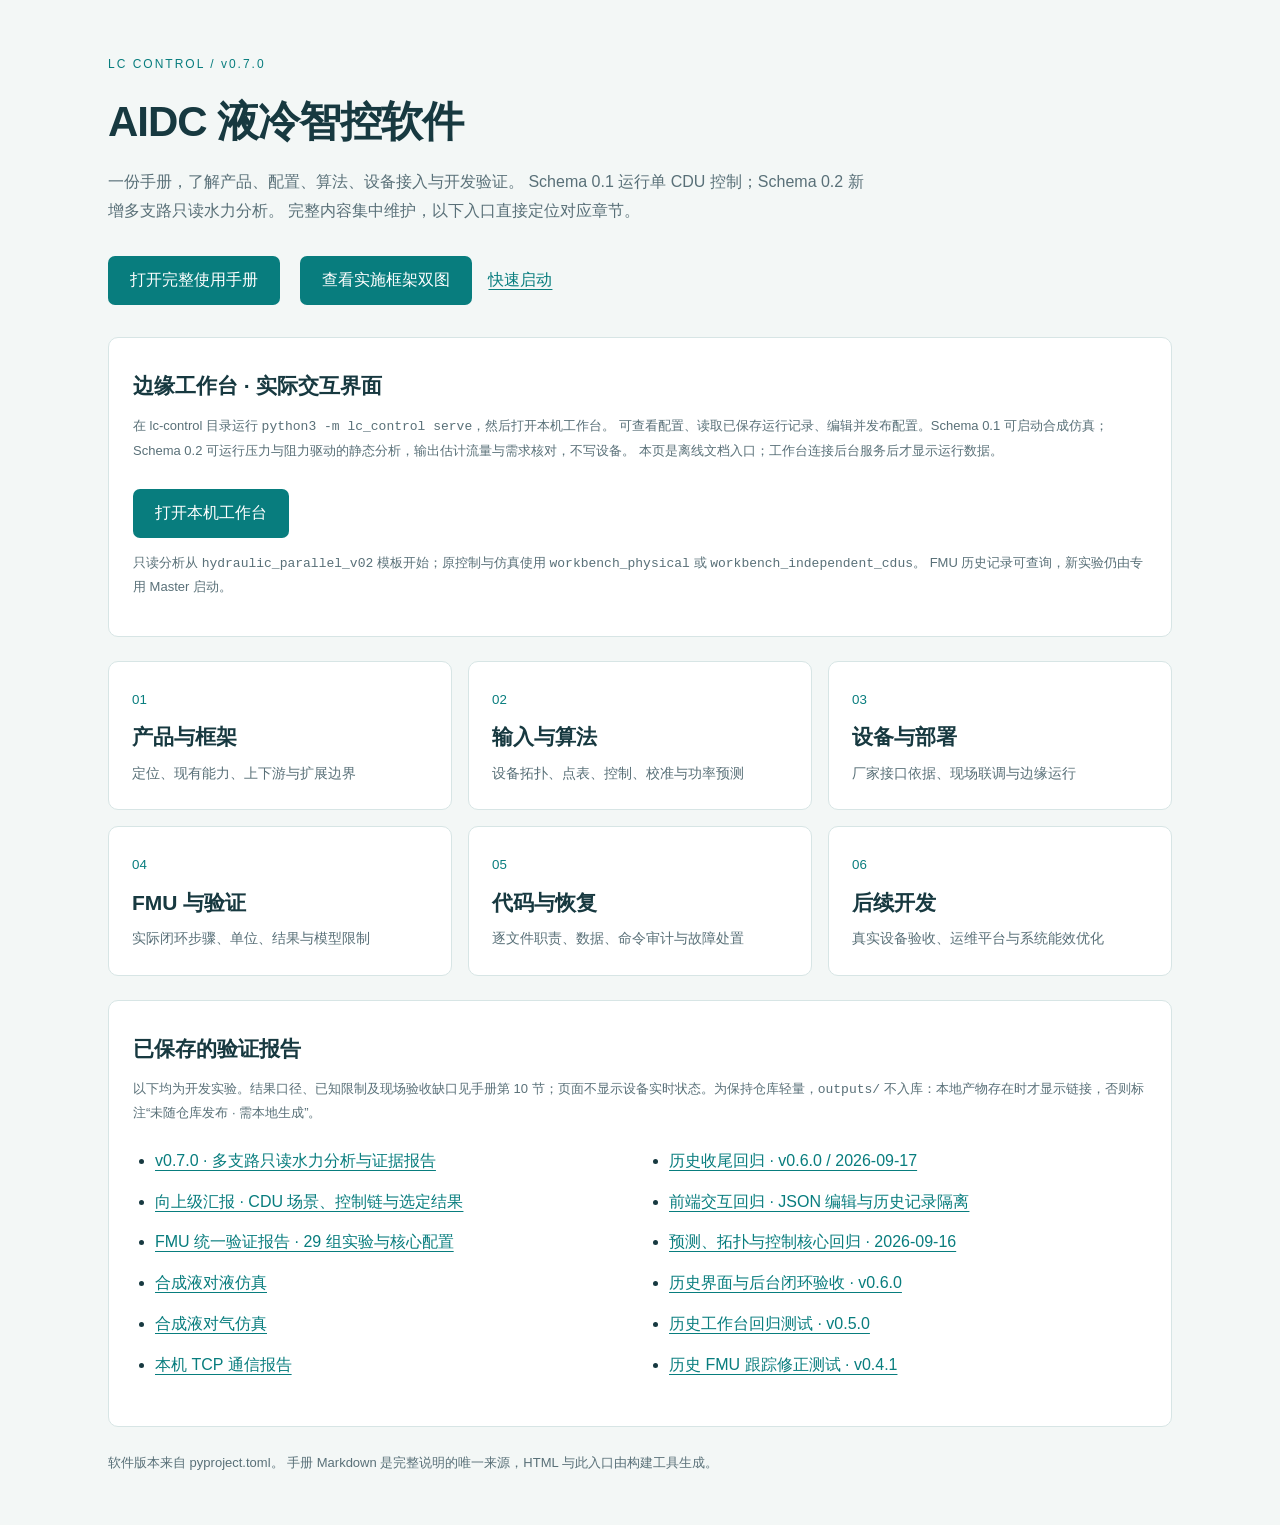
<file: lc-control/index.html>
<!doctype html><html lang="zh-CN"><head><meta charset="utf-8">
<meta name="viewport" content="width=device-width,initial-scale=1">
<title>LC Control · 产品与使用入口</title><style>
:root{color-scheme:light;--ink:#173940;--muted:#597078;--teal:#087d7e;--line:#d7e5e5}
*{box-sizing:border-box}body{margin:0;background:#f3f7f6;color:var(--ink);
font:16px/1.8 -apple-system,BlinkMacSystemFont,"PingFang SC",sans-serif}
main{max-width:1120px;margin:auto;padding:54px 28px}header{margin-bottom:32px}
.brand{color:var(--teal);font-size:12px;letter-spacing:2px}h1{font-size:42px;
line-height:1.35;letter-spacing:-1px;margin:18px 0}header p{max-width:770px;color:var(--muted)}
a{color:var(--teal);text-underline-offset:4px}.primary{display:inline-block;background:var(--teal);
color:white;padding:10px 22px;border-radius:7px;text-decoration:none;margin:14px 16px 0 0}
.grid{display:grid;grid-template-columns:repeat(3,1fr);gap:16px}.card{display:block;
background:white;border:1px solid var(--line);border-radius:10px;padding:23px;text-decoration:none;
color:var(--ink)}.card:hover{border-color:var(--teal);background:#fcfffe}.card small{color:var(--teal)}
h2{font-size:21px;line-height:1.5;margin:8px 0}.card p{font-size:14px;color:var(--muted);margin:8px 0 0}
section{background:white;border:1px solid var(--line);padding:24px;border-radius:10px;margin-top:24px}
section p,footer{font-size:13px;color:var(--muted)}ul{padding-left:22px;columns:2;column-gap:36px}
li{padding:6px 0;break-inside:avoid}.missing{color:var(--muted)}li small{display:block;color:#8a9ea4;font-size:12px}footer{margin-top:24px}a:focus-visible{outline:3px solid #c8993c;
outline-offset:4px}@media(max-width:800px){.grid{grid-template-columns:repeat(2,1fr)}
main{padding:32px 20px}h1{font-size:34px}}@media(max-width:520px){.grid{grid-template-columns:1fr}
ul{columns:1}.card{padding:18px}h1{font-size:30px}}
</style></head><body><main><header><div class="brand">LC CONTROL / v0.7.0</div>
<h1>AIDC 液冷智控软件</h1><p>一份手册，了解产品、配置、算法、设备接入与开发验证。
Schema 0.1 运行单 CDU 控制；Schema 0.2 新增多支路只读水力分析。
完整内容集中维护，以下入口直接定位对应章节。</p>
<a class="primary" href="docs/%E8%BE%B9%E7%BC%98%E6%B6%B2%E5%86%B7%E6%99%BA%E6%8E%A7%E4%BA%A7%E5%93%81%E5%AE%A1%E6%9F%A5%E4%B8%8E%E4%BD%BF%E7%94%A8%E6%89%8B%E5%86%8C.html">打开完整使用手册</a>
<a class="primary" href="docs/实施框架与通信链路.html">查看实施框架双图</a><a href="README.md">快速启动</a>
</header><section style="margin-bottom:24px"><h2>边缘工作台 · 实际交互界面</h2>
<p>在 lc-control 目录运行 <code>python3 -m lc_control serve</code>，然后打开本机工作台。
可查看配置、读取已保存运行记录、编辑并发布配置。Schema 0.1 可启动合成仿真；
Schema 0.2 可运行压力与阻力驱动的静态分析，输出估计流量与需求核对，不写设备。
本页是离线文档入口；工作台连接后台服务后才显示运行数据。</p>
<a class="primary" href="http://127.0.0.1:8765">打开本机工作台</a>
<p>只读分析从 <code>hydraulic_parallel_v02</code> 模板开始；原控制与仿真使用
<code>workbench_physical</code> 或 <code>workbench_independent_cdus</code>。
FMU 历史记录可查询，新实验仍由专用 Master 启动。</p>
</section><div class="grid"><a class="card" href="docs/%E8%BE%B9%E7%BC%98%E6%B6%B2%E5%86%B7%E6%99%BA%E6%8E%A7%E4%BA%A7%E5%93%81%E5%AE%A1%E6%9F%A5%E4%B8%8E%E4%BD%BF%E7%94%A8%E6%89%8B%E5%86%8C.html#section-2"><small>01</small><h2>产品与框架</h2><p>定位、现有能力、上下游与扩展边界</p></a><a class="card" href="docs/%E8%BE%B9%E7%BC%98%E6%B6%B2%E5%86%B7%E6%99%BA%E6%8E%A7%E4%BA%A7%E5%93%81%E5%AE%A1%E6%9F%A5%E4%B8%8E%E4%BD%BF%E7%94%A8%E6%89%8B%E5%86%8C.html#section-3"><small>02</small><h2>输入与算法</h2><p>设备拓扑、点表、控制、校准与功率预测</p></a><a class="card" href="docs/%E8%BE%B9%E7%BC%98%E6%B6%B2%E5%86%B7%E6%99%BA%E6%8E%A7%E4%BA%A7%E5%93%81%E5%AE%A1%E6%9F%A5%E4%B8%8E%E4%BD%BF%E7%94%A8%E6%89%8B%E5%86%8C.html#section-7"><small>03</small><h2>设备与部署</h2><p>厂家接口依据、现场联调与边缘运行</p></a><a class="card" href="docs/%E8%BE%B9%E7%BC%98%E6%B6%B2%E5%86%B7%E6%99%BA%E6%8E%A7%E4%BA%A7%E5%93%81%E5%AE%A1%E6%9F%A5%E4%B8%8E%E4%BD%BF%E7%94%A8%E6%89%8B%E5%86%8C.html#section-9"><small>04</small><h2>FMU 与验证</h2><p>实际闭环步骤、单位、结果与模型限制</p></a><a class="card" href="docs/%E8%BE%B9%E7%BC%98%E6%B6%B2%E5%86%B7%E6%99%BA%E6%8E%A7%E4%BA%A7%E5%93%81%E5%AE%A1%E6%9F%A5%E4%B8%8E%E4%BD%BF%E7%94%A8%E6%89%8B%E5%86%8C.html#section-11"><small>05</small><h2>代码与恢复</h2><p>逐文件职责、数据、命令审计与故障处置</p></a><a class="card" href="docs/%E8%BE%B9%E7%BC%98%E6%B6%B2%E5%86%B7%E6%99%BA%E6%8E%A7%E4%BA%A7%E5%93%81%E5%AE%A1%E6%9F%A5%E4%B8%8E%E4%BD%BF%E7%94%A8%E6%89%8B%E5%86%8C.html#section-13"><small>06</small><h2>后续开发</h2><p>真实设备验收、运维平台与系统能效优化</p></a></div><section><h2>已保存的验证报告</h2>
<p>以下均为开发实验。结果口径、已知限制及现场验收缺口见手册第 10 节；页面不显示设备实时状态。为保持仓库轻量，<code>outputs/</code> 不入库：本地产物存在时才显示链接，否则标注“未随仓库发布 · 需本地生成”。</p>
<ul><li><a href="outputs/hydraulic-analysis/index.html">v0.7.0 · 多支路只读水力分析与证据报告</a></li><li><a href="outputs/cdu-briefing-20260916/index.html">向上级汇报 · CDU 场景、控制链与选定结果</a></li><li><a href="outputs/fmu-validation-20260915/index.html">FMU 统一验证报告 · 29 组实验与核心配置</a></li><li><a href="outputs/no-hardware-l2l-20260914/report.html">合成液对液仿真</a></li><li><a href="outputs/no-hardware-l2a-20260914/report.html">合成液对气仿真</a></li><li><a href="outputs/wire-demo/report.html">本机 TCP 通信报告</a></li><li><a href="outputs/test-results-release-closure-20260917.txt">历史收尾回归 · v0.6.0 / 2026-09-17</a></li><li><a href="outputs/test-results-frontend-closure-20260917.txt">前端交互回归 · JSON 编辑与历史记录隔离</a></li><li><a href="outputs/test-results-console-v060-20260916.txt">预测、拓扑与控制核心回归 · 2026-09-16</a></li><li><a href="outputs/console-v060-acceptance-20260916/verification.json">历史界面与后台闭环验收 · v0.6.0</a></li><li><a href="outputs/test-results-workbench-20260916.txt">历史工作台回归测试 · v0.5.0</a></li><li><a href="outputs/test-results-tracking-correction.txt">历史 FMU 跟踪修正测试 · v0.4.1</a></li></ul></section><footer>软件版本来自 pyproject.toml。
手册 Markdown 是完整说明的唯一来源，HTML 与此入口由构建工具生成。</footer></main></body></html>
</file>
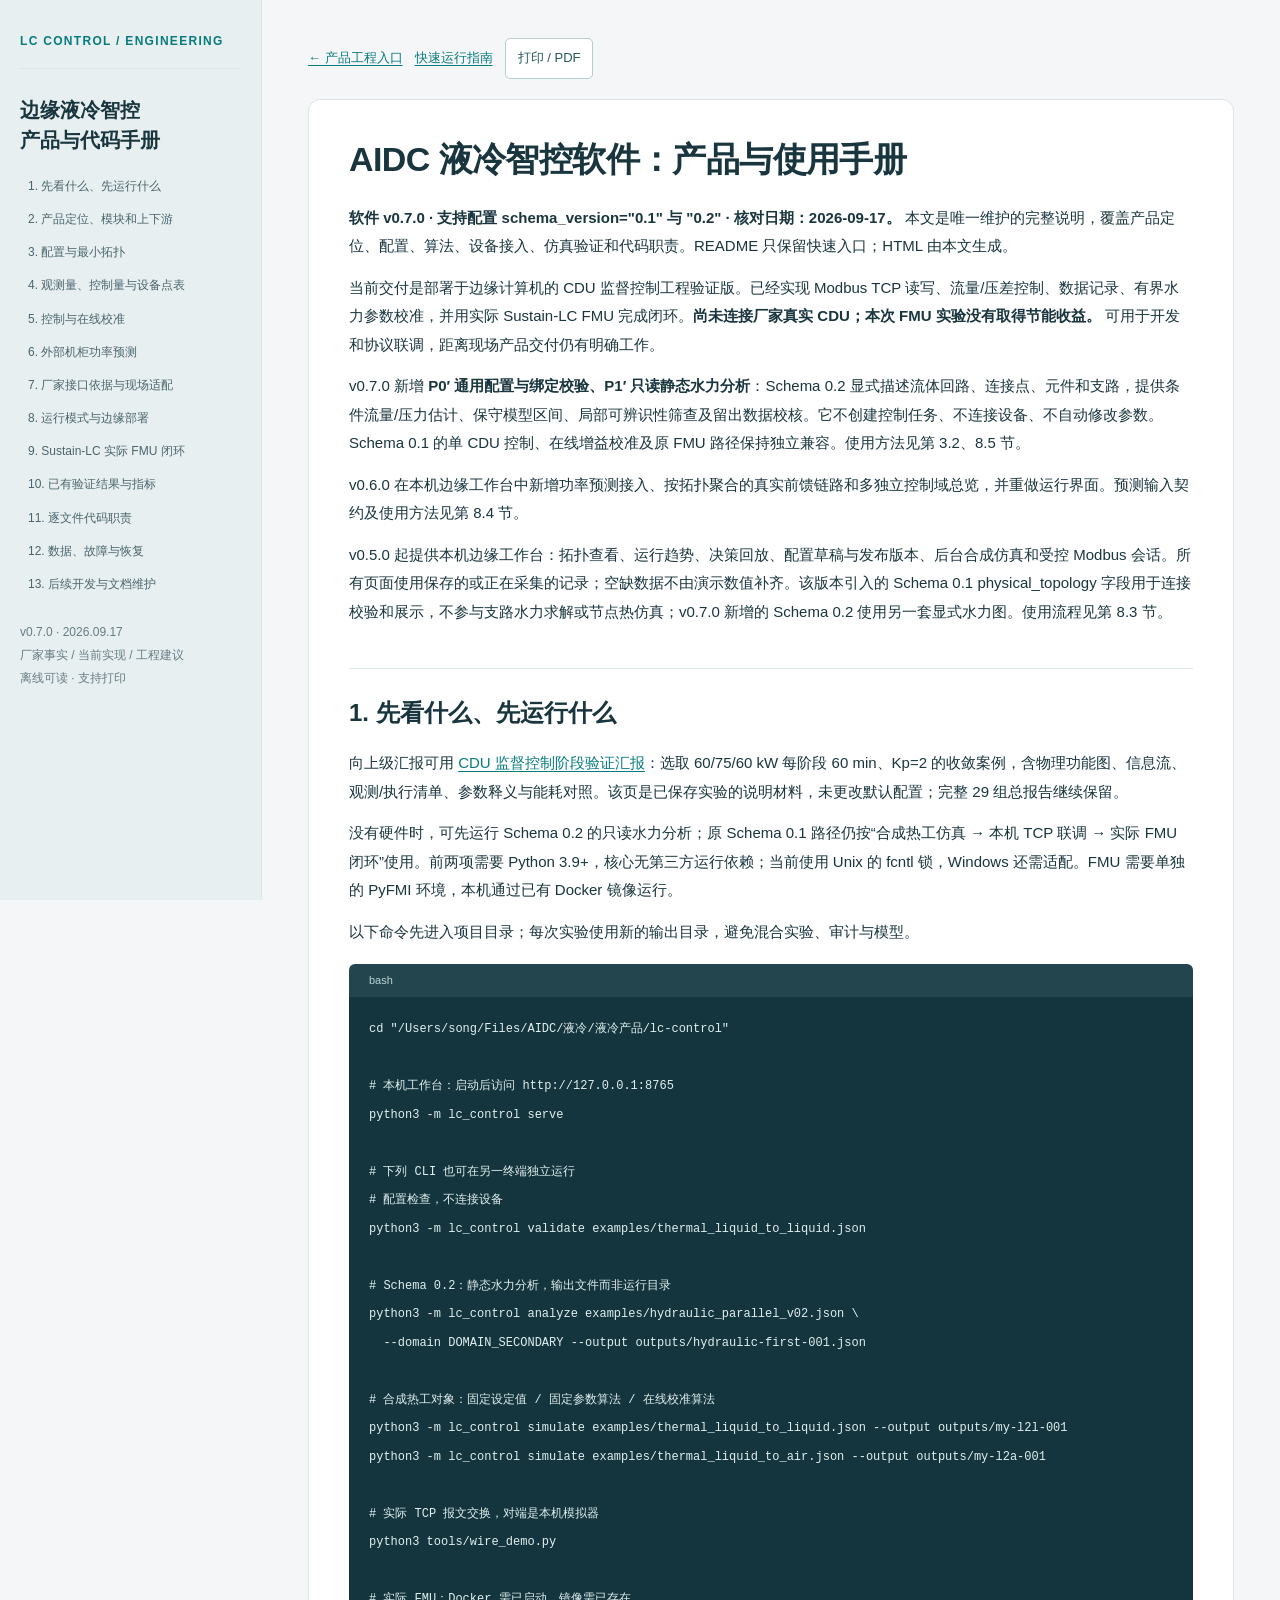
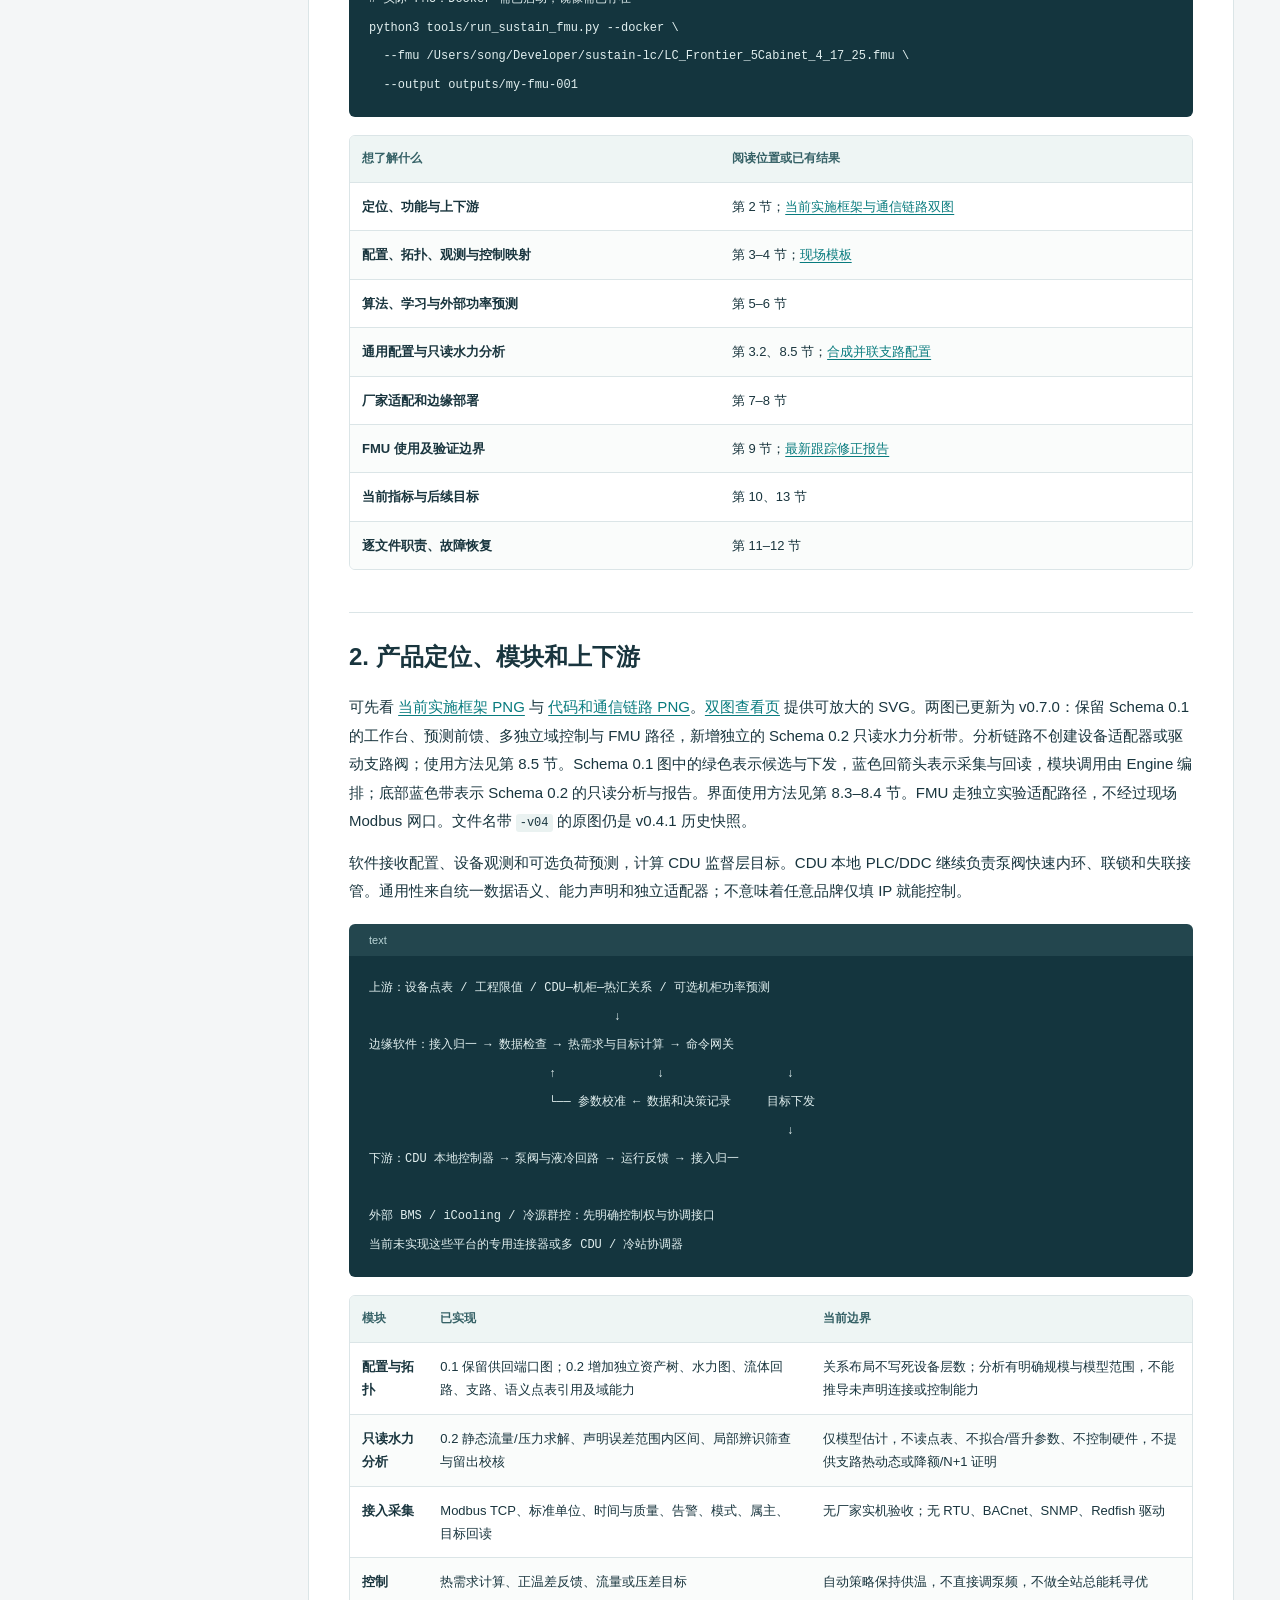
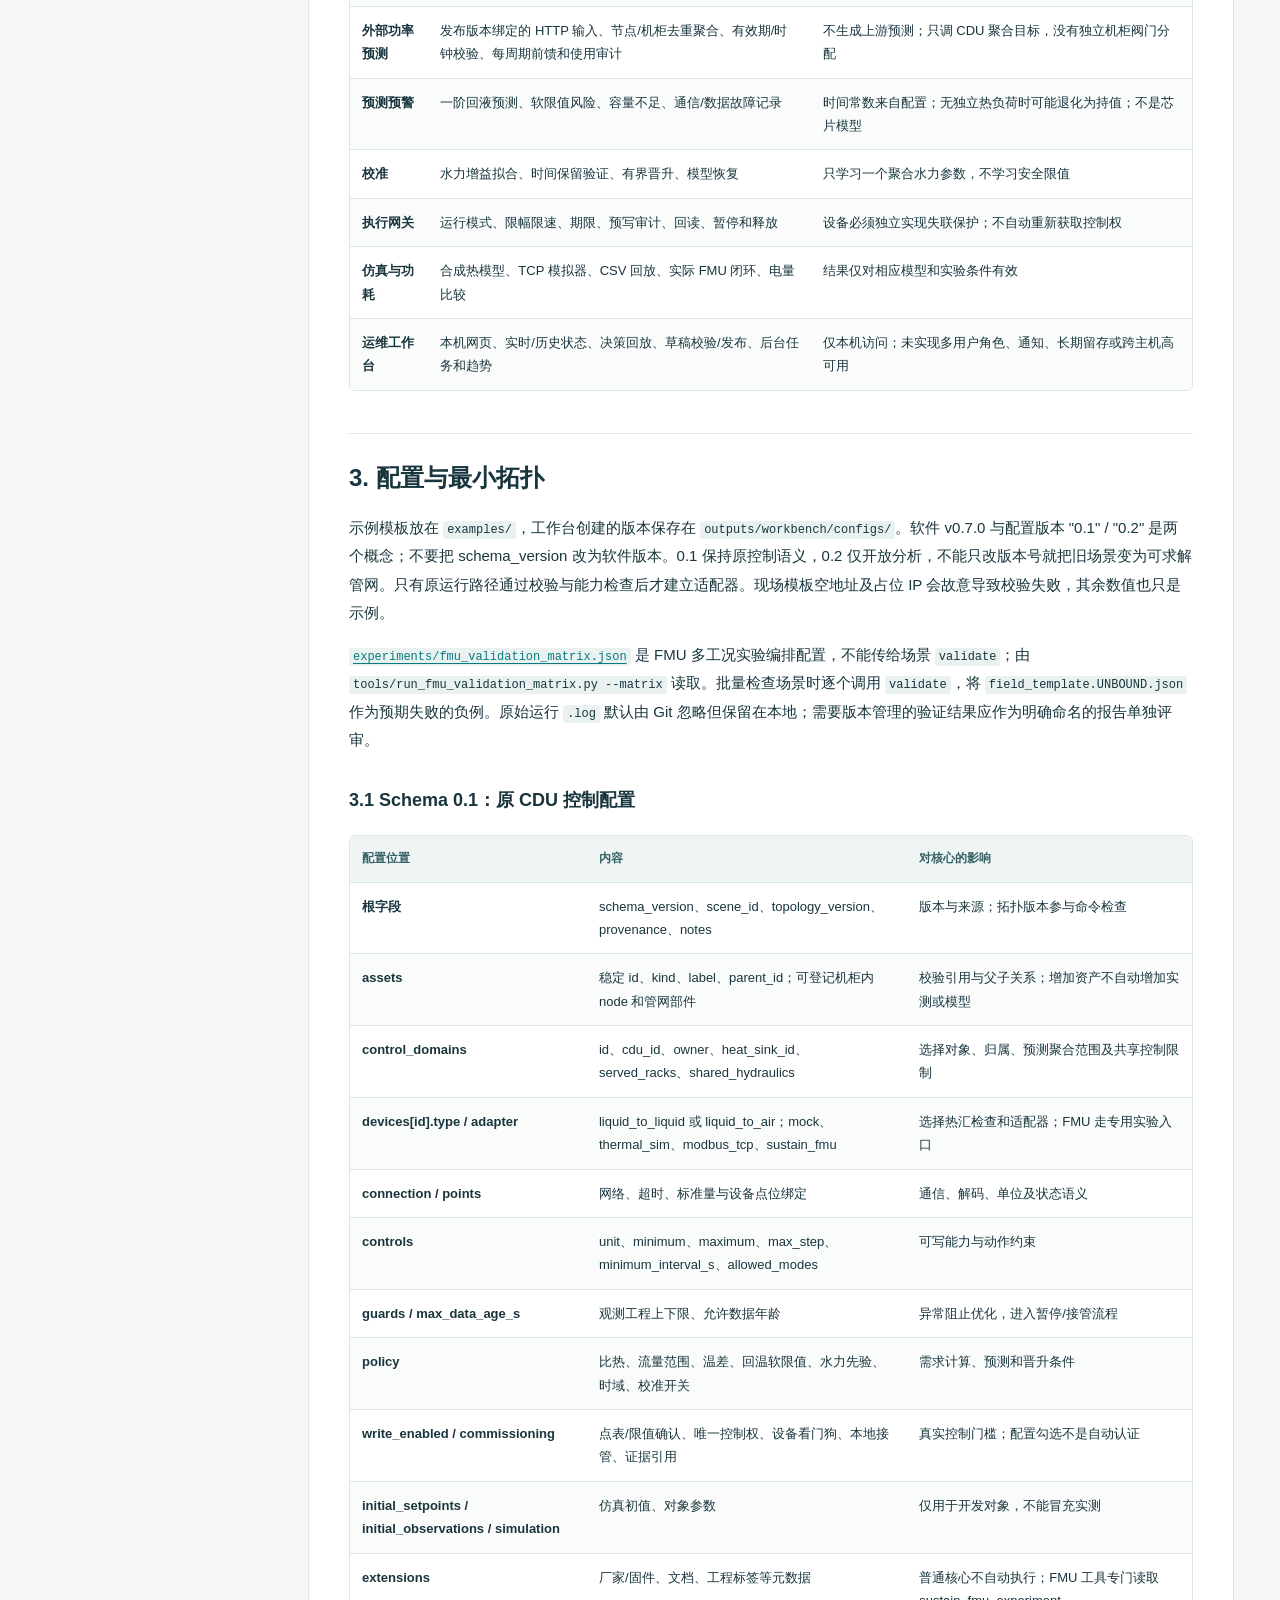
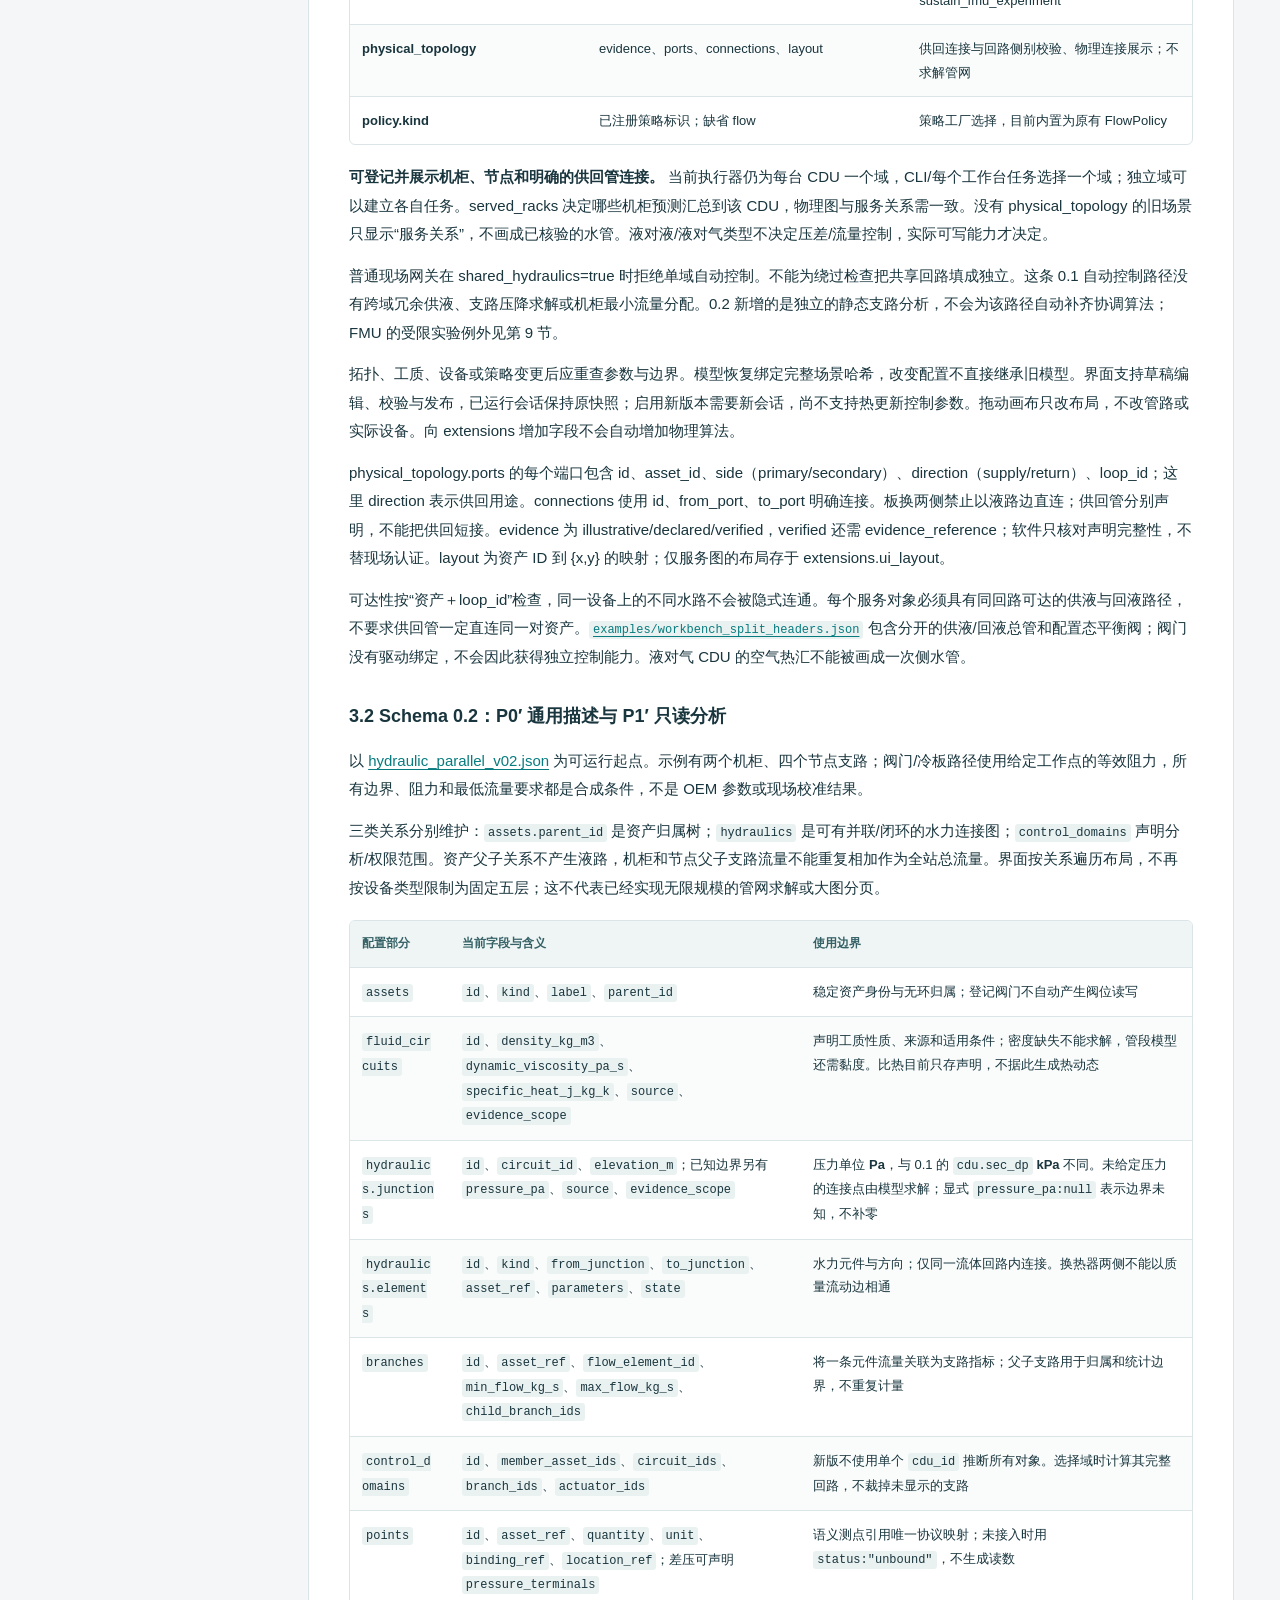
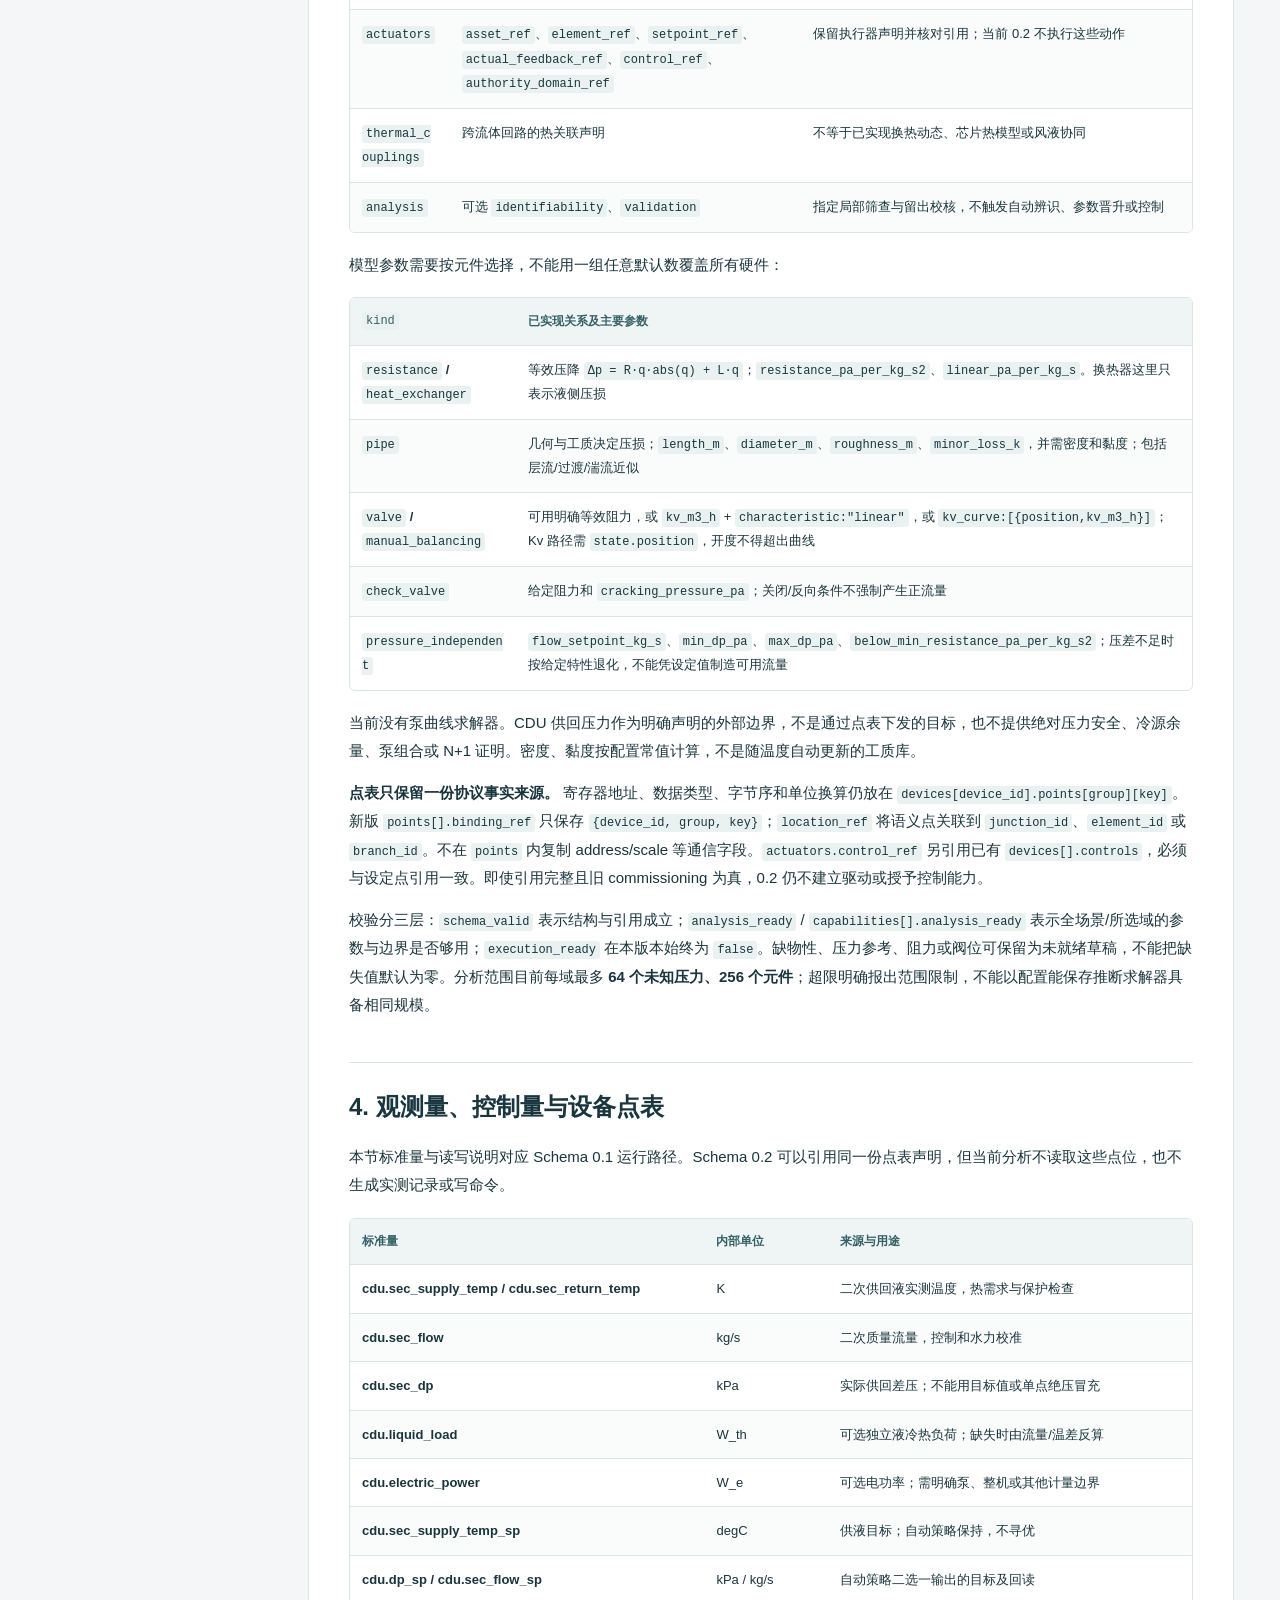
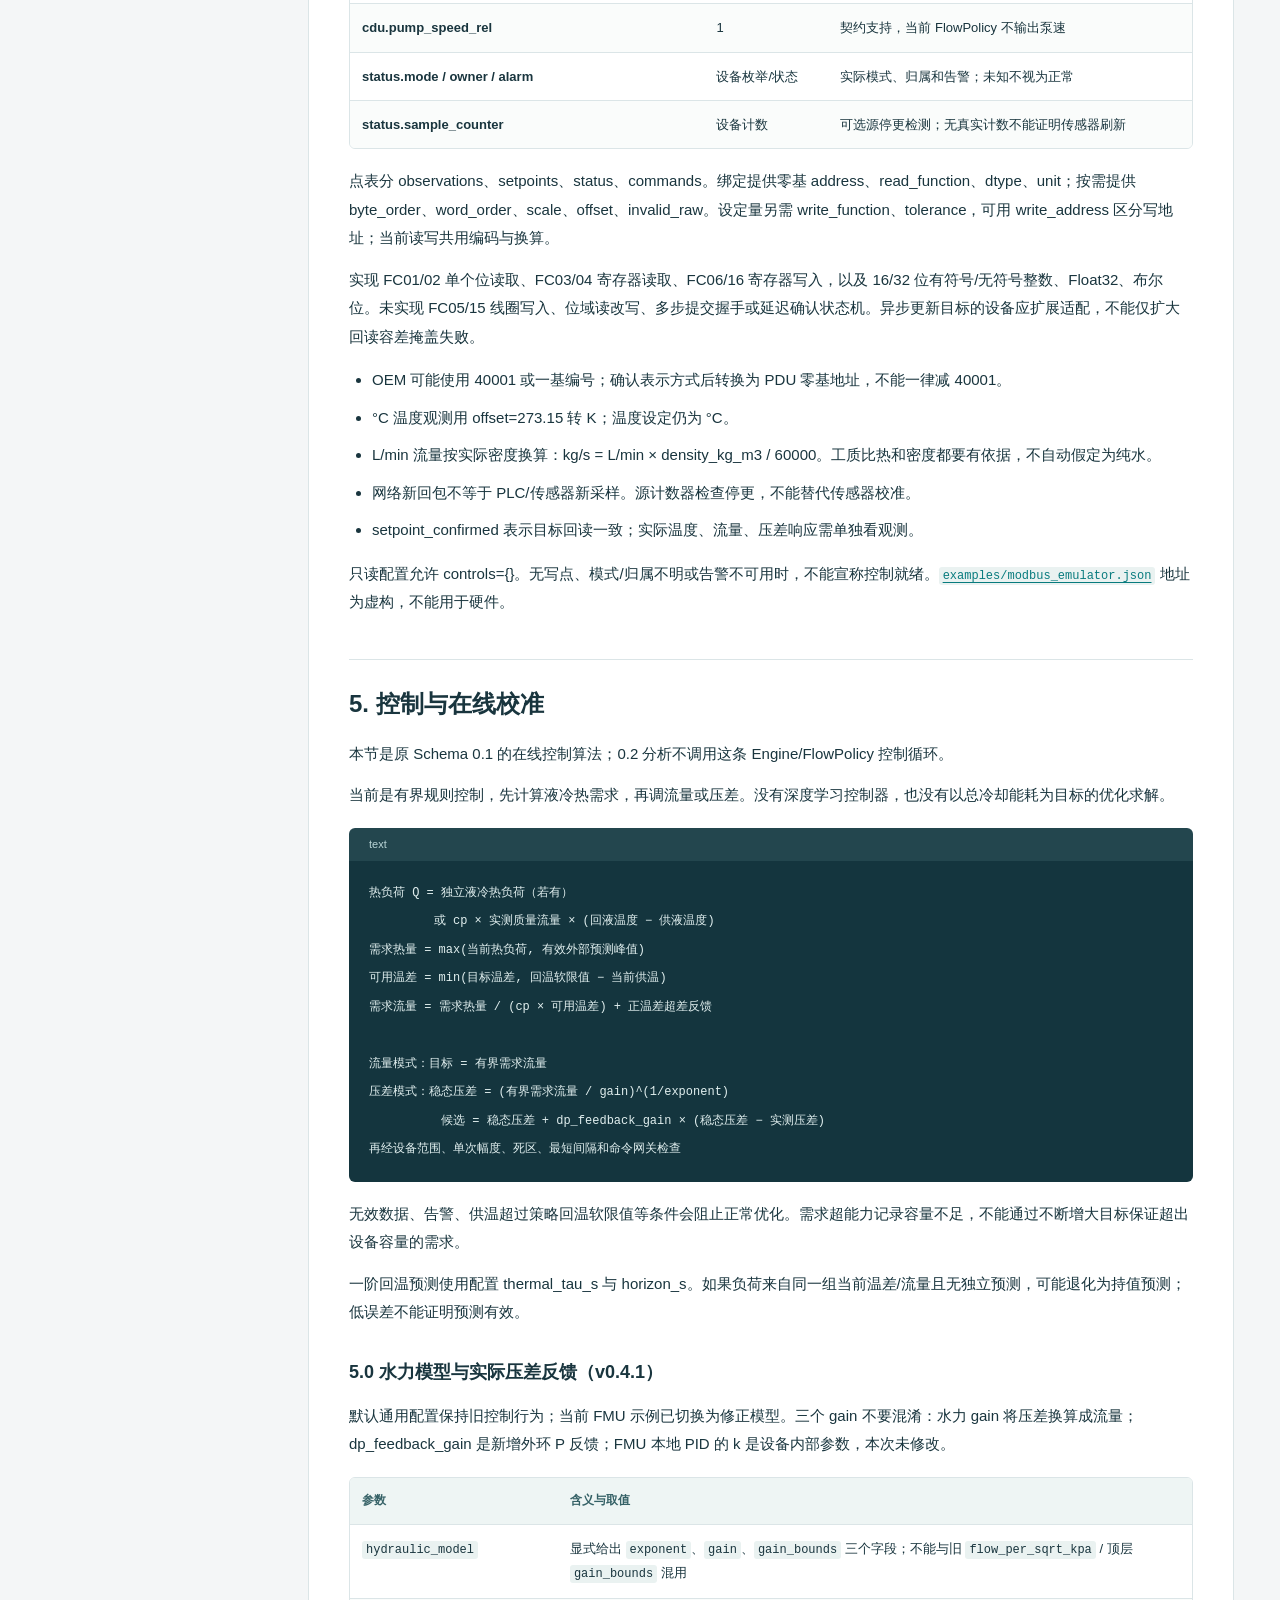
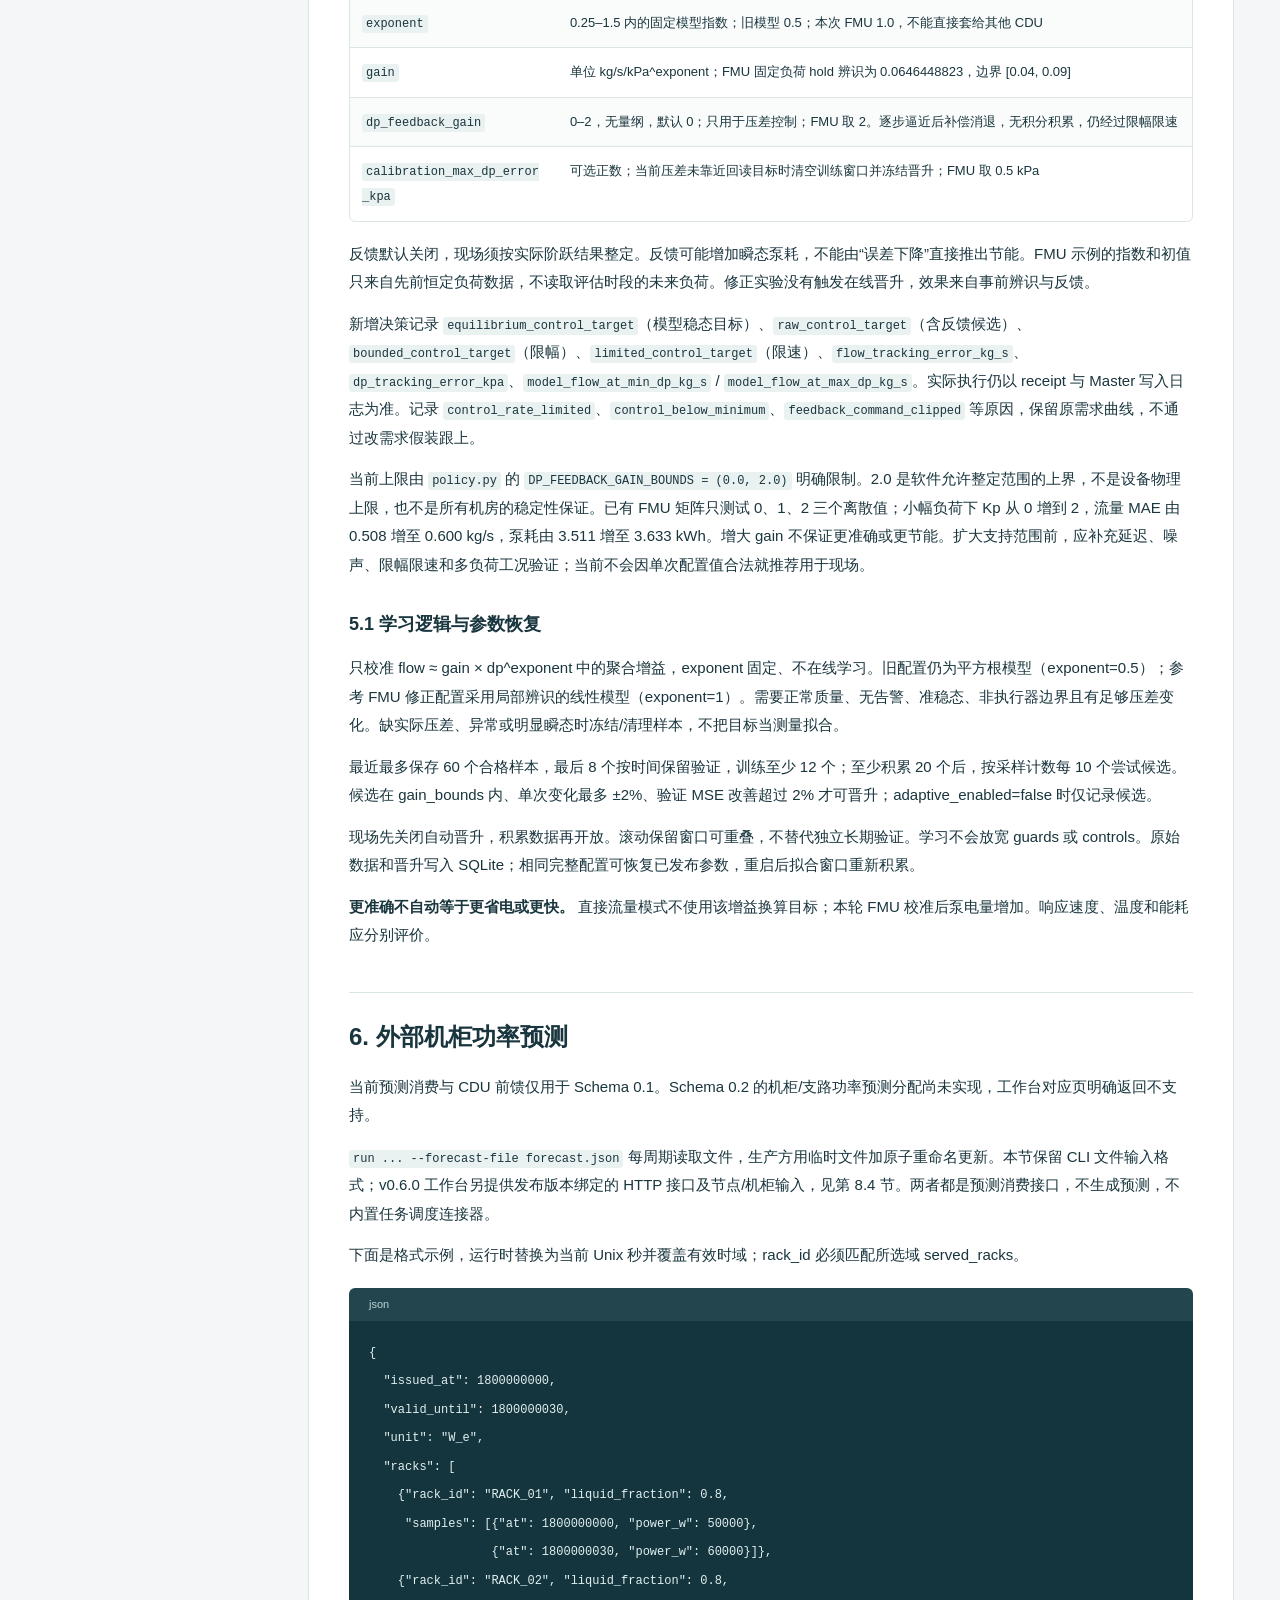
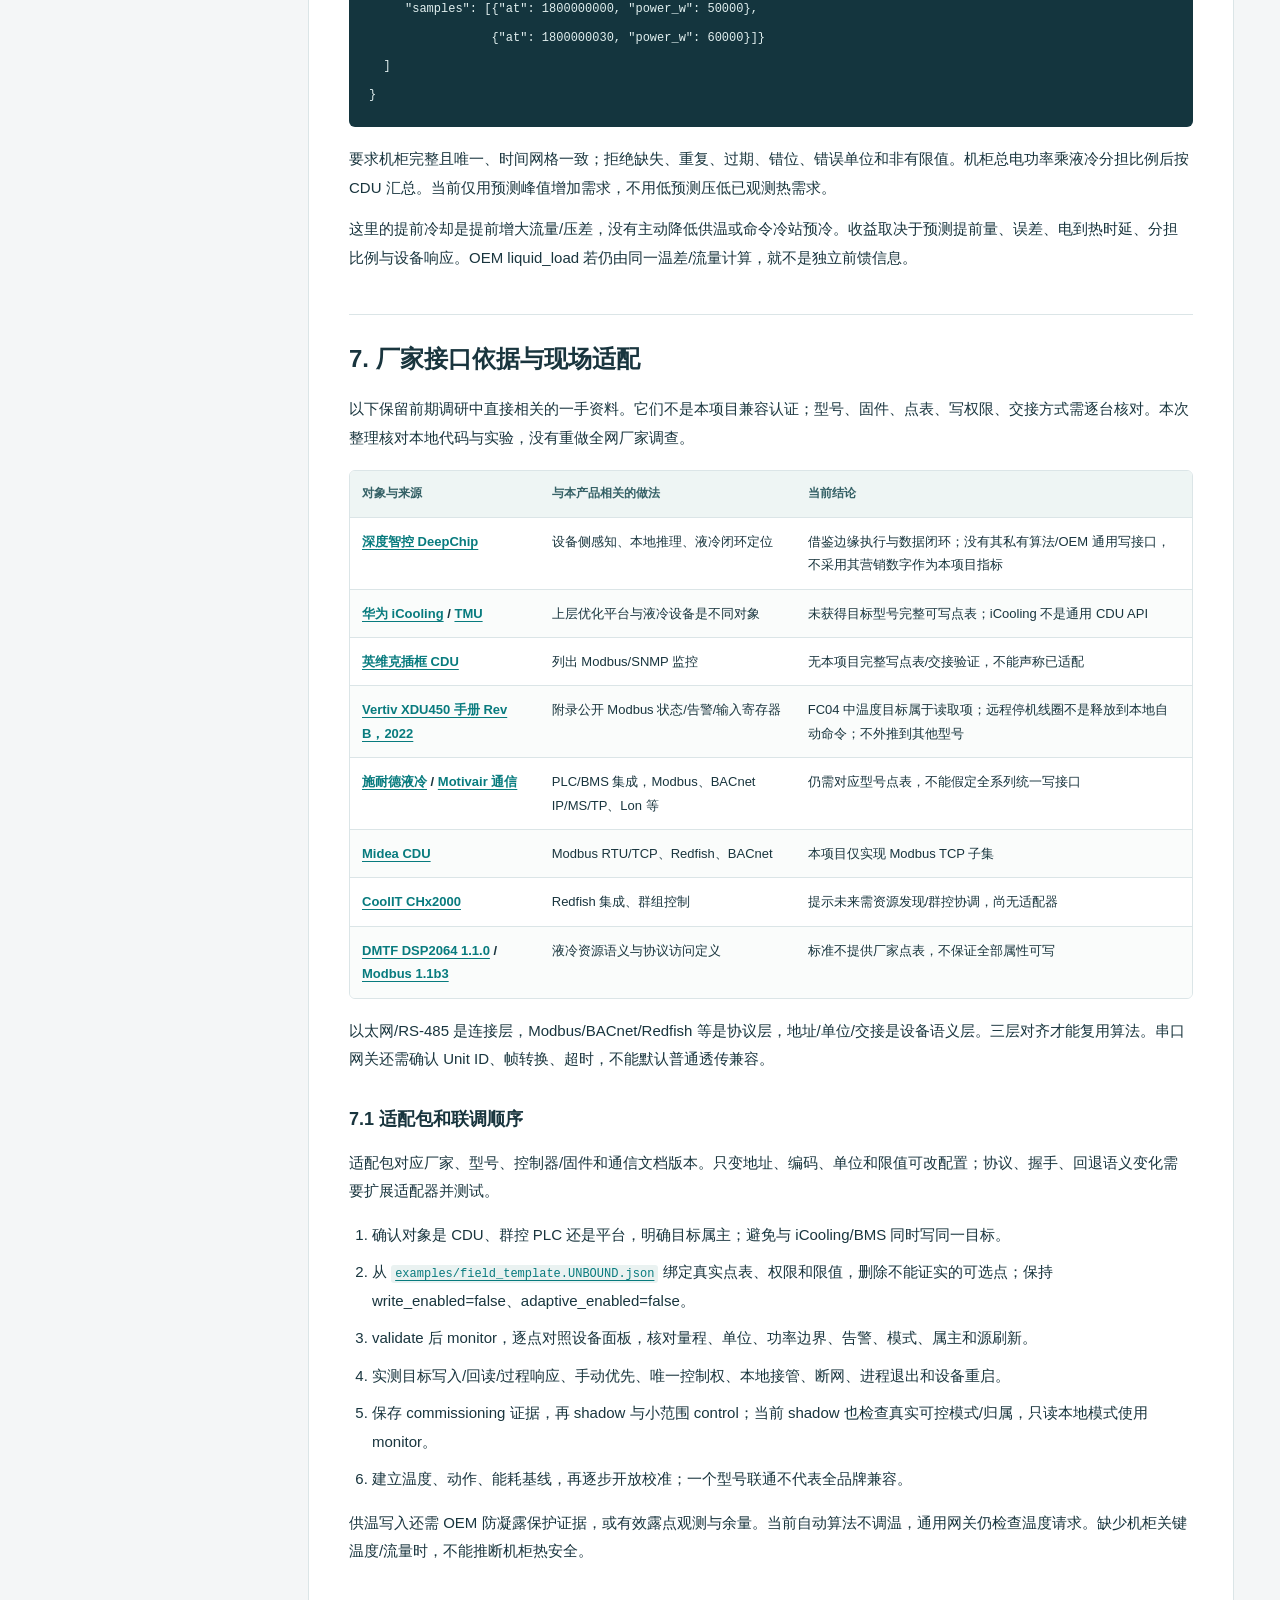
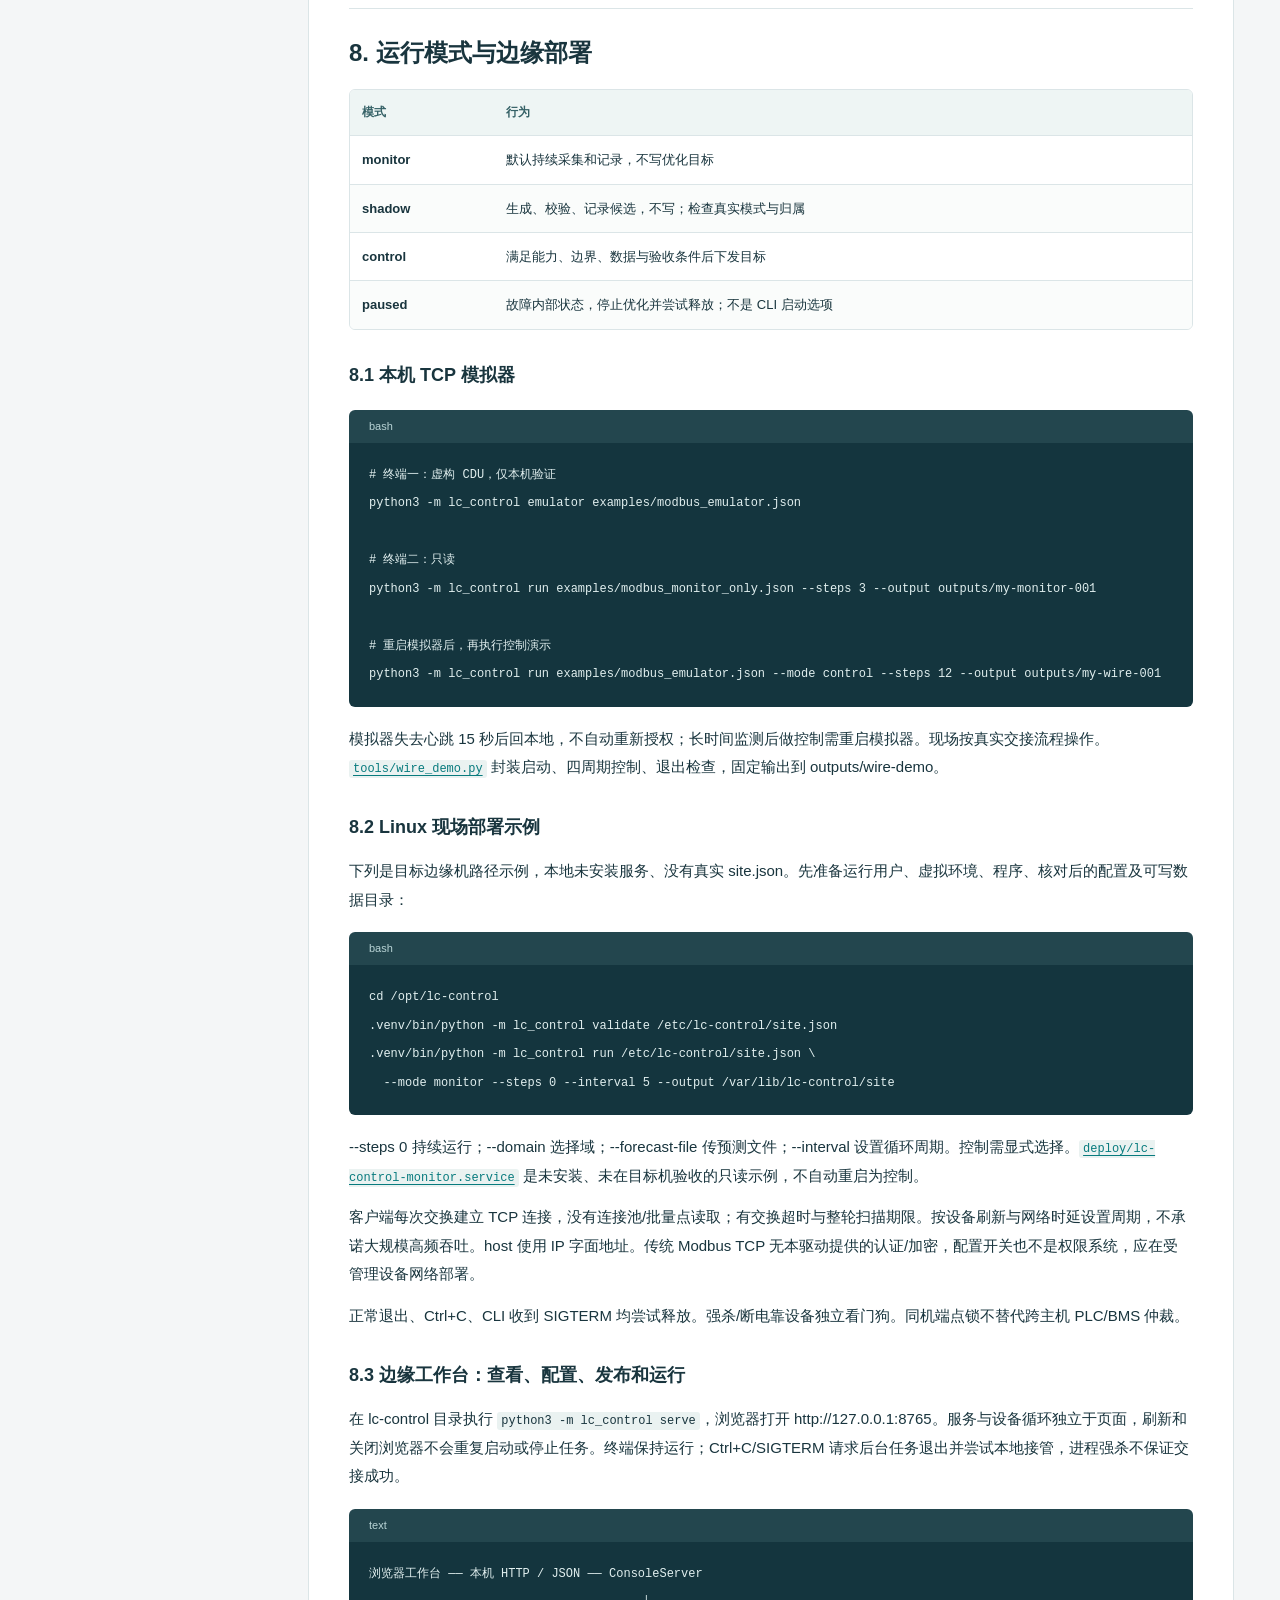
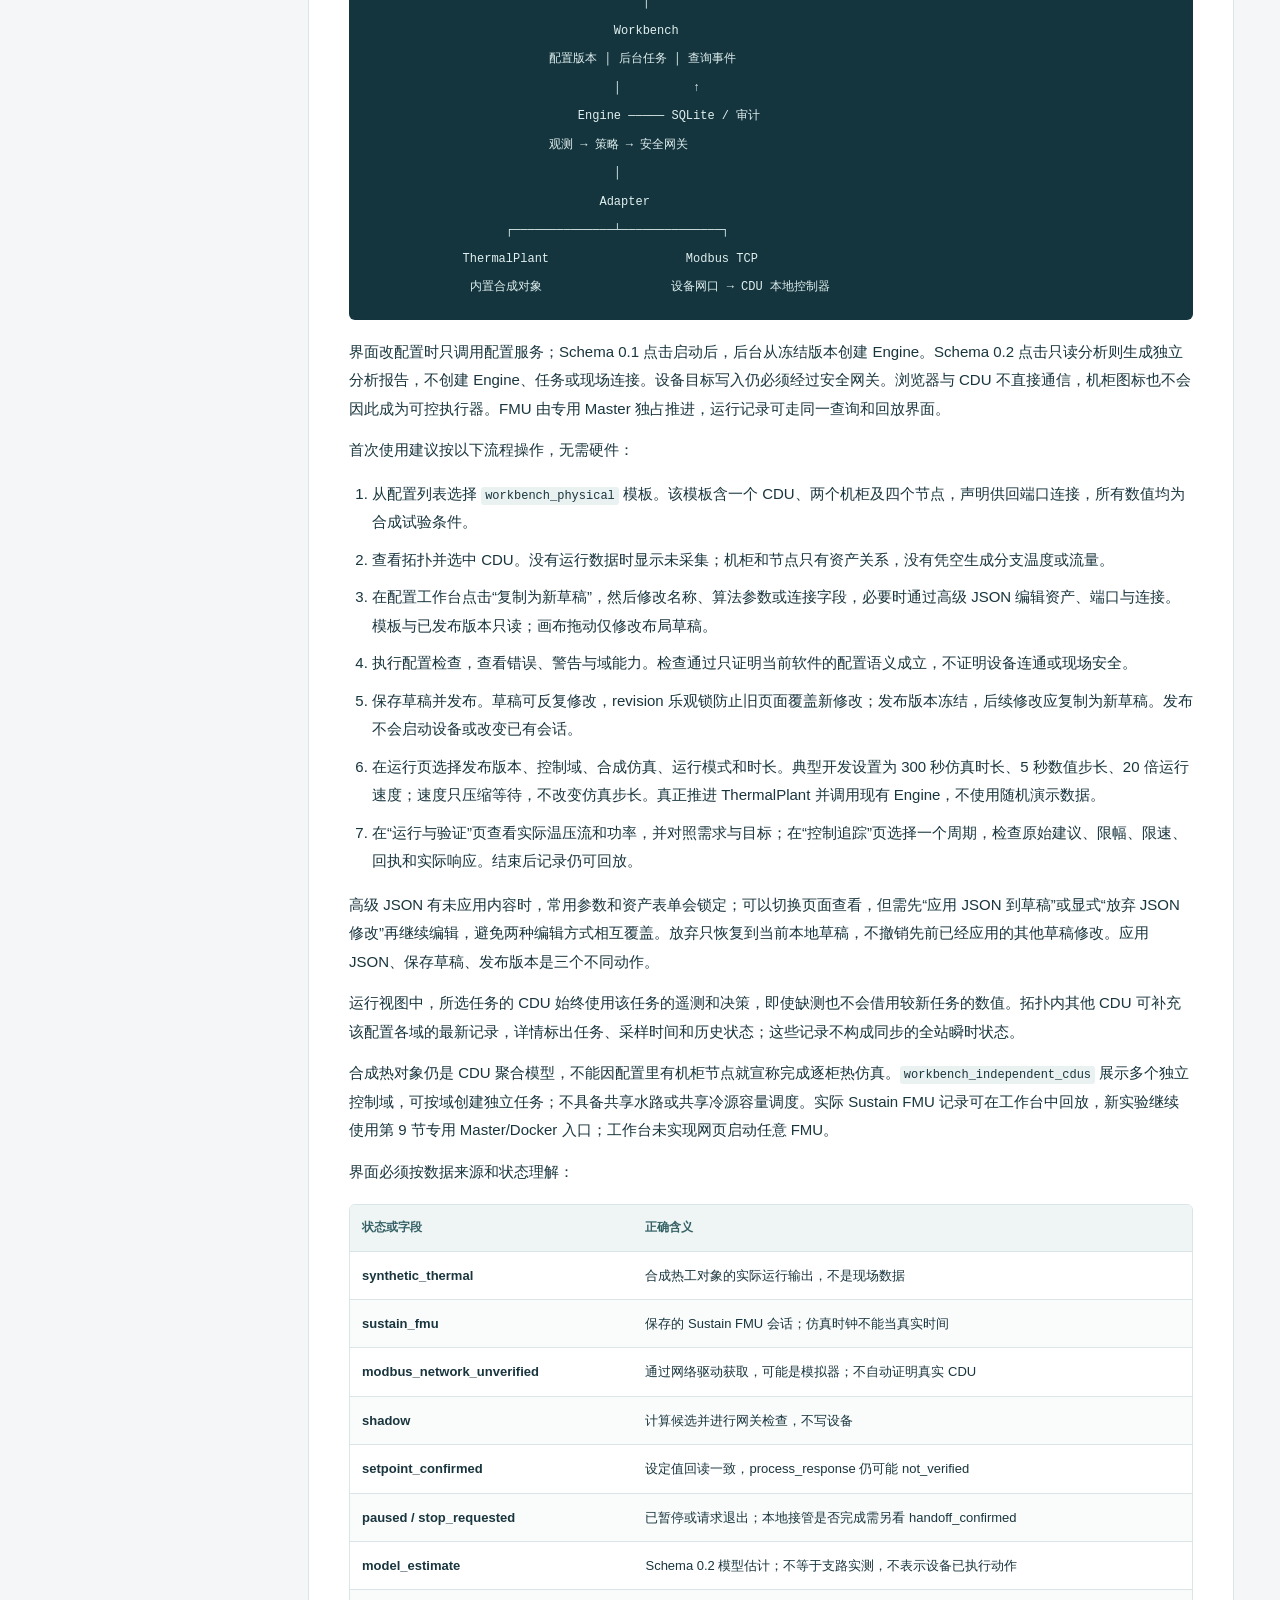
<file: AIDC液冷软件产品设计与验证方案.html>
<!doctype html><html lang="zh-CN"><head><meta charset="utf-8">
<meta name="viewport" content="width=device-width,initial-scale=1">
<meta http-equiv="refresh" content="0;url=lc-control/docs/%E8%BE%B9%E7%BC%98%E6%B6%B2%E5%86%B7%E6%99%BA%E6%8E%A7%E4%BA%A7%E5%93%81%E5%AE%A1%E6%9F%A5%E4%B8%8E%E4%BD%BF%E7%94%A8%E6%89%8B%E5%86%8C.html">
<title>AIDC 液冷智控软件 · 当前使用手册</title></head><body>
<p>产品设计、设备接入、算法、代码与验证说明已合并为一份当前手册。</p>
<p><a href="lc-control/docs/%E8%BE%B9%E7%BC%98%E6%B6%B2%E5%86%B7%E6%99%BA%E6%8E%A7%E4%BA%A7%E5%93%81%E5%AE%A1%E6%9F%A5%E4%B8%8E%E4%BD%BF%E7%94%A8%E6%89%8B%E5%86%8C.html">打开产品与使用手册</a></p></body></html>
</file>
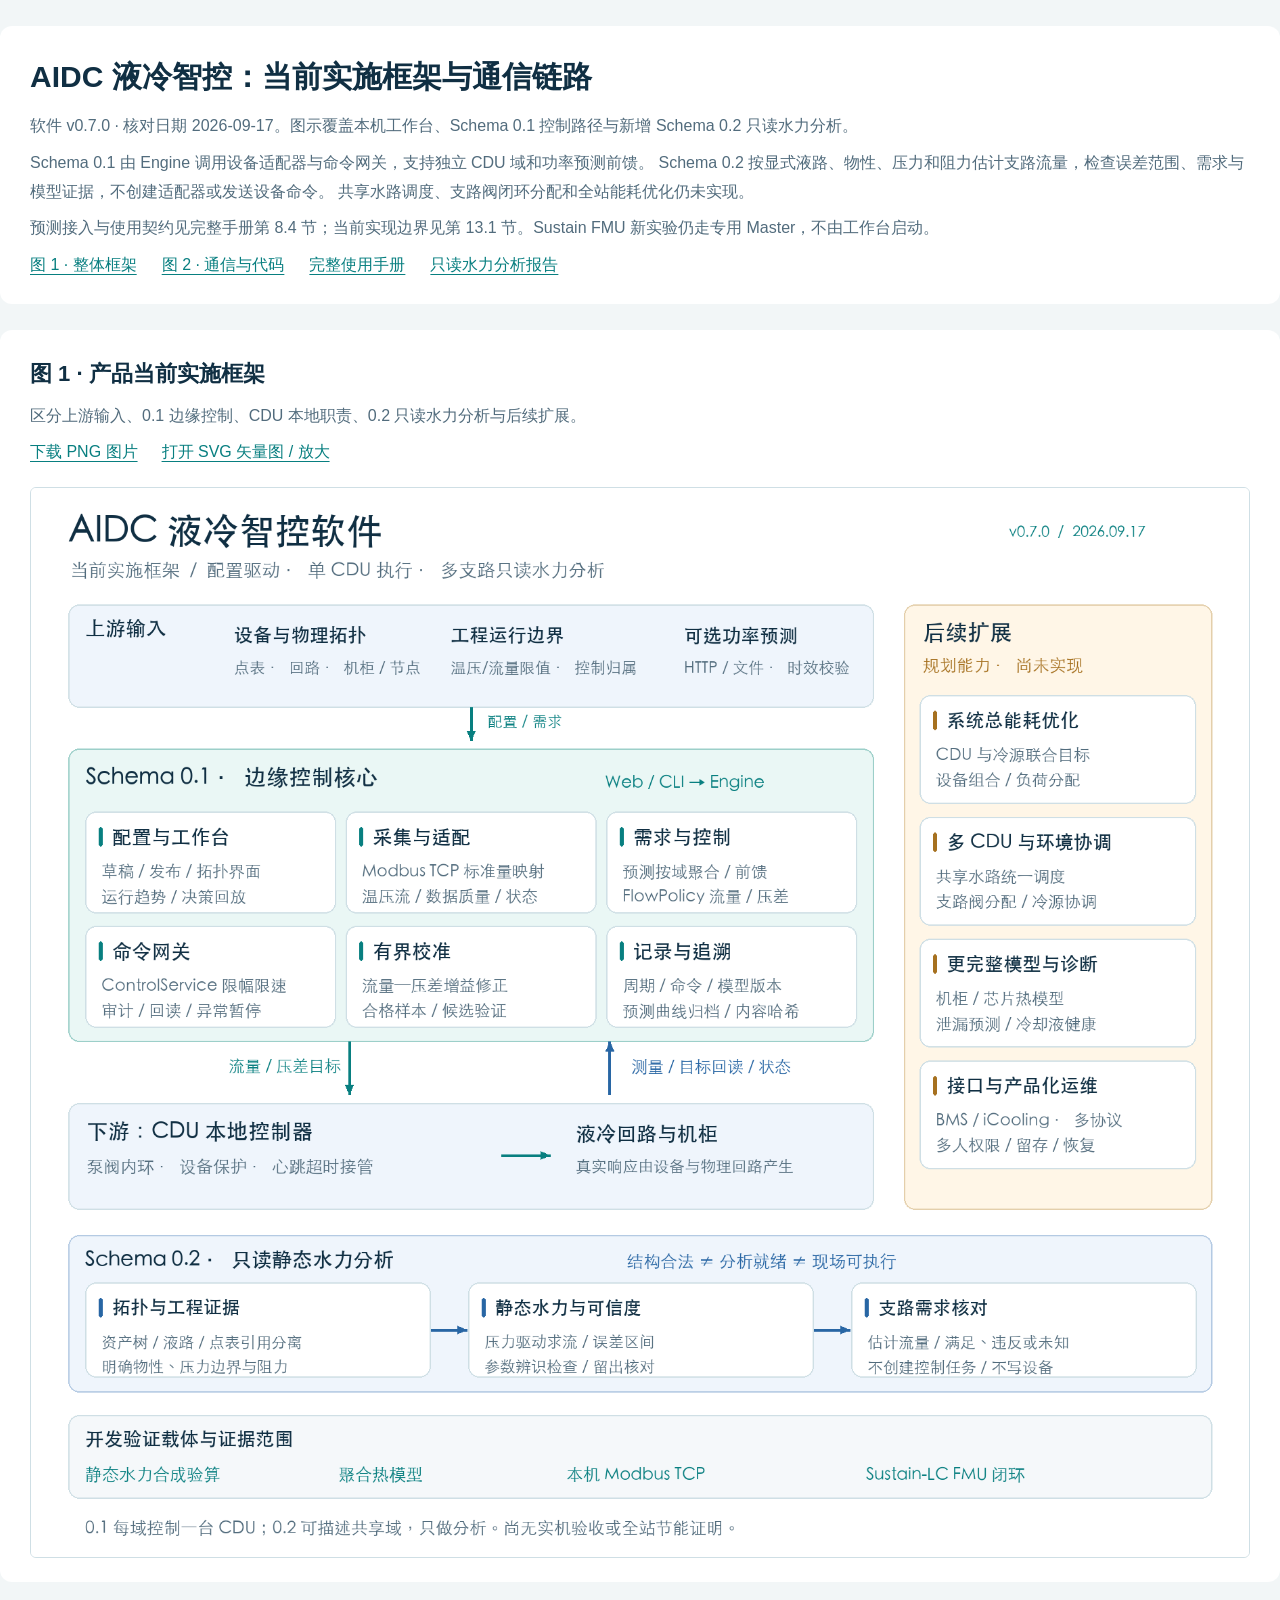
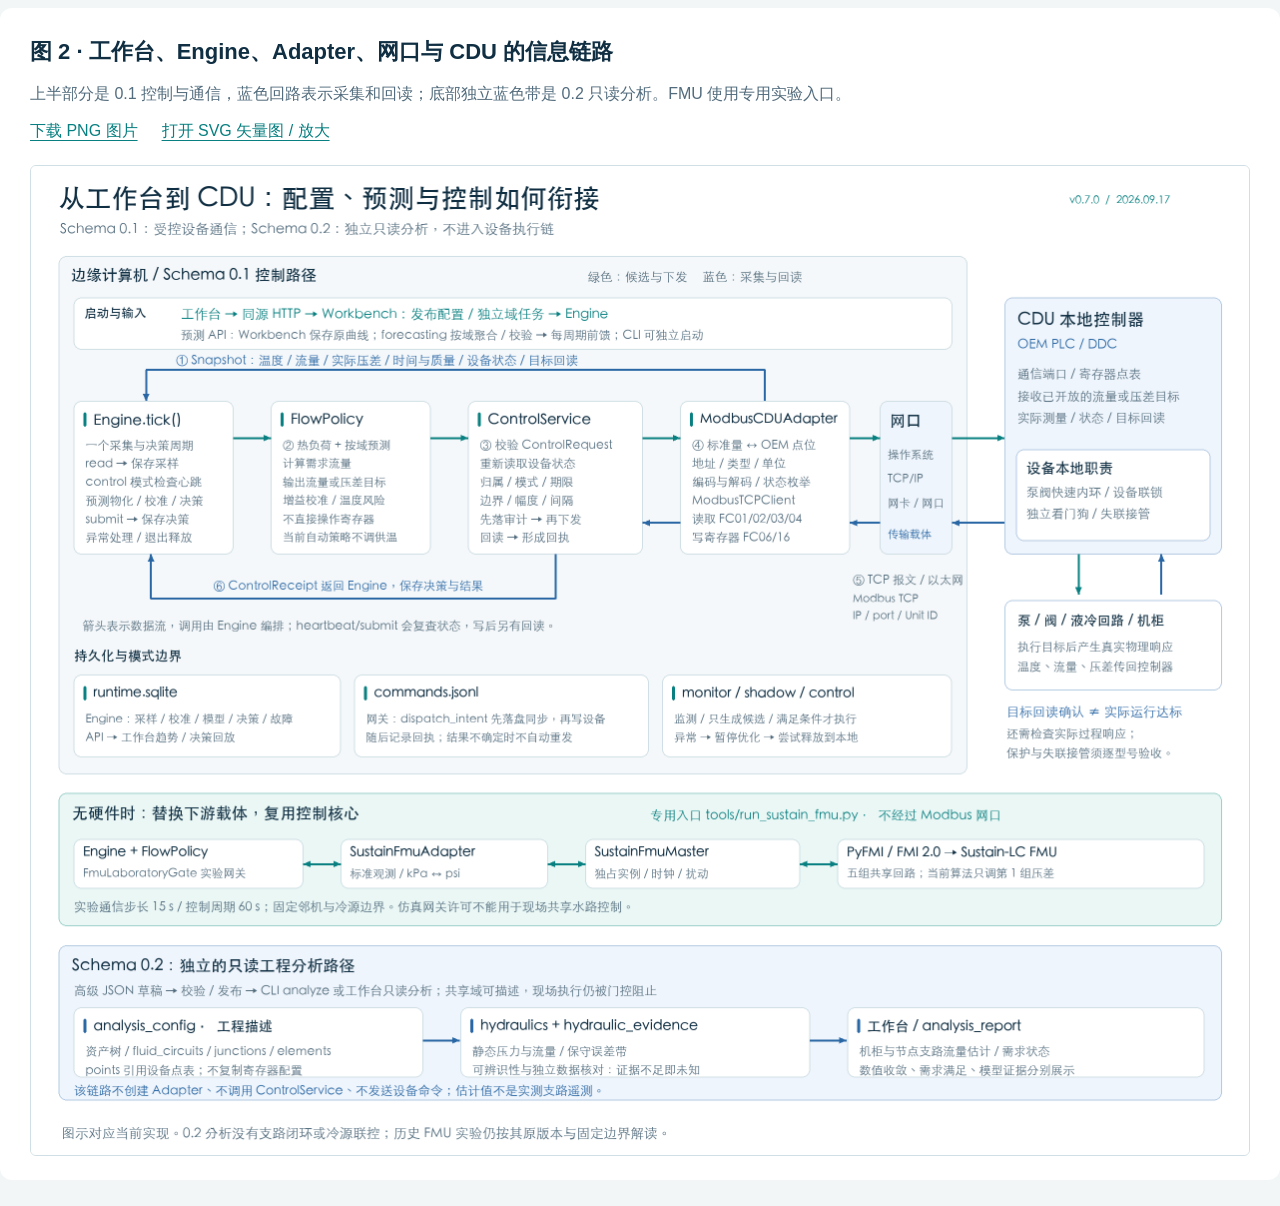
<file: lc-control/docs/实施框架与通信链路.html>
<!doctype html><html lang="zh-CN"><head><meta charset="utf-8">
<meta name="viewport" content="width=device-width,initial-scale=1">
<title>AIDC 液冷智控 · 实施框架与通信链路</title><style>
*{box-sizing:border-box}body{margin:0;background:#f2f6f7;color:#102f43;
font:16px/1.8 -apple-system,BlinkMacSystemFont,"PingFang SC",sans-serif}
header,section{max-width:1580px;margin:26px auto;padding:24px 30px;background:white;border-radius:12px}
h1{font-size:30px;margin:0}h2{font-size:22px;margin:0 0 8px}p{color:#526c7d;margin:8px 0}
a{color:#087f80;text-underline-offset:4px}nav{display:flex;gap:25px;flex-wrap:wrap}
img{display:block;width:100%;height:auto;margin-top:20px;border:1px solid #cfdfE5;border-radius:6px}
.links{display:flex;gap:24px}footer{font-size:13px;color:#526c7d} @media print{header,.links{display:none}
section{page-break-after:always;margin:0;padding:0}img{border:0} @page{size:A3 landscape;margin:10mm}}
</style></head><body><header><h1>AIDC 液冷智控：当前实施框架与通信链路</h1>
<p>软件 v0.7.0 · 核对日期 2026-09-17。图示覆盖本机工作台、Schema 0.1 控制路径与新增 Schema 0.2 只读水力分析。</p>
<p>Schema 0.1 由 Engine 调用设备适配器与命令网关，支持独立 CDU 域和功率预测前馈。
Schema 0.2 按显式液路、物性、压力和阻力估计支路流量，检查误差范围、需求与模型证据，不创建适配器或发送设备命令。
共享水路调度、支路阀闭环分配和全站能耗优化仍未实现。</p>
<p>预测接入与使用契约见完整手册第 8.4 节；当前实现边界见第 13.1 节。Sustain FMU 新实验仍走专用 Master，不由工作台启动。</p>
<nav><a href="#overview">图 1 · 整体框架</a><a href="#detail">图 2 · 通信与代码</a>
<a href="边缘液冷智控产品审查与使用手册.html">完整使用手册</a>
<a href="../outputs/hydraulic-analysis/index.html">只读水力分析报告</a></nav></header>
<section id="overview"><h2>图 1 · 产品当前实施框架</h2><p>区分上游输入、0.1 边缘控制、CDU 本地职责、0.2 只读水力分析与后续扩展。</p><div class="links"><a href="assets/aidc-implementation-overview.png" download>下载 PNG 图片</a><a href="assets/aidc-implementation-overview.svg" target="_blank">打开 SVG 矢量图 / 放大</a></div><a href="assets/aidc-implementation-overview.svg" target="_blank"><img src="assets/aidc-implementation-overview.png" alt="图 1 · 产品当前实施框架"></a></section><section id="detail"><h2>图 2 · 工作台、Engine、Adapter、网口与 CDU 的信息链路</h2><p>上半部分是 0.1 控制与通信，蓝色回路表示采集和回读；底部独立蓝色带是 0.2 只读分析。FMU 使用专用实验入口。</p><div class="links"><a href="assets/aidc-control-dataflow.png" download>下载 PNG 图片</a><a href="assets/aidc-control-dataflow.svg" target="_blank">打开 SVG 矢量图 / 放大</a></div><a href="assets/aidc-control-dataflow.svg" target="_blank"><img src="assets/aidc-control-dataflow.png" alt="图 2 · 工作台、Engine、Adapter、网口与 CDU 的信息链路"></a></section></body></html>
</file>
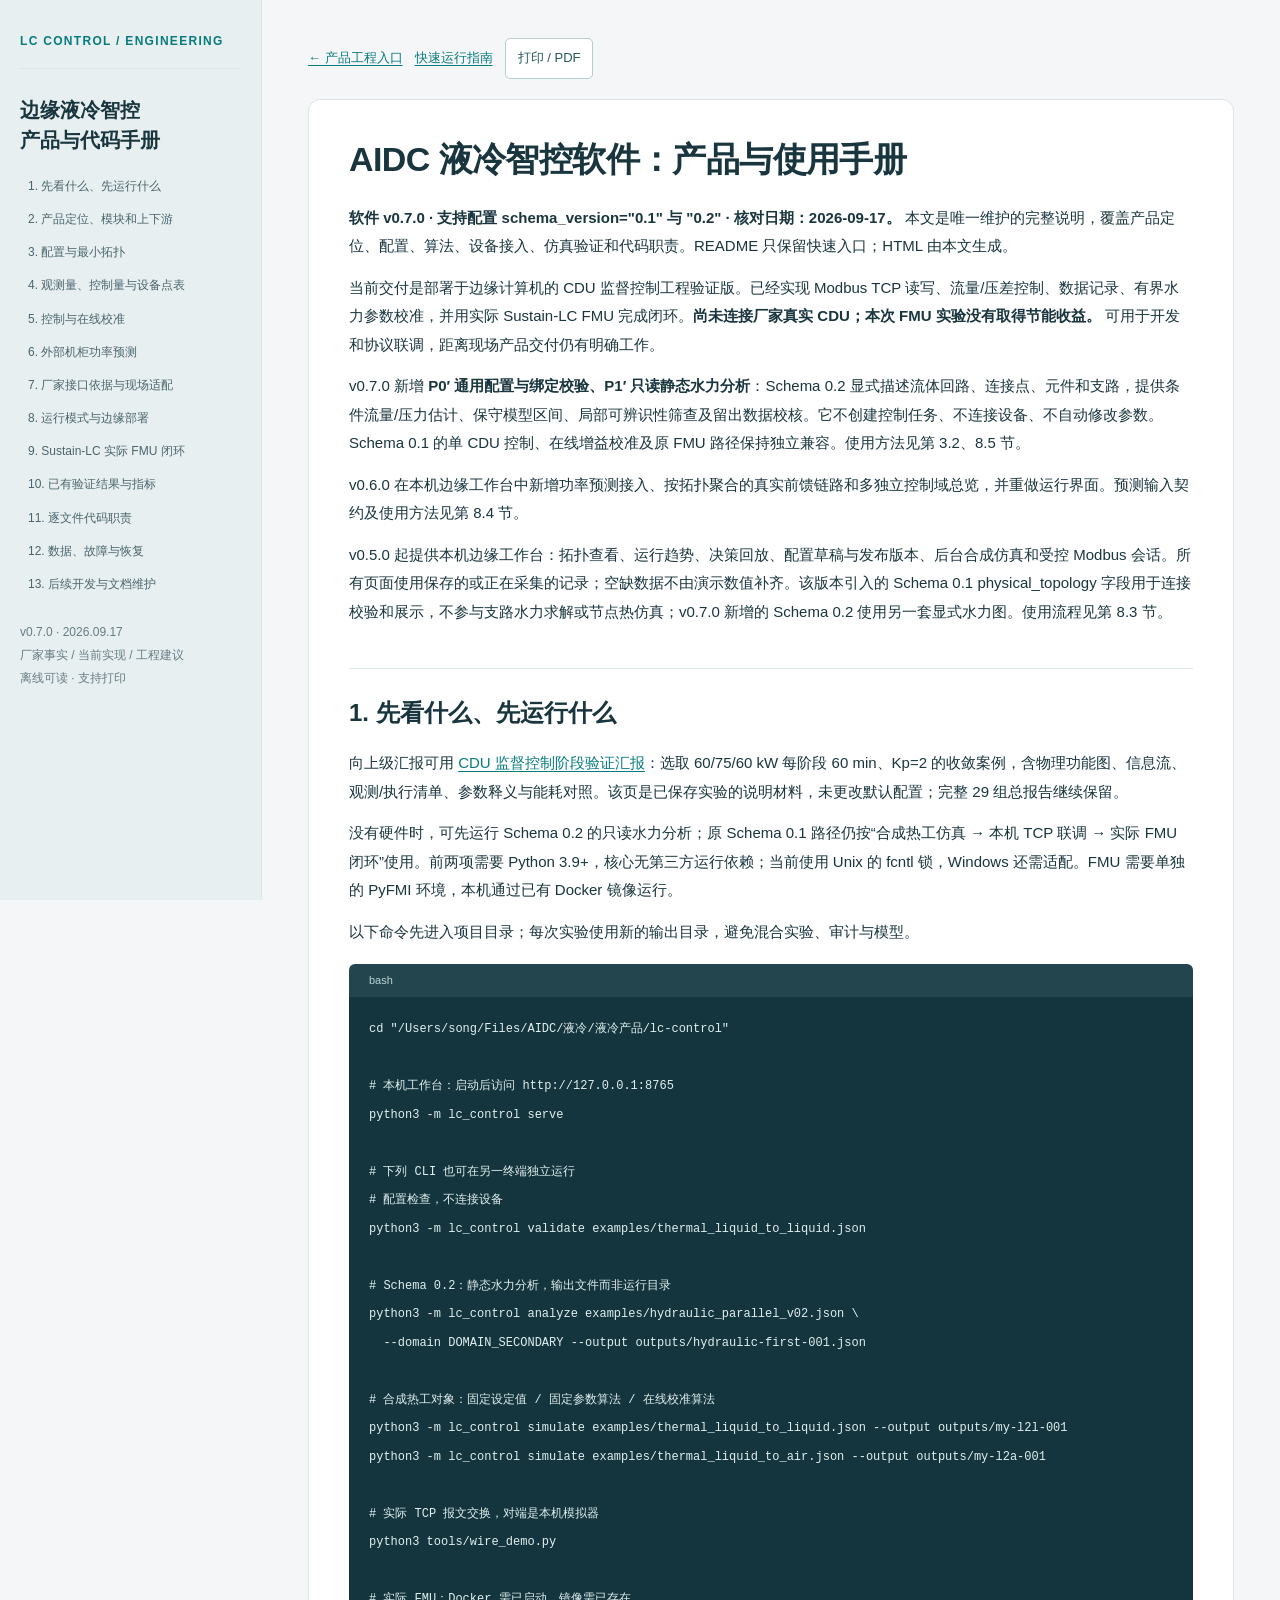
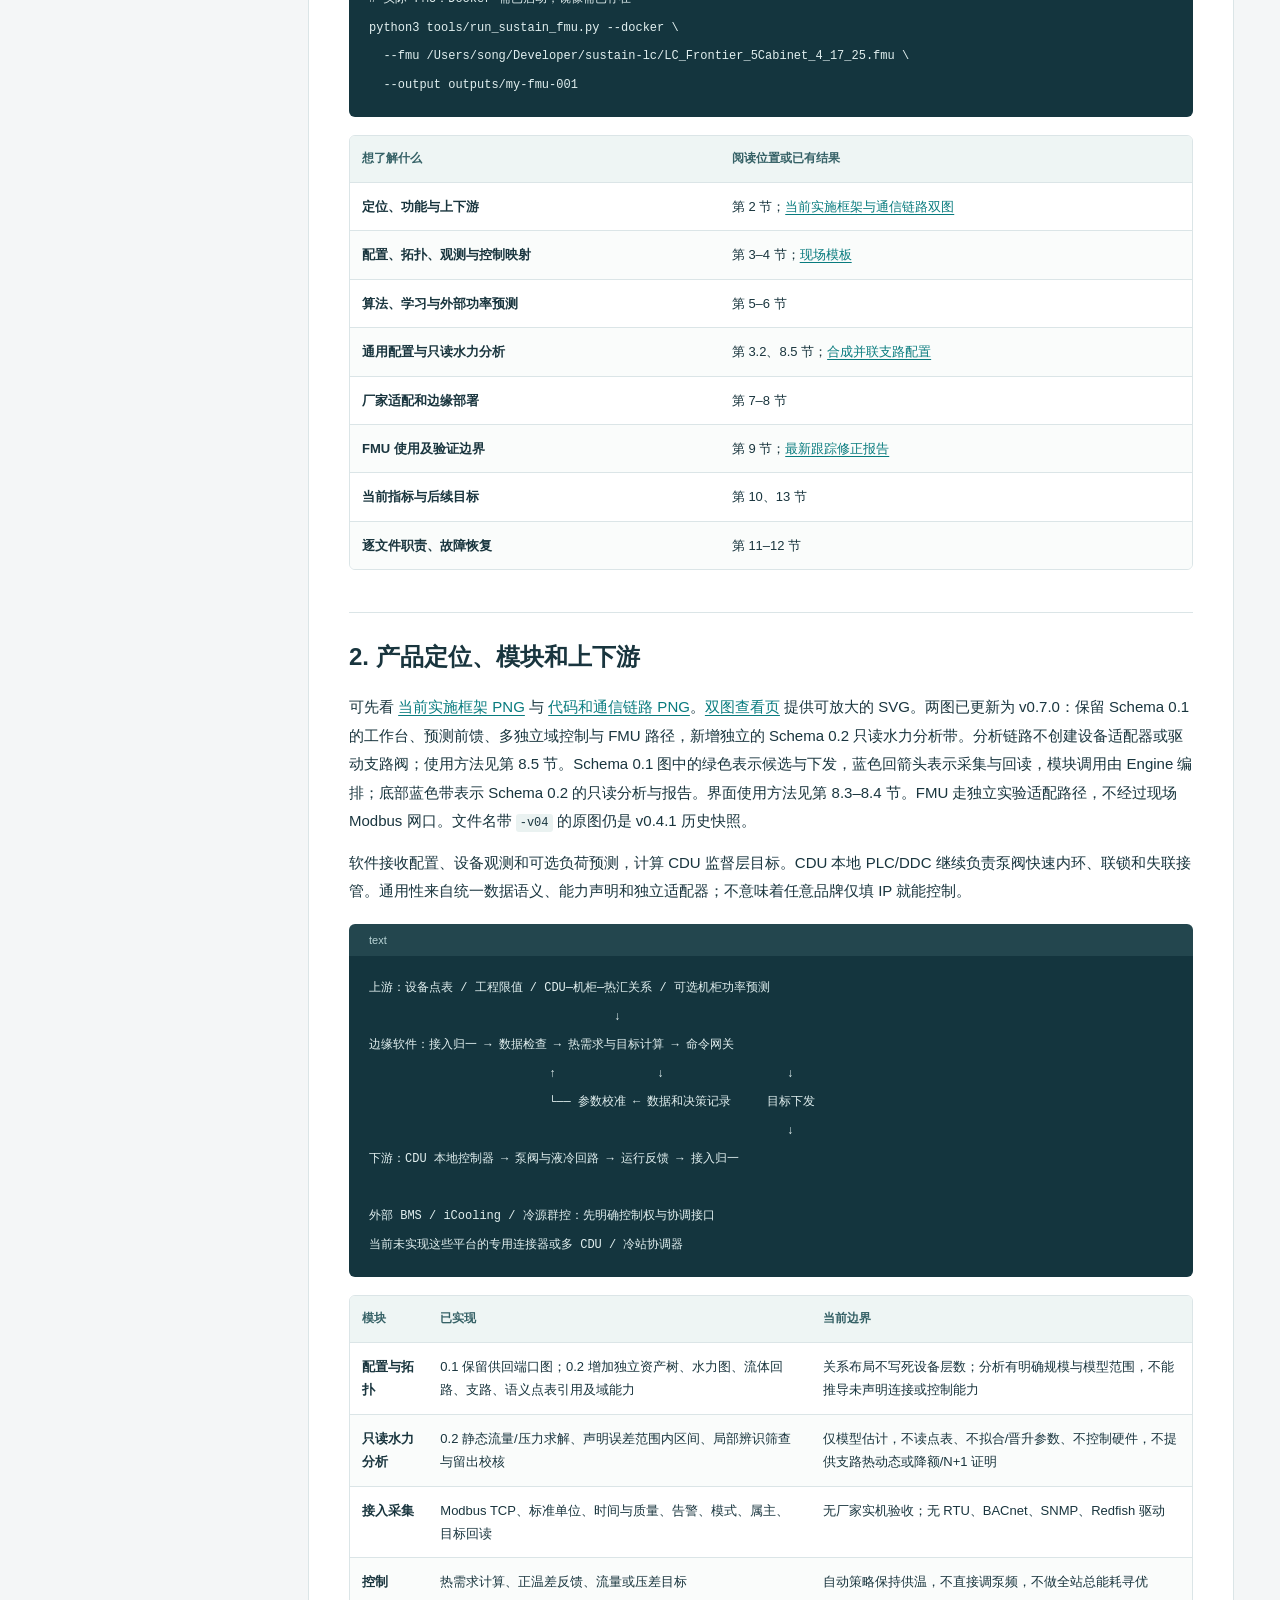
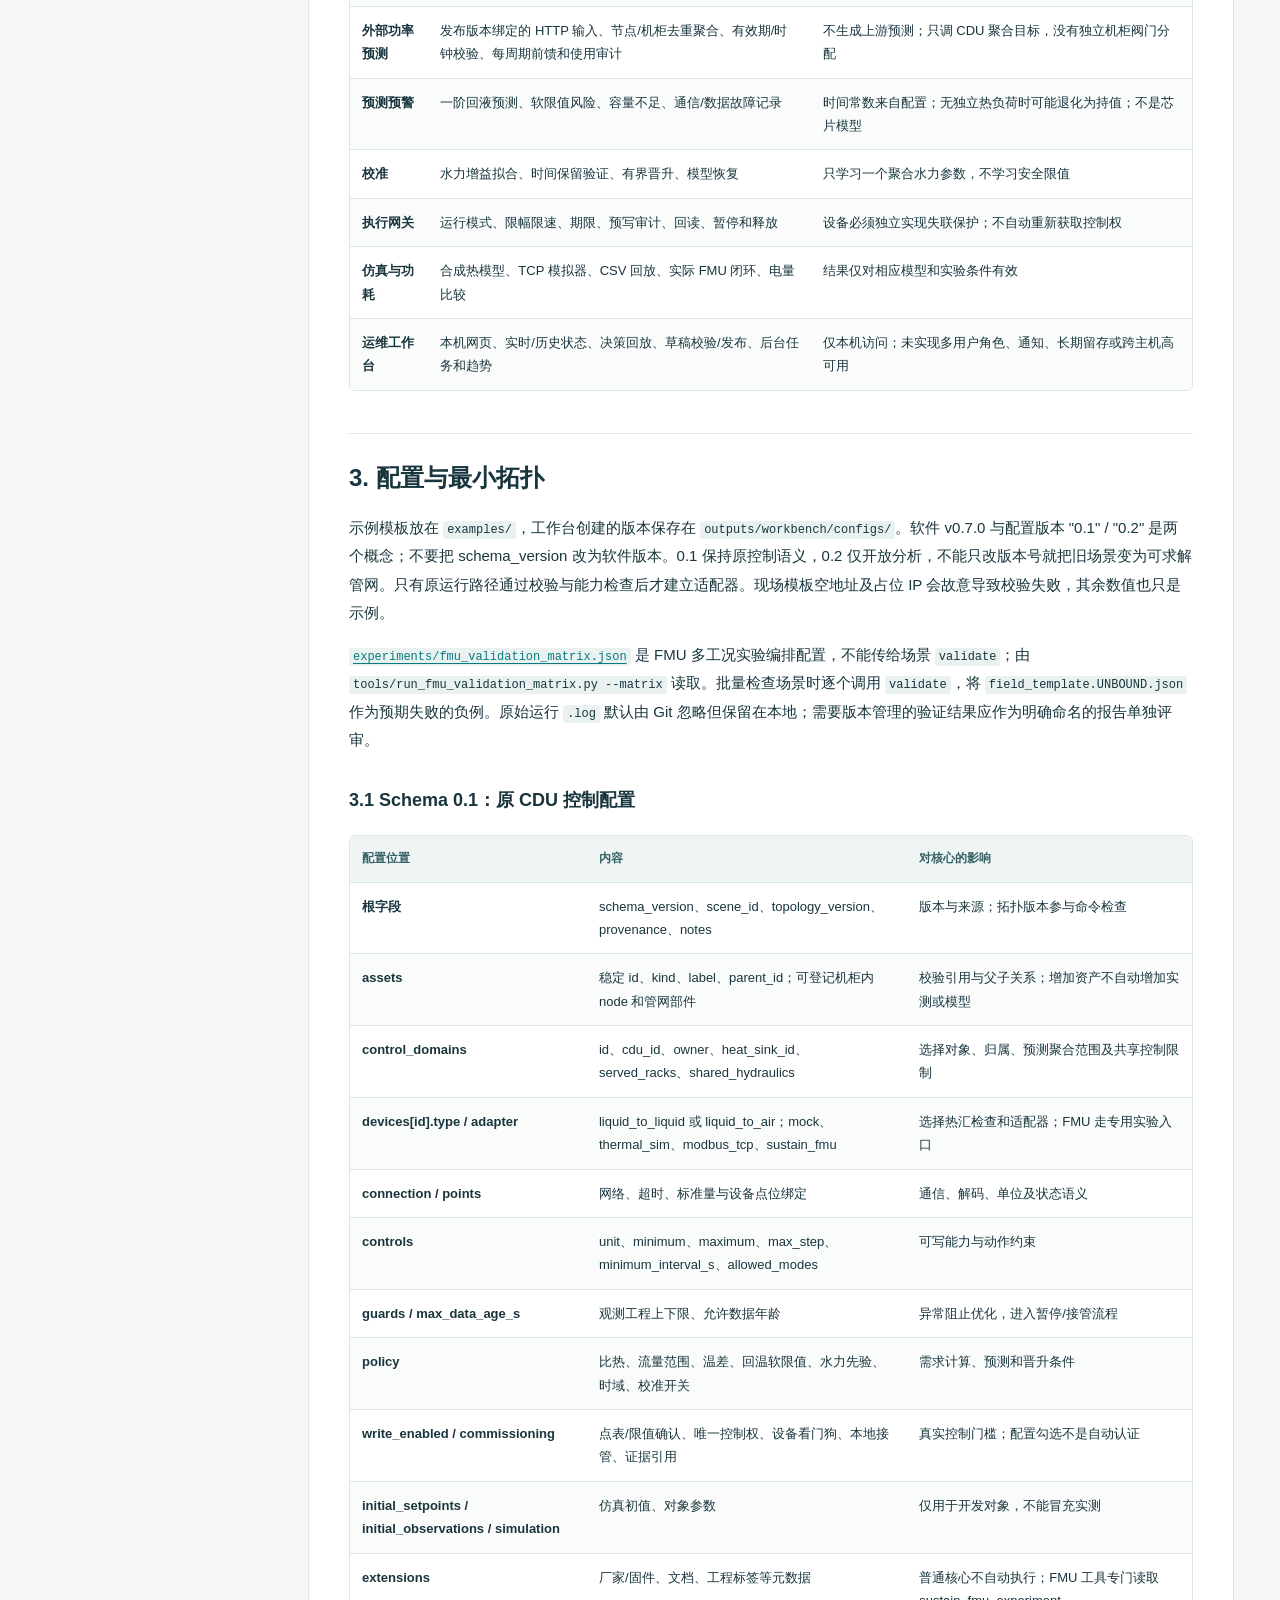
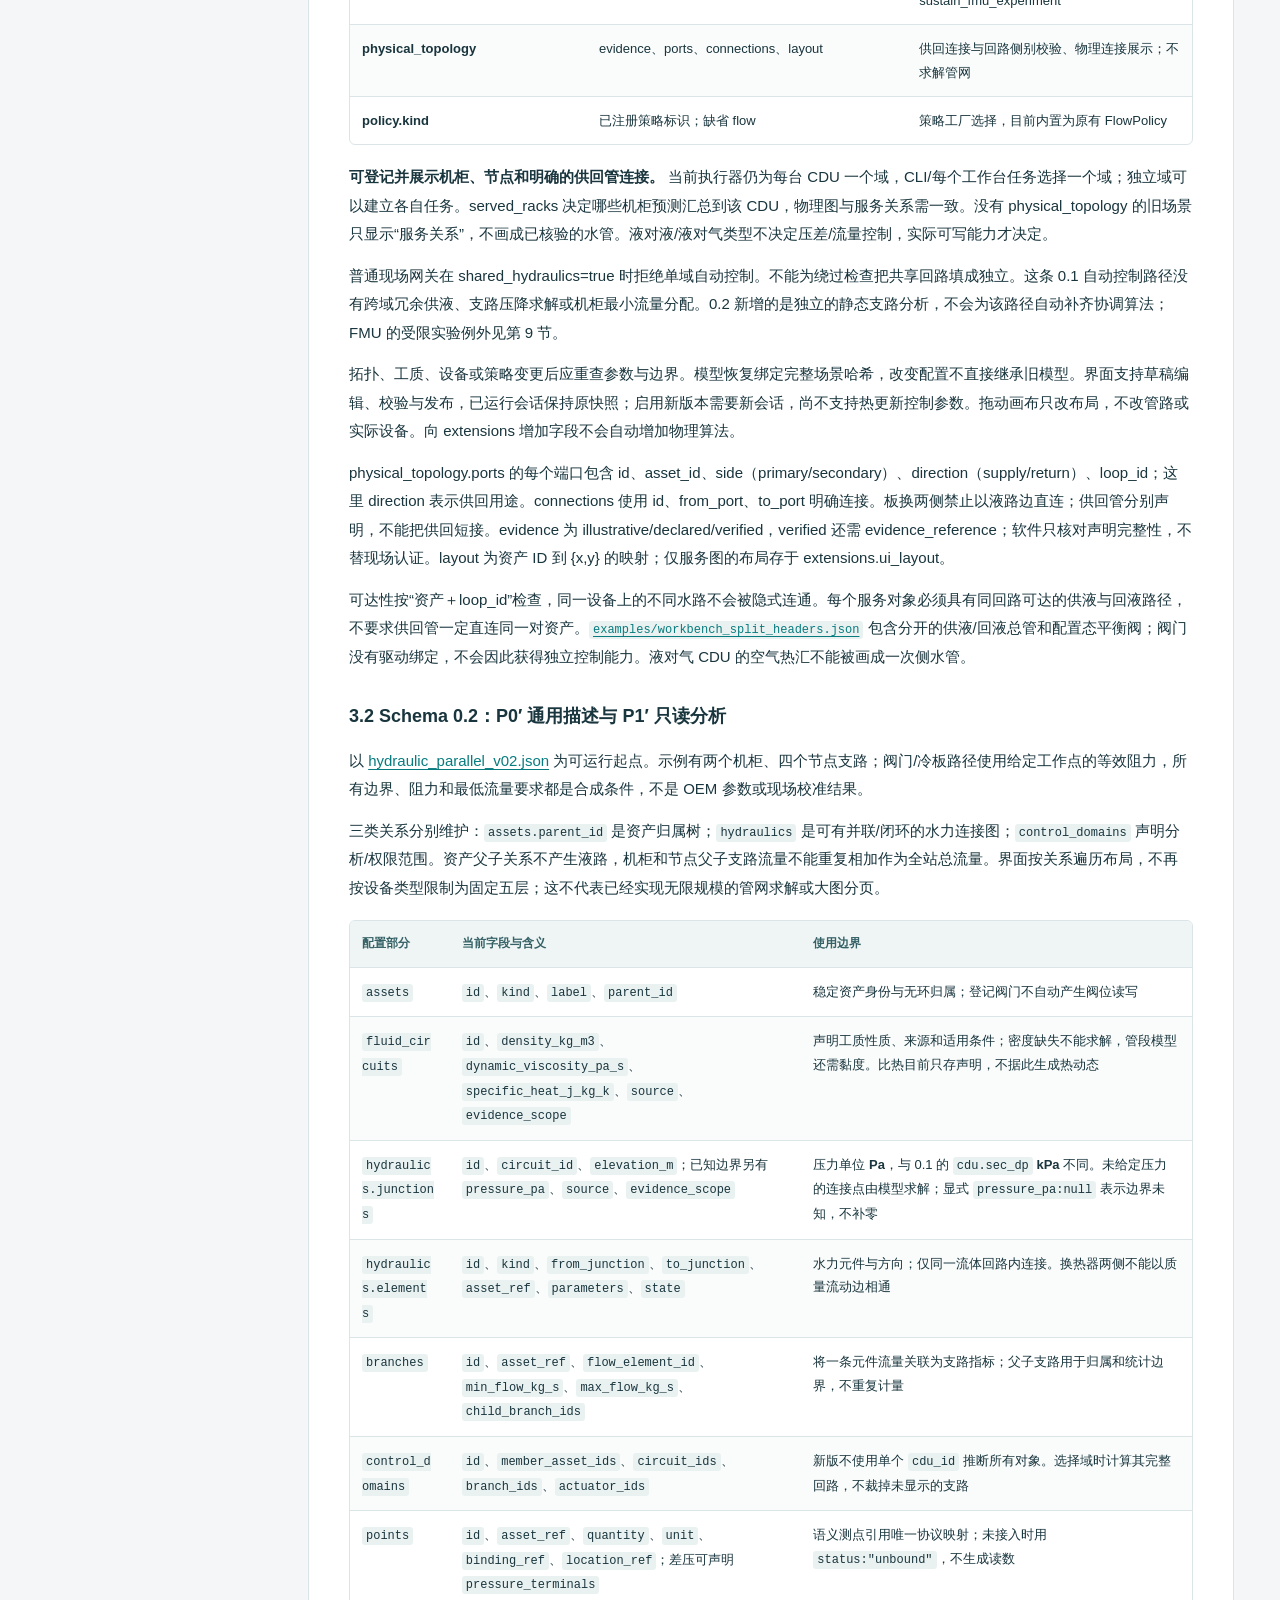
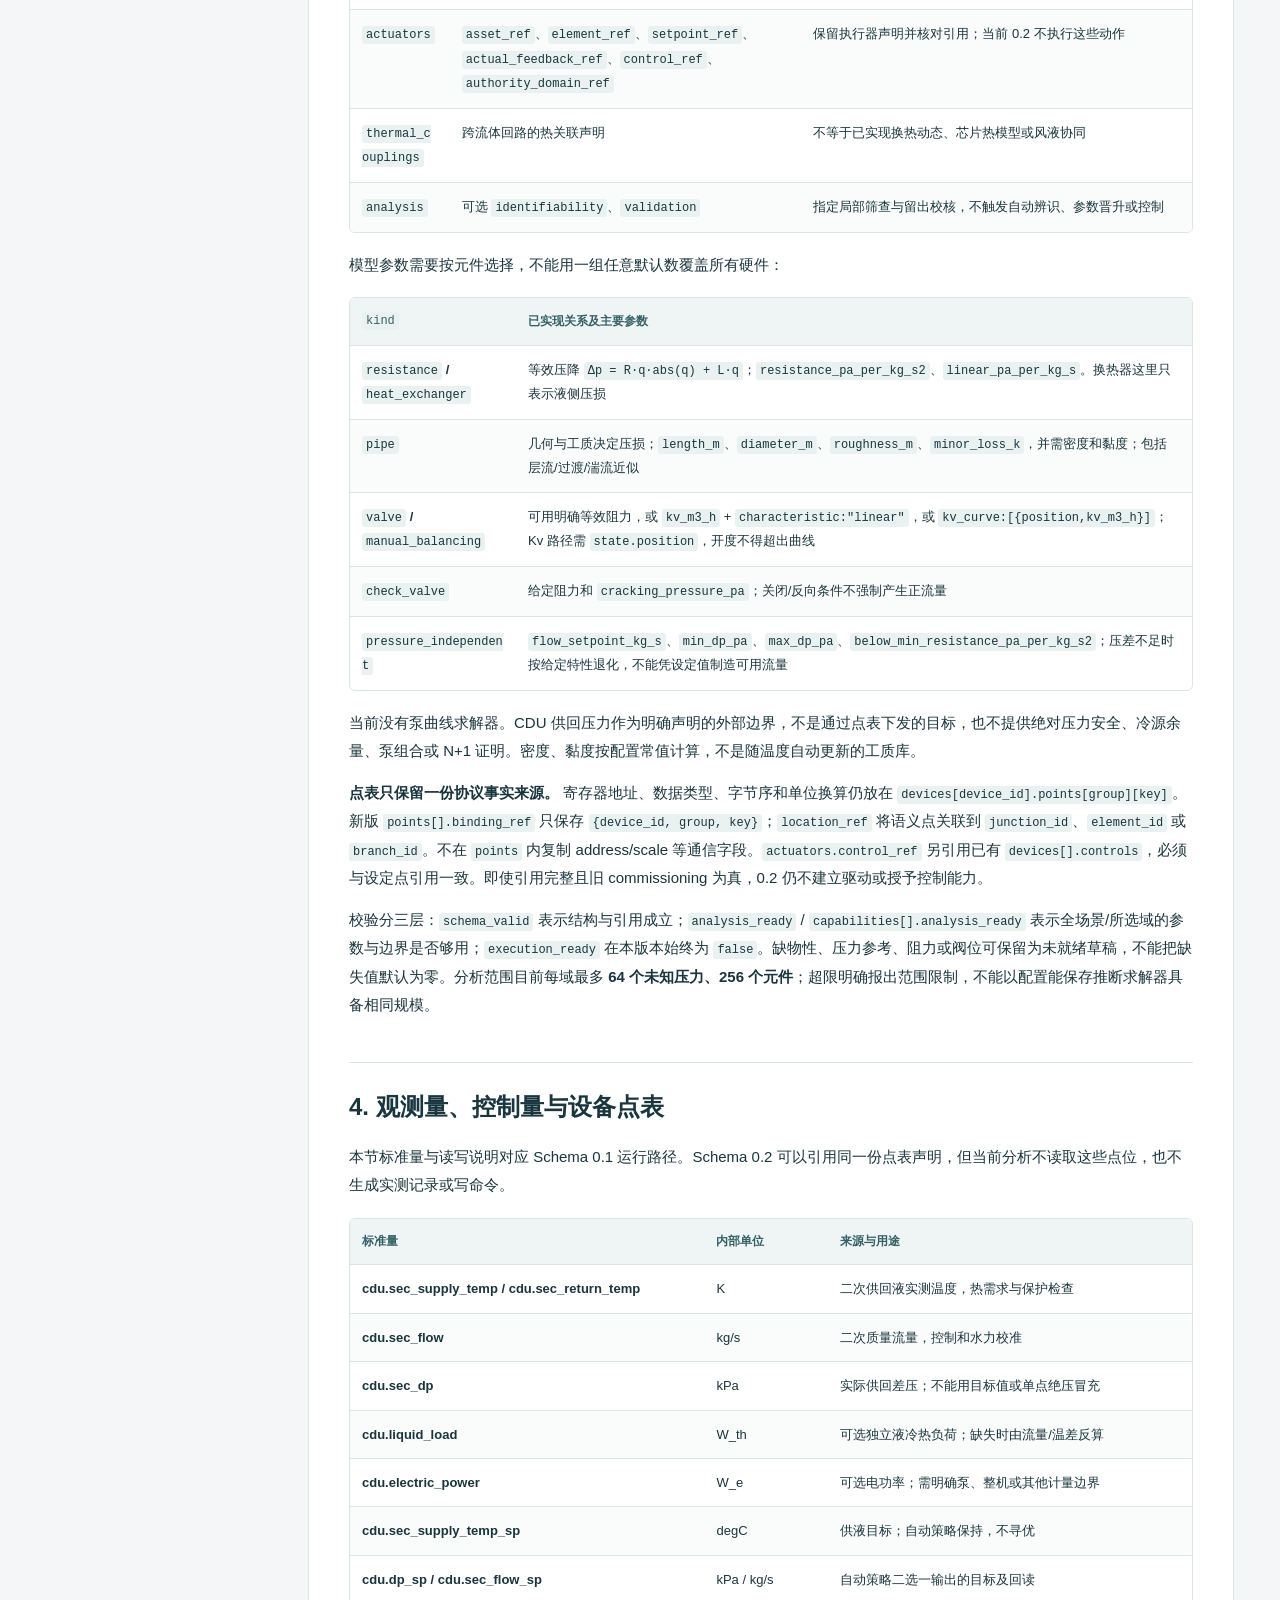
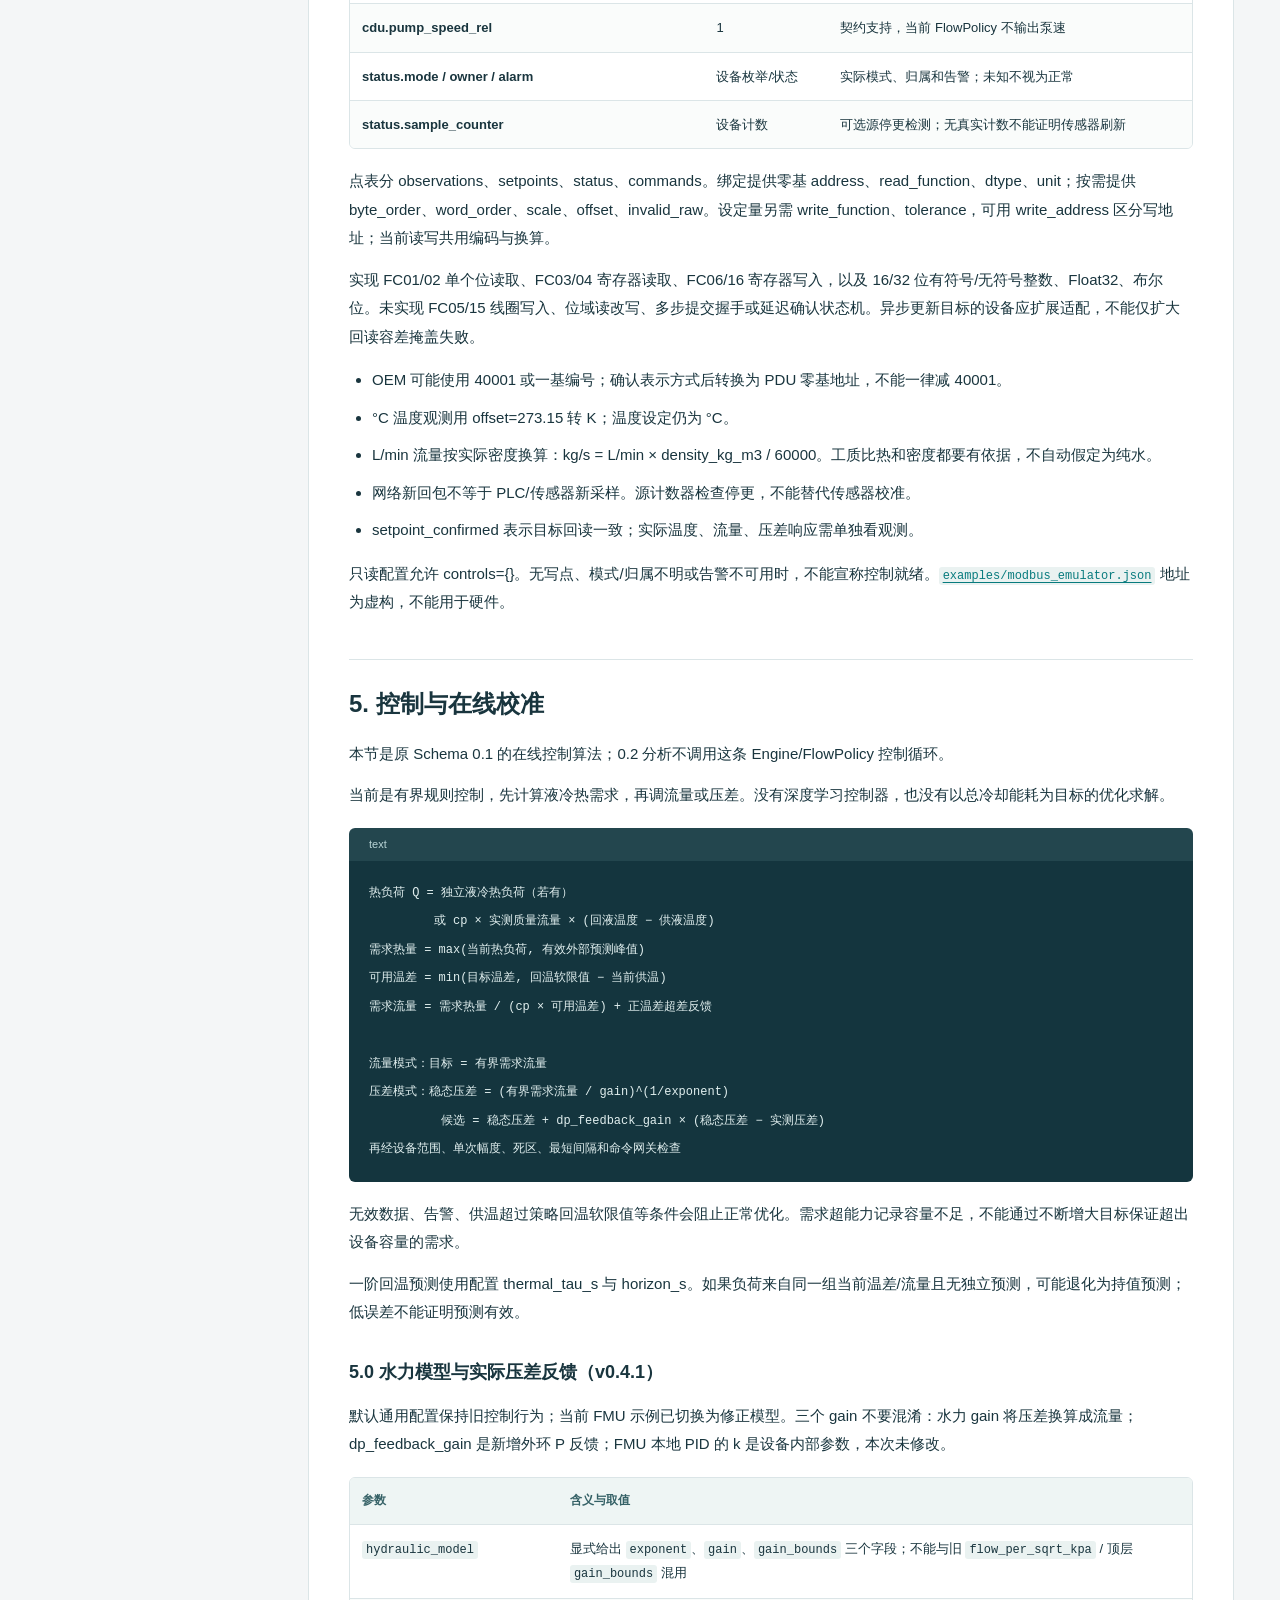
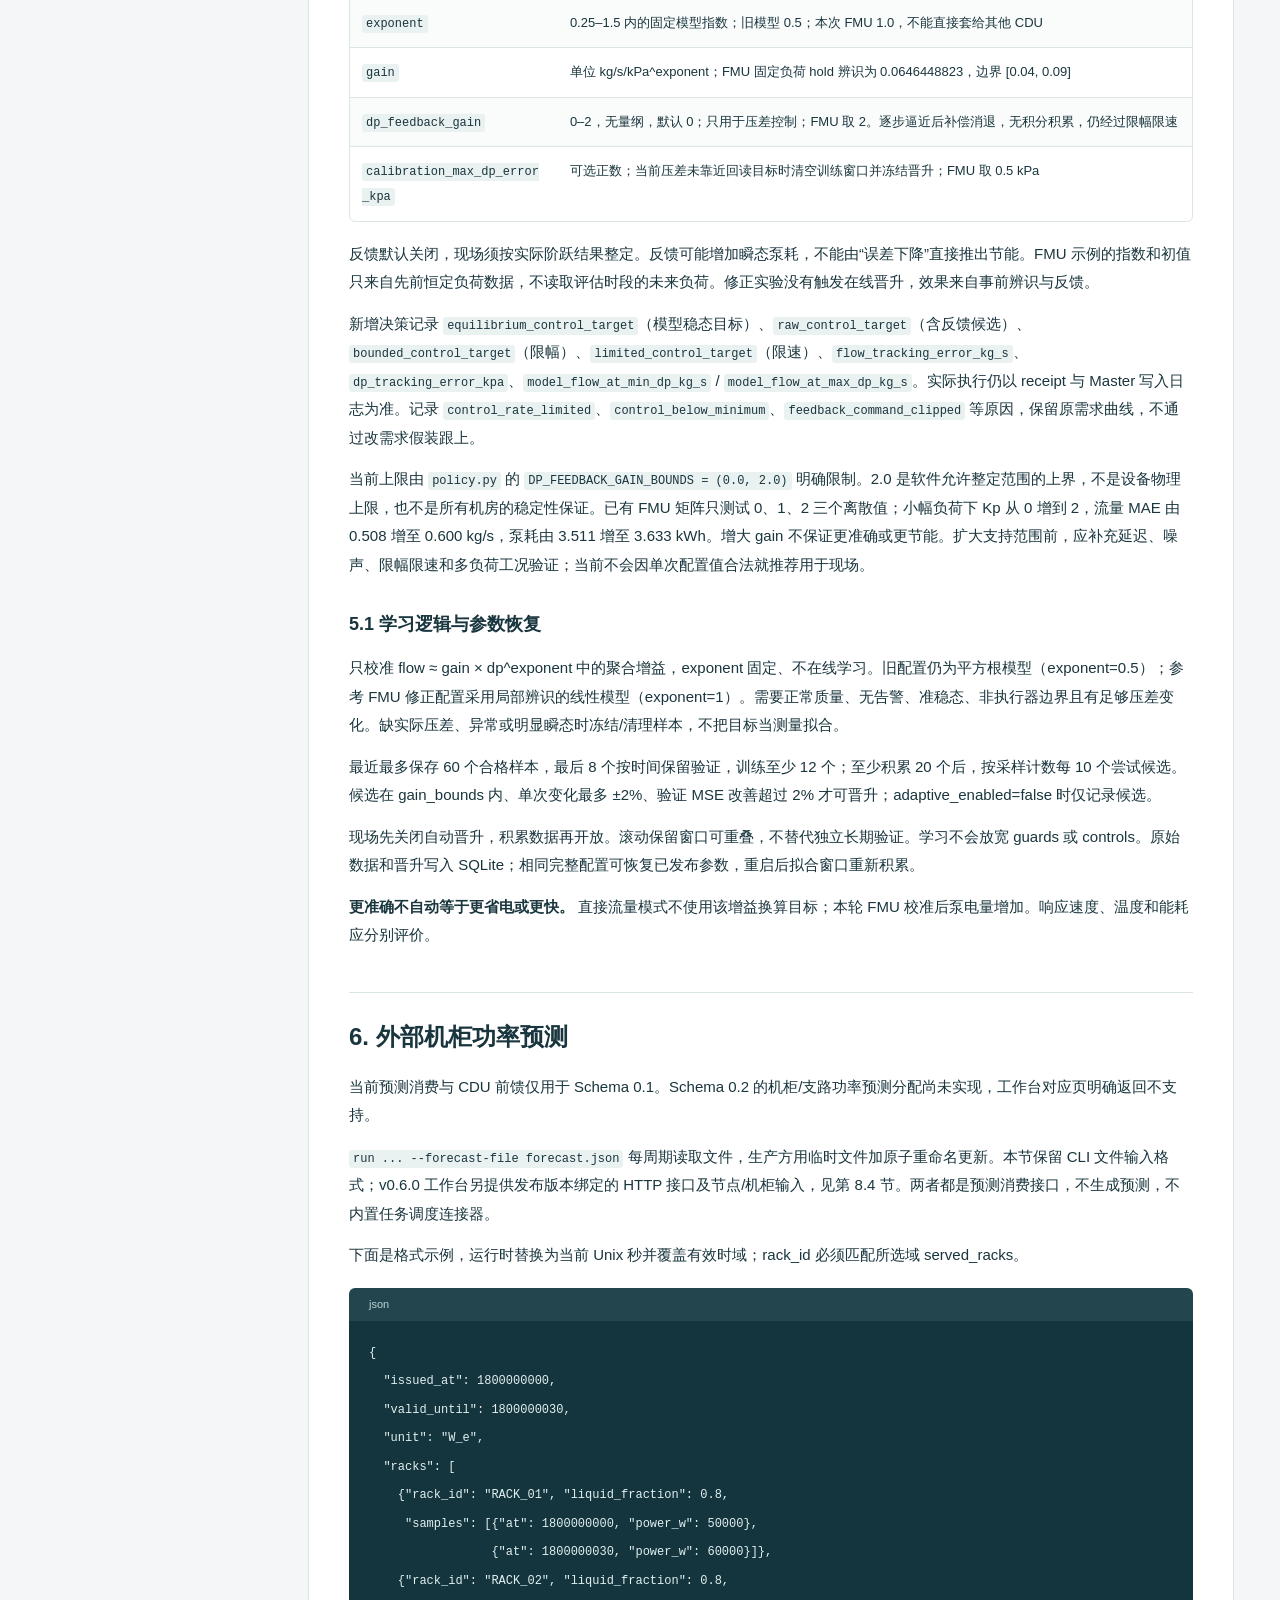
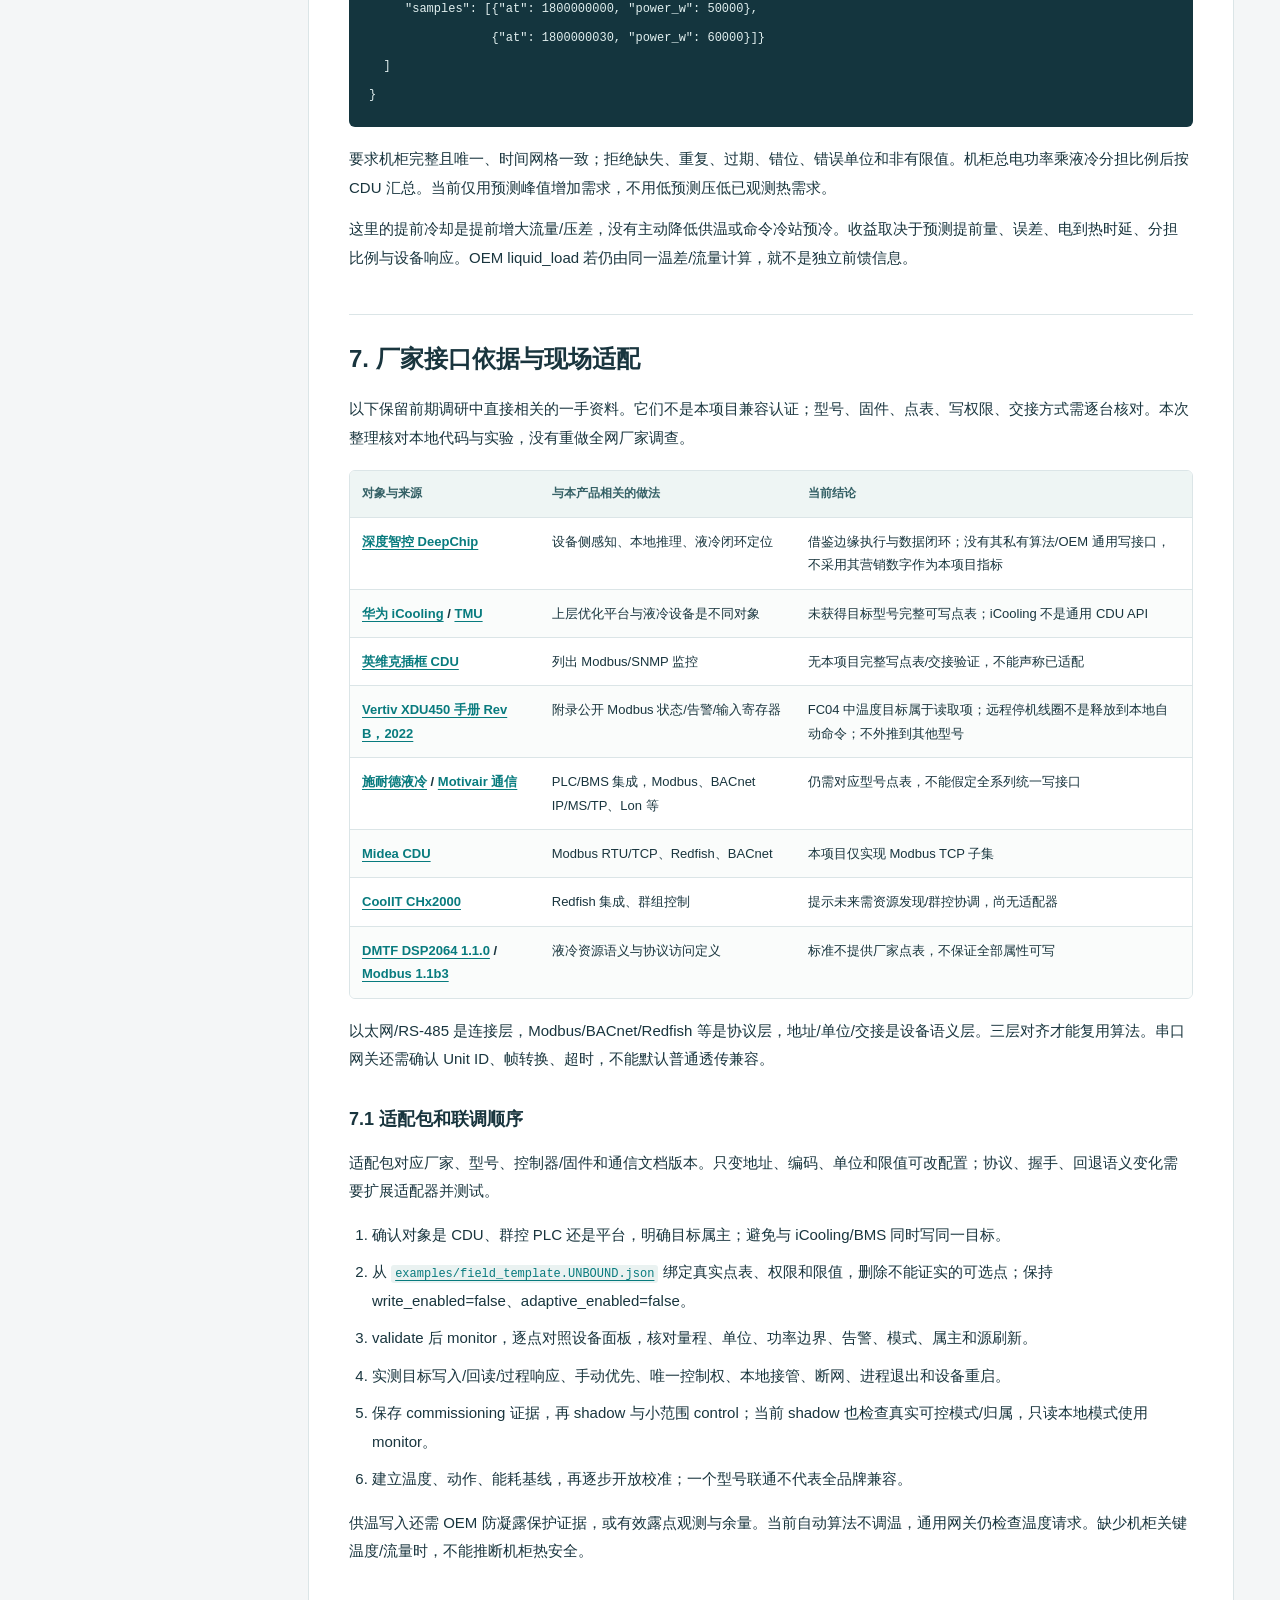
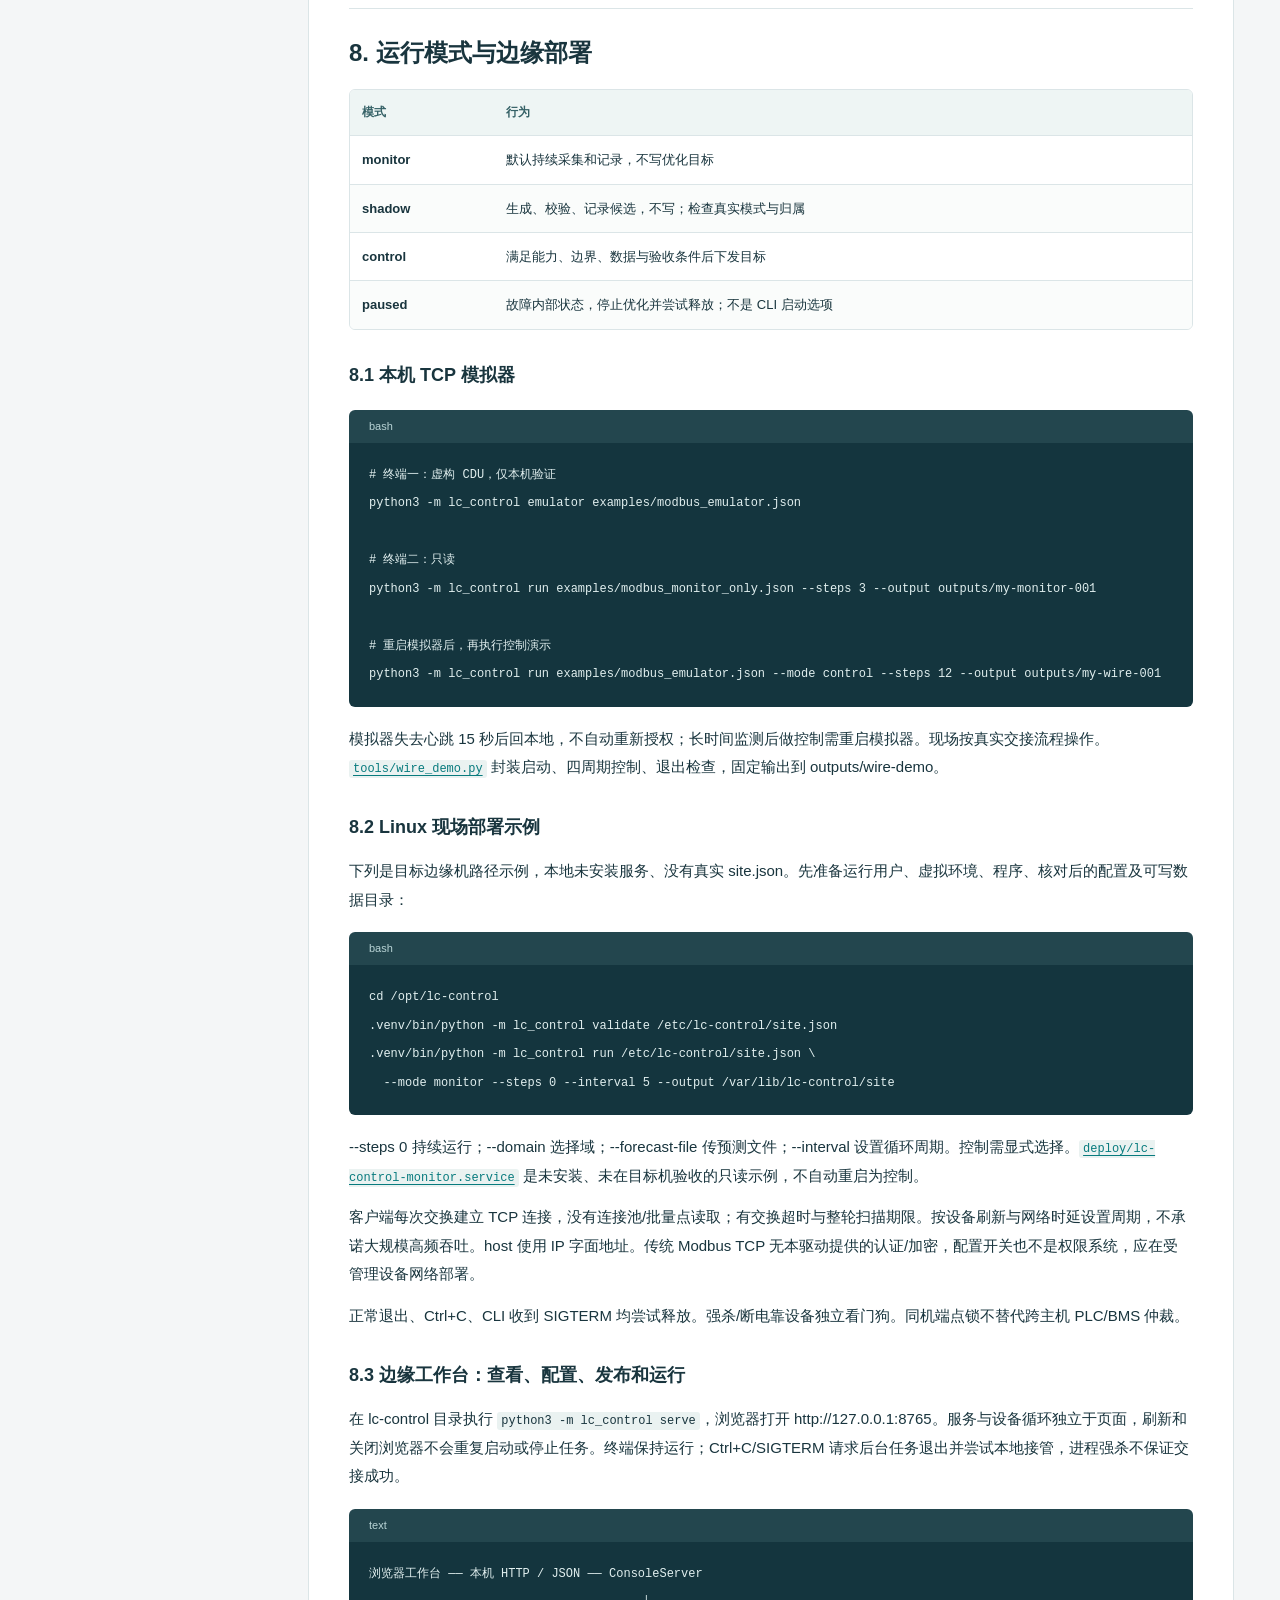
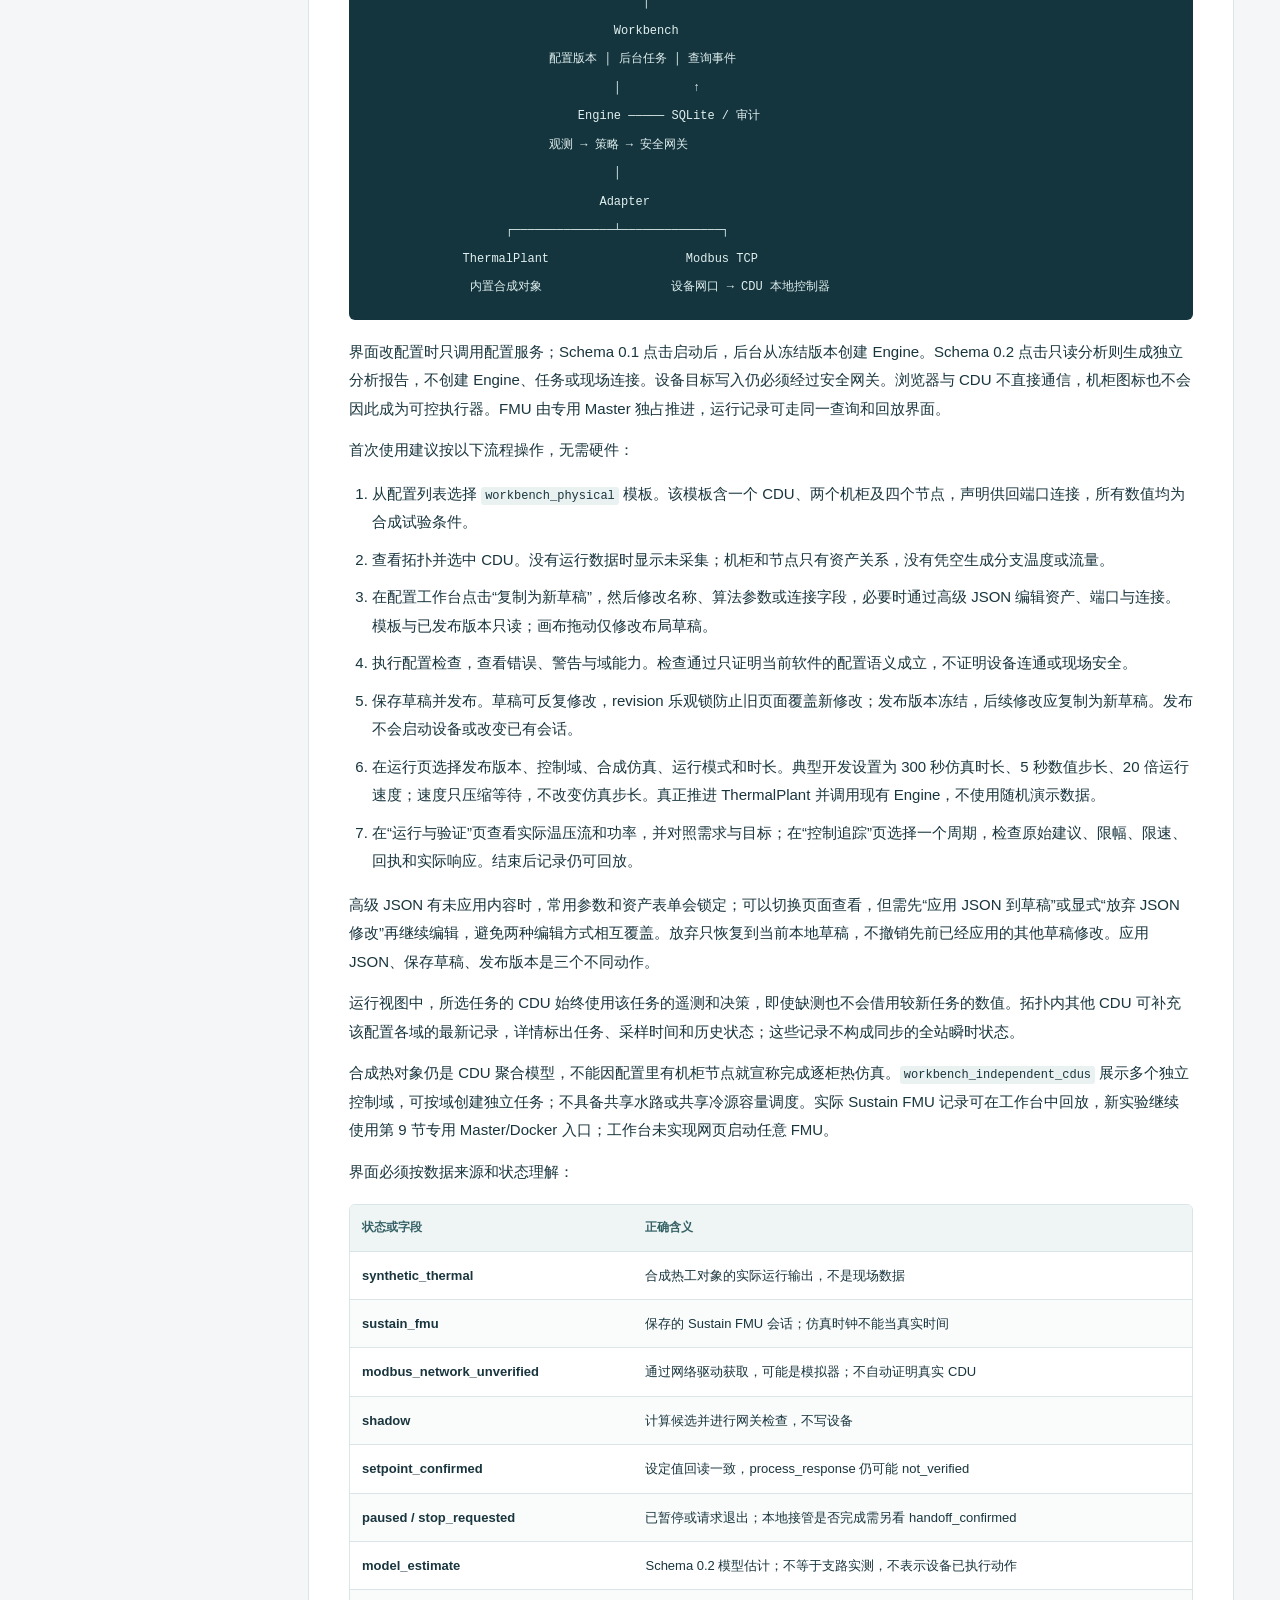
<file: lc-control/docs/边缘液冷智控产品审查与使用手册.html>
<!doctype html><html lang="zh-CN"><head><meta charset="utf-8"><meta name="viewport" content="width=device-width,initial-scale=1"><title>边缘液冷智控软件｜产品审查与使用手册</title><style>
:root{--ink:#19353e;--muted:#657c84;--teal:#087b7e;--line:#dbe5e7}*{box-sizing:border-box}html{scroll-behavior:smooth;scroll-padding-top:25px}body{margin:0;background:#f4f6f7;color:var(--ink);font:15px/1.9 -apple-system,BlinkMacSystemFont,"PingFang SC",sans-serif}aside{position:fixed;inset:0 auto 0 0;width:262px;padding:30px 20px;background:#e8eff0;border-right:1px solid var(--line);overflow:auto}.brand{font-size:12px;color:var(--teal);letter-spacing:1.3px;font-weight:700}aside h2{font-size:20px;line-height:1.5;margin:15px 0}nav a{display:block;font-size:12px;line-height:1.6;color:#49656d;text-decoration:none;padding:7px 8px;border-radius:4px}nav a:hover{background:#d7e8e6}main{margin-left:262px;padding:38px 46px 70px;max-width:1490px}article{background:#fff;border:1px solid var(--line);border-radius:12px;padding:35px 40px}h1{font-size:34px;line-height:1.45;margin:0 0 20px;letter-spacing:-.6px}h2{font-size:24px;line-height:1.5;margin:42px 0 18px;border-top:1px solid var(--line);padding-top:26px}h3{font-size:18px;margin:28px 0 12px}p{margin:13px 0}a{color:var(--teal);text-underline-offset:3px}li{margin:9px 0}ul,ol{padding-left:23px}.tablewrap{overflow:auto;border:1px solid var(--line);border-radius:6px;margin:18px 0}table{border-collapse:collapse;width:100%;font-size:13px;line-height:1.8;min-width:620px}th{text-align:left;background:#eef5f4;font-size:12px;color:#356166;padding:12px}td{padding:12px;border-top:1px solid var(--line);vertical-align:top}tbody tr:nth-child(even){background:#fafcfb}td:first-child{font-weight:600}code{font:12px/1.8 ui-monospace,SFMono-Regular,Consolas,monospace;overflow-wrap:anywhere;background:#eaf2f1;border-radius:3px;padding:2px 4px}pre{background:#14353e;color:#e1efef;border-radius:0 0 6px 6px;padding:18px 20px;overflow:auto;margin:0 0 18px}pre code{padding:0;background:none;color:inherit;white-space:pre;font-size:12px}.code-label{margin-top:18px;background:#23464e;color:#b9d4d6;font-size:11px;padding:6px 20px;border-radius:6px 6px 0 0}.tools{display:flex;gap:12px;align-items:center;margin-bottom:20px;font-size:13px}button{font:inherit;border:1px solid #b6cccd;background:white;color:#28585b;padding:7px 12px;border-radius:5px;cursor:pointer}.note{font-size:12px;color:var(--muted);margin-top:20px}a:focus-visible,button:focus-visible{outline:3px solid #c8983c;outline-offset:3px}@media(max-width:1000px){aside{width:220px}main{margin-left:220px;padding:24px}article{padding:26px}h1{font-size:29px}}@media(max-width:760px){aside{position:static;width:auto;padding:18px 20px}aside h2{margin:7px 0}nav{display:flex;overflow:auto;gap:8px}nav a{flex:none;max-width:230px;white-space:nowrap}aside .note{display:none}main{margin:0;padding:16px 12px}article{padding:24px 18px}h1{font-size:27px}h2{font-size:22px}}@media print{@page{size:A4;margin:15mm}aside,.tools{display:none}main{margin:0;max-width:none;padding:0}article{border:0;padding:0}body{background:white;font-size:10pt}h1{font-size:22pt}h2{font-size:16pt;break-after:avoid}h3{break-after:avoid}.tablewrap{overflow:visible}table{min-width:0;font-size:8pt}th,td{padding:7px}tr{break-inside:avoid}thead{display:table-header-group}pre{white-space:pre-wrap;overflow-wrap:anywhere;background:#eff4f4;color:var(--ink)}pre code{white-space:pre-wrap}a{color:var(--teal)}}
</style></head><body><aside><div class="brand">LC CONTROL / ENGINEERING</div><h2>边缘液冷智控<br>产品与代码手册</h2><nav><a href="#section-1">1. 先看什么、先运行什么</a><a href="#section-2">2. 产品定位、模块和上下游</a><a href="#section-3">3. 配置与最小拓扑</a><a href="#section-4">4. 观测量、控制量与设备点表</a><a href="#section-5">5. 控制与在线校准</a><a href="#section-6">6. 外部机柜功率预测</a><a href="#section-7">7. 厂家接口依据与现场适配</a><a href="#section-8">8. 运行模式与边缘部署</a><a href="#section-9">9. Sustain-LC 实际 FMU 闭环</a><a href="#section-10">10. 已有验证结果与指标</a><a href="#section-11">11. 逐文件代码职责</a><a href="#section-12">12. 数据、故障与恢复</a><a href="#section-13">13. 后续开发与文档维护</a></nav><p class="note">v0.7.0 · 2026.09.17<br>厂家事实 / 当前实现 / 工程建议<br>离线可读 · 支持打印</p></aside><main><div class="tools"><a href="../index.html">← 产品工程入口</a><a href="../README.md">快速运行指南</a><button type="button" onclick="window.print()">打印 / PDF</button></div><article><h1 id="chapter-1">AIDC 液冷智控软件：产品与使用手册</h1>
<p><strong>软件 v0.7.0 · 支持配置 schema_version=&quot;0.1&quot; 与 &quot;0.2&quot; · 核对日期：2026-09-17。</strong> 本文是唯一维护的完整说明，覆盖产品定位、配置、算法、设备接入、仿真验证和代码职责。README 只保留快速入口；HTML 由本文生成。</p>
<p>当前交付是部署于边缘计算机的 CDU 监督控制工程验证版。已经实现 Modbus TCP 读写、流量/压差控制、数据记录、有界水力参数校准，并用实际 Sustain-LC FMU 完成闭环。<strong>尚未连接厂家真实 CDU；本次 FMU 实验没有取得节能收益。</strong> 可用于开发和协议联调，距离现场产品交付仍有明确工作。</p>
<p>v0.7.0 新增 <strong>P0′ 通用配置与绑定校验、P1′ 只读静态水力分析</strong>：Schema 0.2 显式描述流体回路、连接点、元件和支路，提供条件流量/压力估计、保守模型区间、局部可辨识性筛查及留出数据校核。它不创建控制任务、不连接设备、不自动修改参数。Schema 0.1 的单 CDU 控制、在线增益校准及原 FMU 路径保持独立兼容。使用方法见第 3.2、8.5 节。</p>
<p>v0.6.0 在本机边缘工作台中新增功率预测接入、按拓扑聚合的真实前馈链路和多独立控制域总览，并重做运行界面。预测输入契约及使用方法见第 8.4 节。</p>
<p>v0.5.0 起提供本机边缘工作台：拓扑查看、运行趋势、决策回放、配置草稿与发布版本、后台合成仿真和受控 Modbus 会话。所有页面使用保存的或正在采集的记录；空缺数据不由演示数值补齐。该版本引入的 Schema 0.1 physical_topology 字段用于连接校验和展示，不参与支路水力求解或节点热仿真；v0.7.0 新增的 Schema 0.2 使用另一套显式水力图。使用流程见第 8.3 节。</p>
<h2 id="section-1">1. 先看什么、先运行什么</h2>
<p>向上级汇报可用 <a href="../outputs/cdu-briefing-20260916/index.html">CDU 监督控制阶段验证汇报</a>：选取 60/75/60 kW 每阶段 60 min、Kp=2 的收敛案例，含物理功能图、信息流、观测/执行清单、参数释义与能耗对照。该页是已保存实验的说明材料，未更改默认配置；完整 29 组总报告继续保留。</p>
<p>没有硬件时，可先运行 Schema 0.2 的只读水力分析；原 Schema 0.1 路径仍按“合成热工仿真 → 本机 TCP 联调 → 实际 FMU 闭环”使用。前两项需要 Python 3.9+，核心无第三方运行依赖；当前使用 Unix 的 fcntl 锁，Windows 还需适配。FMU 需要单独的 PyFMI 环境，本机通过已有 Docker 镜像运行。</p>
<p>以下命令先进入项目目录；每次实验使用新的输出目录，避免混合实验、审计与模型。</p>
<div class="code-label">bash</div><pre><code>cd &quot;/Users/song/Files/AIDC/液冷/液冷产品/lc-control&quot;

# 本机工作台：启动后访问 http://127.0.0.1:8765
python3 -m lc_control serve

# 下列 CLI 也可在另一终端独立运行
# 配置检查，不连接设备
python3 -m lc_control validate examples/thermal_liquid_to_liquid.json

# Schema 0.2：静态水力分析，输出文件而非运行目录
python3 -m lc_control analyze examples/hydraulic_parallel_v02.json \
  --domain DOMAIN_SECONDARY --output outputs/hydraulic-first-001.json

# 合成热工对象：固定设定值 / 固定参数算法 / 在线校准算法
python3 -m lc_control simulate examples/thermal_liquid_to_liquid.json --output outputs/my-l2l-001
python3 -m lc_control simulate examples/thermal_liquid_to_air.json --output outputs/my-l2a-001

# 实际 TCP 报文交换，对端是本机模拟器
python3 tools/wire_demo.py

# 实际 FMU：Docker 需已启动，镜像需已存在
python3 tools/run_sustain_fmu.py --docker \
  --fmu /Users/song/Developer/sustain-lc/LC_Frontier_5Cabinet_4_17_25.fmu \
  --output outputs/my-fmu-001</code></pre>
<div class="tablewrap"><table><thead><tr><th>想了解什么</th><th>阅读位置或已有结果</th></tr></thead><tbody><tr><td>定位、功能与上下游</td><td>第 2 节；<a href="实施框架与通信链路.html">当前实施框架与通信链路双图</a></td></tr><tr><td>配置、拓扑、观测与控制映射</td><td>第 3–4 节；<a href="../examples/field_template.UNBOUND.json">现场模板</a></td></tr><tr><td>算法、学习与外部功率预测</td><td>第 5–6 节</td></tr><tr><td>通用配置与只读水力分析</td><td>第 3.2、8.5 节；<a href="../examples/hydraulic_parallel_v02.json">合成并联支路配置</a></td></tr><tr><td>厂家适配和边缘部署</td><td>第 7–8 节</td></tr><tr><td>FMU 使用及验证边界</td><td>第 9 节；<a href="../outputs/fmu-validation-20260915/index.html">最新跟踪修正报告</a></td></tr><tr><td>当前指标与后续目标</td><td>第 10、13 节</td></tr><tr><td>逐文件职责、故障恢复</td><td>第 11–12 节</td></tr></tbody></table></div>
<h2 id="section-2">2. 产品定位、模块和上下游</h2>
<p>可先看 <a href="assets/aidc-implementation-overview.png">当前实施框架 PNG</a> 与 <a href="assets/aidc-control-dataflow.png">代码和通信链路 PNG</a>。<a href="实施框架与通信链路.html">双图查看页</a> 提供可放大的 SVG。两图已更新为 v0.7.0：保留 Schema 0.1 的工作台、预测前馈、多独立域控制与 FMU 路径，新增独立的 Schema 0.2 只读水力分析带。分析链路不创建设备适配器或驱动支路阀；使用方法见第 8.5 节。Schema 0.1 图中的绿色表示候选与下发，蓝色回箭头表示采集与回读，模块调用由 Engine 编排；底部蓝色带表示 Schema 0.2 的只读分析与报告。界面使用方法见第 8.3–8.4 节。FMU 走独立实验适配路径，不经过现场 Modbus 网口。文件名带 <code>-v04</code> 的原图仍是 v0.4.1 历史快照。</p>
<p>软件接收配置、设备观测和可选负荷预测，计算 CDU 监督层目标。CDU 本地 PLC/DDC 继续负责泵阀快速内环、联锁和失联接管。通用性来自统一数据语义、能力声明和独立适配器；不意味着任意品牌仅填 IP 就能控制。</p>
<div class="code-label">text</div><pre><code>上游：设备点表 / 工程限值 / CDU—机柜—热汇关系 / 可选机柜功率预测
                                  ↓
边缘软件：接入归一 → 数据检查 → 热需求与目标计算 → 命令网关
                         ↑              ↓                 ↓
                         └── 参数校准 ← 数据和决策记录     目标下发
                                                          ↓
下游：CDU 本地控制器 → 泵阀与液冷回路 → 运行反馈 → 接入归一

外部 BMS / iCooling / 冷源群控：先明确控制权与协调接口
当前未实现这些平台的专用连接器或多 CDU / 冷站协调器</code></pre>
<div class="tablewrap"><table><thead><tr><th>模块</th><th>已实现</th><th>当前边界</th></tr></thead><tbody><tr><td>配置与拓扑</td><td>0.1 保留供回端口图；0.2 增加独立资产树、水力图、流体回路、支路、语义点表引用及域能力</td><td>关系布局不写死设备层数；分析有明确规模与模型范围，不能推导未声明连接或控制能力</td></tr><tr><td>只读水力分析</td><td>0.2 静态流量/压力求解、声明误差范围内区间、局部辨识筛查与留出校核</td><td>仅模型估计，不读点表、不拟合/晋升参数、不控制硬件，不提供支路热动态或降额/N+1 证明</td></tr><tr><td>接入采集</td><td>Modbus TCP、标准单位、时间与质量、告警、模式、属主、目标回读</td><td>无厂家实机验收；无 RTU、BACnet、SNMP、Redfish 驱动</td></tr><tr><td>控制</td><td>热需求计算、正温差反馈、流量或压差目标</td><td>自动策略保持供温，不直接调泵频，不做全站总能耗寻优</td></tr><tr><td>外部功率预测</td><td>发布版本绑定的 HTTP 输入、节点/机柜去重聚合、有效期/时钟校验、每周期前馈和使用审计</td><td>不生成上游预测；只调 CDU 聚合目标，没有独立机柜阀门分配</td></tr><tr><td>预测预警</td><td>一阶回液预测、软限值风险、容量不足、通信/数据故障记录</td><td>时间常数来自配置；无独立热负荷时可能退化为持值；不是芯片模型</td></tr><tr><td>校准</td><td>水力增益拟合、时间保留验证、有界晋升、模型恢复</td><td>只学习一个聚合水力参数，不学习安全限值</td></tr><tr><td>执行网关</td><td>运行模式、限幅限速、期限、预写审计、回读、暂停和释放</td><td>设备必须独立实现失联保护；不自动重新获取控制权</td></tr><tr><td>仿真与功耗</td><td>合成热模型、TCP 模拟器、CSV 回放、实际 FMU 闭环、电量比较</td><td>结果仅对相应模型和实验条件有效</td></tr><tr><td>运维工作台</td><td>本机网页、实时/历史状态、决策回放、草稿校验/发布、后台任务和趋势</td><td>仅本机访问；未实现多用户角色、通知、长期留存或跨主机高可用</td></tr></tbody></table></div>
<h2 id="section-3">3. 配置与最小拓扑</h2>
<p>示例模板放在 <code>examples/</code>，工作台创建的版本保存在 <code>outputs/workbench/configs/</code>。软件 v0.7.0 与配置版本 &quot;0.1&quot; / &quot;0.2&quot; 是两个概念；不要把 schema_version 改为软件版本。0.1 保持原控制语义，0.2 仅开放分析，不能只改版本号就把旧场景变为可求解管网。只有原运行路径通过校验与能力检查后才建立适配器。现场模板空地址及占位 IP 会故意导致校验失败，其余数值也只是示例。</p>
<p><a href="../experiments/fmu_validation_matrix.json"><code>experiments/fmu_validation_matrix.json</code></a> 是 FMU 多工况实验编排配置，不能传给场景 <code>validate</code>；由 <code>tools/run_fmu_validation_matrix.py --matrix</code> 读取。批量检查场景时逐个调用 <code>validate</code>，将 <code>field_template.UNBOUND.json</code> 作为预期失败的负例。原始运行 <code>.log</code> 默认由 Git 忽略但保留在本地；需要版本管理的验证结果应作为明确命名的报告单独评审。</p>
<h3 id="chapter-5">3.1 Schema 0.1：原 CDU 控制配置</h3>
<div class="tablewrap"><table><thead><tr><th>配置位置</th><th>内容</th><th>对核心的影响</th></tr></thead><tbody><tr><td>根字段</td><td>schema_version、scene_id、topology_version、provenance、notes</td><td>版本与来源；拓扑版本参与命令检查</td></tr><tr><td>assets</td><td>稳定 id、kind、label、parent_id；可登记机柜内 node 和管网部件</td><td>校验引用与父子关系；增加资产不自动增加实测或模型</td></tr><tr><td>control_domains</td><td>id、cdu_id、owner、heat_sink_id、served_racks、shared_hydraulics</td><td>选择对象、归属、预测聚合范围及共享控制限制</td></tr><tr><td>devices[id].type / adapter</td><td>liquid_to_liquid 或 liquid_to_air；mock、thermal_sim、modbus_tcp、sustain_fmu</td><td>选择热汇检查和适配器；FMU 走专用实验入口</td></tr><tr><td>connection / points</td><td>网络、超时、标准量与设备点位绑定</td><td>通信、解码、单位及状态语义</td></tr><tr><td>controls</td><td>unit、minimum、maximum、max_step、minimum_interval_s、allowed_modes</td><td>可写能力与动作约束</td></tr><tr><td>guards / max_data_age_s</td><td>观测工程上下限、允许数据年龄</td><td>异常阻止优化，进入暂停/接管流程</td></tr><tr><td>policy</td><td>比热、流量范围、温差、回温软限值、水力先验、时域、校准开关</td><td>需求计算、预测和晋升条件</td></tr><tr><td>write_enabled / commissioning</td><td>点表/限值确认、唯一控制权、设备看门狗、本地接管、证据引用</td><td>真实控制门槛；配置勾选不是自动认证</td></tr><tr><td>initial_setpoints / initial_observations / simulation</td><td>仿真初值、对象参数</td><td>仅用于开发对象，不能冒充实测</td></tr><tr><td>extensions</td><td>厂家/固件、文档、工程标签等元数据</td><td>普通核心不自动执行；FMU 工具专门读取 sustain_fmu_experiment</td></tr><tr><td>physical_topology</td><td>evidence、ports、connections、layout</td><td>供回连接与回路侧别校验、物理连接展示；不求解管网</td></tr><tr><td>policy.kind</td><td>已注册策略标识；缺省 flow</td><td>策略工厂选择，目前内置为原有 FlowPolicy</td></tr></tbody></table></div>
<p><strong>可登记并展示机柜、节点和明确的供回管连接。</strong> 当前执行器仍为每台 CDU 一个域，CLI/每个工作台任务选择一个域；独立域可以建立各自任务。served_racks 决定哪些机柜预测汇总到该 CDU，物理图与服务关系需一致。没有 physical_topology 的旧场景只显示“服务关系”，不画成已核验的水管。液对液/液对气类型不决定压差/流量控制，实际可写能力才决定。</p>
<p>普通现场网关在 shared_hydraulics=true 时拒绝单域自动控制。不能为绕过检查把共享回路填成独立。这条 0.1 自动控制路径没有跨域冗余供液、支路压降求解或机柜最小流量分配。0.2 新增的是独立的静态支路分析，不会为该路径自动补齐协调算法；FMU 的受限实验例外见第 9 节。</p>
<p>拓扑、工质、设备或策略变更后应重查参数与边界。模型恢复绑定完整场景哈希，改变配置不直接继承旧模型。界面支持草稿编辑、校验与发布，已运行会话保持原快照；启用新版本需要新会话，尚不支持热更新控制参数。拖动画布只改布局，不改管路或实际设备。向 extensions 增加字段不会自动增加物理算法。</p>
<p>physical_topology.ports 的每个端口包含 id、asset_id、side（primary/secondary）、direction（supply/return）、loop_id；这里 direction 表示供回用途。connections 使用 id、from_port、to_port 明确连接。板换两侧禁止以液路边直连；供回管分别声明，不能把供回短接。evidence 为 illustrative/declared/verified，verified 还需 evidence_reference；软件只核对声明完整性，不替现场认证。layout 为资产 ID 到 {x,y} 的映射；仅服务图的布局存于 extensions.ui_layout。</p>
<p>可达性按“资产＋loop_id”检查，同一设备上的不同水路不会被隐式连通。每个服务对象必须具有同回路可达的供液与回液路径，不要求供回管一定直连同一对资产。<a href="../examples/workbench_split_headers.json"><code>examples/workbench_split_headers.json</code></a> 包含分开的供液/回液总管和配置态平衡阀；阀门没有驱动绑定，不会因此获得独立控制能力。液对气 CDU 的空气热汇不能被画成一次侧水管。</p>
<h3 id="chapter-6">3.2 Schema 0.2：P0′ 通用描述与 P1′ 只读分析</h3>
<p>以 <a href="../examples/hydraulic_parallel_v02.json">hydraulic_parallel_v02.json</a> 为可运行起点。示例有两个机柜、四个节点支路；阀门/冷板路径使用给定工作点的等效阻力，所有边界、阻力和最低流量要求都是合成条件，不是 OEM 参数或现场校准结果。</p>
<p>三类关系分别维护：<code>assets.parent_id</code> 是资产归属树；<code>hydraulics</code> 是可有并联/闭环的水力连接图；<code>control_domains</code> 声明分析/权限范围。资产父子关系不产生液路，机柜和节点父子支路流量不能重复相加作为全站总流量。界面按关系遍历布局，不再按设备类型限制为固定五层；这不代表已经实现无限规模的管网求解或大图分页。</p>
<div class="tablewrap"><table><thead><tr><th>配置部分</th><th>当前字段与含义</th><th>使用边界</th></tr></thead><tbody><tr><td><code>assets</code></td><td><code>id</code>、<code>kind</code>、<code>label</code>、<code>parent_id</code></td><td>稳定资产身份与无环归属；登记阀门不自动产生阀位读写</td></tr><tr><td><code>fluid_circuits</code></td><td><code>id</code>、<code>density_kg_m3</code>、<code>dynamic_viscosity_pa_s</code>、<code>specific_heat_j_kg_k</code>、<code>source</code>、<code>evidence_scope</code></td><td>声明工质性质、来源和适用条件；密度缺失不能求解，管段模型还需黏度。比热目前只存声明，不据此生成热动态</td></tr><tr><td><code>hydraulics.junctions</code></td><td><code>id</code>、<code>circuit_id</code>、<code>elevation_m</code>；已知边界另有 <code>pressure_pa</code>、<code>source</code>、<code>evidence_scope</code></td><td>压力单位 <strong>Pa</strong>，与 0.1 的 <code>cdu.sec_dp</code> <strong>kPa</strong> 不同。未给定压力的连接点由模型求解；显式 <code>pressure_pa:null</code> 表示边界未知，不补零</td></tr><tr><td><code>hydraulics.elements</code></td><td><code>id</code>、<code>kind</code>、<code>from_junction</code>、<code>to_junction</code>、<code>asset_ref</code>、<code>parameters</code>、<code>state</code></td><td>水力元件与方向；仅同一流体回路内连接。换热器两侧不能以质量流动边相通</td></tr><tr><td><code>branches</code></td><td><code>id</code>、<code>asset_ref</code>、<code>flow_element_id</code>、<code>min_flow_kg_s</code>、<code>max_flow_kg_s</code>、<code>child_branch_ids</code></td><td>将一条元件流量关联为支路指标；父子支路用于归属和统计边界，不重复计量</td></tr><tr><td><code>control_domains</code></td><td><code>id</code>、<code>member_asset_ids</code>、<code>circuit_ids</code>、<code>branch_ids</code>、<code>actuator_ids</code></td><td>新版不使用单个 <code>cdu_id</code> 推断所有对象。选择域时计算其完整回路，不裁掉未显示的支路</td></tr><tr><td><code>points</code></td><td><code>id</code>、<code>asset_ref</code>、<code>quantity</code>、<code>unit</code>、<code>binding_ref</code>、<code>location_ref</code>；差压可声明 <code>pressure_terminals</code></td><td>语义测点引用唯一协议映射；未接入时用 <code>status:&quot;unbound&quot;</code>，不生成读数</td></tr><tr><td><code>actuators</code></td><td><code>asset_ref</code>、<code>element_ref</code>、<code>setpoint_ref</code>、<code>actual_feedback_ref</code>、<code>control_ref</code>、<code>authority_domain_ref</code></td><td>保留执行器声明并核对引用；当前 0.2 不执行这些动作</td></tr><tr><td><code>thermal_couplings</code></td><td>跨流体回路的热关联声明</td><td>不等于已实现换热动态、芯片热模型或风液协同</td></tr><tr><td><code>analysis</code></td><td>可选 <code>identifiability</code>、<code>validation</code></td><td>指定局部筛查与留出校核，不触发自动辨识、参数晋升或控制</td></tr></tbody></table></div>
<p>模型参数需要按元件选择，不能用一组任意默认数覆盖所有硬件：</p>
<div class="tablewrap"><table><thead><tr><th><code>kind</code></th><th>已实现关系及主要参数</th></tr></thead><tbody><tr><td><code>resistance</code> / <code>heat_exchanger</code></td><td>等效压降 <code>Δp = R·q·abs(q) + L·q</code>；<code>resistance_pa_per_kg_s2</code>、<code>linear_pa_per_kg_s</code>。换热器这里只表示液侧压损</td></tr><tr><td><code>pipe</code></td><td>几何与工质决定压损；<code>length_m</code>、<code>diameter_m</code>、<code>roughness_m</code>、<code>minor_loss_k</code>，并需密度和黏度；包括层流/过渡/湍流近似</td></tr><tr><td><code>valve</code> / <code>manual_balancing</code></td><td>可用明确等效阻力，或 <code>kv_m3_h</code> + <code>characteristic:&quot;linear&quot;</code>，或 <code>kv_curve:[{position,kv_m3_h}]</code>；Kv 路径需 <code>state.position</code>，开度不得超出曲线</td></tr><tr><td><code>check_valve</code></td><td>给定阻力和 <code>cracking_pressure_pa</code>；关闭/反向条件不强制产生正流量</td></tr><tr><td><code>pressure_independent</code></td><td><code>flow_setpoint_kg_s</code>、<code>min_dp_pa</code>、<code>max_dp_pa</code>、<code>below_min_resistance_pa_per_kg_s2</code>；压差不足时按给定特性退化，不能凭设定值制造可用流量</td></tr></tbody></table></div>
<p>当前没有泵曲线求解器。CDU 供回压力作为明确声明的外部边界，不是通过点表下发的目标，也不提供绝对压力安全、冷源余量、泵组合或 N+1 证明。密度、黏度按配置常值计算，不是随温度自动更新的工质库。</p>
<p><strong>点表只保留一份协议事实来源。</strong> 寄存器地址、数据类型、字节序和单位换算仍放在 <code>devices[device_id].points[group][key]</code>。新版 <code>points[].binding_ref</code> 只保存 <code>{device_id, group, key}</code>；<code>location_ref</code> 将语义点关联到 <code>junction_id</code>、<code>element_id</code> 或 <code>branch_id</code>。不在 <code>points</code> 内复制 address/scale 等通信字段。<code>actuators.control_ref</code> 另引用已有 <code>devices[].controls</code>，必须与设定点引用一致。即使引用完整且旧 commissioning 为真，0.2 仍不建立驱动或授予控制能力。</p>
<p>校验分三层：<code>schema_valid</code> 表示结构与引用成立；<code>analysis_ready</code> / <code>capabilities[].analysis_ready</code> 表示全场景/所选域的参数与边界是否够用；<code>execution_ready</code> 在本版本始终为 <code>false</code>。缺物性、压力参考、阻力或阀位可保留为未就绪草稿，不能把缺失值默认为零。分析范围目前每域最多 <strong>64 个未知压力、256 个元件</strong>；超限明确报出范围限制，不能以配置能保存推断求解器具备相同规模。</p>
<h2 id="section-4">4. 观测量、控制量与设备点表</h2>
<p>本节标准量与读写说明对应 Schema 0.1 运行路径。Schema 0.2 可以引用同一份点表声明，但当前分析不读取这些点位，也不生成实测记录或写命令。</p>
<div class="tablewrap"><table><thead><tr><th>标准量</th><th>内部单位</th><th>来源与用途</th></tr></thead><tbody><tr><td>cdu.sec_supply_temp / cdu.sec_return_temp</td><td>K</td><td>二次供回液实测温度，热需求与保护检查</td></tr><tr><td>cdu.sec_flow</td><td>kg/s</td><td>二次质量流量，控制和水力校准</td></tr><tr><td>cdu.sec_dp</td><td>kPa</td><td>实际供回差压；不能用目标值或单点绝压冒充</td></tr><tr><td>cdu.liquid_load</td><td>W_th</td><td>可选独立液冷热负荷；缺失时由流量/温差反算</td></tr><tr><td>cdu.electric_power</td><td>W_e</td><td>可选电功率；需明确泵、整机或其他计量边界</td></tr><tr><td>cdu.sec_supply_temp_sp</td><td>degC</td><td>供液目标；自动策略保持，不寻优</td></tr><tr><td>cdu.dp_sp / cdu.sec_flow_sp</td><td>kPa / kg/s</td><td>自动策略二选一输出的目标及回读</td></tr><tr><td>cdu.pump_speed_rel</td><td>1</td><td>契约支持，当前 FlowPolicy 不输出泵速</td></tr><tr><td>status.mode / owner / alarm</td><td>设备枚举/状态</td><td>实际模式、归属和告警；未知不视为正常</td></tr><tr><td>status.sample_counter</td><td>设备计数</td><td>可选源停更检测；无真实计数不能证明传感器刷新</td></tr></tbody></table></div>
<p>点表分 observations、setpoints、status、commands。绑定提供零基 address、read_function、dtype、unit；按需提供 byte_order、word_order、scale、offset、invalid_raw。设定量另需 write_function、tolerance，可用 write_address 区分写地址；当前读写共用编码与换算。</p>
<p>实现 FC01/02 单个位读取、FC03/04 寄存器读取、FC06/16 寄存器写入，以及 16/32 位有符号/无符号整数、Float32、布尔位。未实现 FC05/15 线圈写入、位域读改写、多步提交握手或延迟确认状态机。异步更新目标的设备应扩展适配，不能仅扩大回读容差掩盖失败。</p>
<ul><li>OEM 可能使用 40001 或一基编号；确认表示方式后转换为 PDU 零基地址，不能一律减 40001。</li><li>°C 温度观测用 offset=273.15 转 K；温度设定仍为 °C。</li><li>L/min 流量按实际密度换算：kg/s = L/min × density_kg_m3 / 60000。工质比热和密度都要有依据，不自动假定为纯水。</li><li>网络新回包不等于 PLC/传感器新采样。源计数器检查停更，不能替代传感器校准。</li><li>setpoint_confirmed 表示目标回读一致；实际温度、流量、压差响应需单独看观测。</li></ul>
<p>只读配置允许 controls={}。无写点、模式/归属不明或告警不可用时，不能宣称控制就绪。<a href="../examples/modbus_emulator.json"><code>examples/modbus_emulator.json</code></a> 地址为虚构，不能用于硬件。</p>
<h2 id="section-5">5. 控制与在线校准</h2>
<p>本节是原 Schema 0.1 的在线控制算法；0.2 分析不调用这条 Engine/FlowPolicy 控制循环。</p>
<p>当前是有界规则控制，先计算液冷热需求，再调流量或压差。没有深度学习控制器，也没有以总冷却能耗为目标的优化求解。</p>
<div class="code-label">text</div><pre><code>热负荷 Q = 独立液冷热负荷（若有）
         或 cp × 实测质量流量 × (回液温度 − 供液温度)
需求热量 = max(当前热负荷, 有效外部预测峰值)
可用温差 = min(目标温差, 回温软限值 − 当前供温)
需求流量 = 需求热量 / (cp × 可用温差) + 正温差超差反馈

流量模式：目标 = 有界需求流量
压差模式：稳态压差 = (有界需求流量 / gain)^(1/exponent)
          候选 = 稳态压差 + dp_feedback_gain × (稳态压差 − 实测压差)
再经设备范围、单次幅度、死区、最短间隔和命令网关检查</code></pre>
<p>无效数据、告警、供温超过策略回温软限值等条件会阻止正常优化。需求超能力记录容量不足，不能通过不断增大目标保证超出设备容量的需求。</p>
<p>一阶回温预测使用配置 thermal_tau_s 与 horizon_s。如果负荷来自同一组当前温差/流量且无独立预测，可能退化为持值预测；低误差不能证明预测有效。</p>
<h3 id="chapter-9">5.0 水力模型与实际压差反馈（v0.4.1）</h3>
<p>默认通用配置保持旧控制行为；当前 FMU 示例已切换为修正模型。三个 gain 不要混淆：水力 gain 将压差换算成流量；dp_feedback_gain 是新增外环 P 反馈；FMU 本地 PID 的 k 是设备内部参数，本次未修改。</p>
<div class="tablewrap"><table><thead><tr><th>参数</th><th>含义与取值</th></tr></thead><tbody><tr><td><code>hydraulic_model</code></td><td>显式给出 <code>exponent</code>、<code>gain</code>、<code>gain_bounds</code> 三个字段；不能与旧 <code>flow_per_sqrt_kpa</code> / 顶层 <code>gain_bounds</code> 混用</td></tr><tr><td><code>exponent</code></td><td>0.25–1.5 内的固定模型指数；旧模型 0.5；本次 FMU 1.0，不能直接套给其他 CDU</td></tr><tr><td><code>gain</code></td><td>单位 kg/s/kPa^exponent；FMU 固定负荷 hold 辨识为 0.0646448823，边界 [0.04, 0.09]</td></tr><tr><td><code>dp_feedback_gain</code></td><td>0–2，无量纲，默认 0；只用于压差控制；FMU 取 2。逐步逼近后补偿消退，无积分积累，仍经过限幅限速</td></tr><tr><td><code>calibration_max_dp_error_kpa</code></td><td>可选正数；当前压差未靠近回读目标时清空训练窗口并冻结晋升；FMU 取 0.5 kPa</td></tr></tbody></table></div>
<p>反馈默认关闭，现场须按实际阶跃结果整定。反馈可能增加瞬态泵耗，不能由“误差下降”直接推出节能。FMU 示例的指数和初值只来自先前恒定负荷数据，不读取评估时段的未来负荷。修正实验没有触发在线晋升，效果来自事前辨识与反馈。</p>
<p>新增决策记录 <code>equilibrium_control_target</code>（模型稳态目标）、<code>raw_control_target</code>（含反馈候选）、<code>bounded_control_target</code>（限幅）、<code>limited_control_target</code>（限速）、<code>flow_tracking_error_kg_s</code>、<code>dp_tracking_error_kpa</code>、<code>model_flow_at_min_dp_kg_s</code> / <code>model_flow_at_max_dp_kg_s</code>。实际执行仍以 receipt 与 Master 写入日志为准。记录 <code>control_rate_limited</code>、<code>control_below_minimum</code>、<code>feedback_command_clipped</code> 等原因，保留原需求曲线，不通过改需求假装跟上。</p>
<p>当前上限由 <code>policy.py</code> 的 <code>DP_FEEDBACK_GAIN_BOUNDS = (0.0, 2.0)</code> 明确限制。2.0 是软件允许整定范围的上界，不是设备物理上限，也不是所有机房的稳定性保证。已有 FMU 矩阵只测试 0、1、2 三个离散值；小幅负荷下 Kp 从 0 增到 2，流量 MAE 由 0.508 增至 0.600 kg/s，泵耗由 3.511 增至 3.633 kWh。增大 gain 不保证更准确或更节能。扩大支持范围前，应补充延迟、噪声、限幅限速和多负荷工况验证；当前不会因单次配置值合法就推荐用于现场。</p>
<h3 id="chapter-10">5.1 学习逻辑与参数恢复</h3>
<p>只校准 flow ≈ gain × dp^exponent 中的聚合增益，exponent 固定、不在线学习。旧配置仍为平方根模型（exponent=0.5）；参考 FMU 修正配置采用局部辨识的线性模型（exponent=1）。需要正常质量、无告警、准稳态、非执行器边界且有足够压差变化。缺实际压差、异常或明显瞬态时冻结/清理样本，不把目标当测量拟合。</p>
<p>最近最多保存 60 个合格样本，最后 8 个按时间保留验证，训练至少 12 个；至少积累 20 个后，按采样计数每 10 个尝试候选。候选在 gain_bounds 内、单次变化最多 ±2%、验证 MSE 改善超过 2% 才可晋升；adaptive_enabled=false 时仅记录候选。</p>
<p>现场先关闭自动晋升，积累数据再开放。滚动保留窗口可重叠，不替代独立长期验证。学习不会放宽 guards 或 controls。原始数据和晋升写入 SQLite；相同完整配置可恢复已发布参数，重启后拟合窗口重新积累。</p>
<p><strong>更准确不自动等于更省电或更快。</strong> 直接流量模式不使用该增益换算目标；本轮 FMU 校准后泵电量增加。响应速度、温度和能耗应分别评价。</p>
<h2 id="section-6">6. 外部机柜功率预测</h2>
<p>当前预测消费与 CDU 前馈仅用于 Schema 0.1。Schema 0.2 的机柜/支路功率预测分配尚未实现，工作台对应页明确返回不支持。</p>
<p><code>run ... --forecast-file forecast.json</code> 每周期读取文件，生产方用临时文件加原子重命名更新。本节保留 CLI 文件输入格式；v0.6.0 工作台另提供发布版本绑定的 HTTP 接口及节点/机柜输入，见第 8.4 节。两者都是预测消费接口，不生成预测，不内置任务调度连接器。</p>
<p>下面是格式示例，运行时替换为当前 Unix 秒并覆盖有效时域；rack_id 必须匹配所选域 served_racks。</p>
<div class="code-label">json</div><pre><code>{
  &quot;issued_at&quot;: 1800000000,
  &quot;valid_until&quot;: 1800000030,
  &quot;unit&quot;: &quot;W_e&quot;,
  &quot;racks&quot;: [
    {&quot;rack_id&quot;: &quot;RACK_01&quot;, &quot;liquid_fraction&quot;: 0.8,
     &quot;samples&quot;: [{&quot;at&quot;: 1800000000, &quot;power_w&quot;: 50000},
                 {&quot;at&quot;: 1800000030, &quot;power_w&quot;: 60000}]},
    {&quot;rack_id&quot;: &quot;RACK_02&quot;, &quot;liquid_fraction&quot;: 0.8,
     &quot;samples&quot;: [{&quot;at&quot;: 1800000000, &quot;power_w&quot;: 50000},
                 {&quot;at&quot;: 1800000030, &quot;power_w&quot;: 60000}]}
  ]
}</code></pre>
<p>要求机柜完整且唯一、时间网格一致；拒绝缺失、重复、过期、错位、错误单位和非有限值。机柜总电功率乘液冷分担比例后按 CDU 汇总。当前仅用预测峰值增加需求，不用低预测压低已观测热需求。</p>
<p>这里的提前冷却是提前增大流量/压差，没有主动降低供温或命令冷站预冷。收益取决于预测提前量、误差、电到热时延、分担比例与设备响应。OEM liquid_load 若仍由同一温差/流量计算，就不是独立前馈信息。</p>
<h2 id="section-7">7. 厂家接口依据与现场适配</h2>
<p>以下保留前期调研中直接相关的一手资料。它们不是本项目兼容认证；型号、固件、点表、写权限、交接方式需逐台核对。本次整理核对本地代码与实验，没有重做全网厂家调查。</p>
<div class="tablewrap"><table><thead><tr><th>对象与来源</th><th>与本产品相关的做法</th><th>当前结论</th></tr></thead><tbody><tr><td><a href="https://www.deepctrls.com/products/deepchip">深度智控 DeepChip</a></td><td>设备侧感知、本地推理、液冷闭环定位</td><td>借鉴边缘执行与数据闭环；没有其私有算法/OEM 通用写接口，不采用其营销数字作为本项目指标</td></tr><tr><td><a href="https://www.huawei.com/en/huaweitech/publication/90/smart-cooling-data-centers">华为 iCooling</a> / <a href="https://digitalpower.huawei.com/ph/data-center-facility/tmu">TMU</a></td><td>上层优化平台与液冷设备是不同对象</td><td>未获得目标型号完整可写点表；iCooling 不是通用 CDU API</td></tr><tr><td><a href="https://www.envicool.com/productinfo544/0.html">英维克插框 CDU</a></td><td>列出 Modbus/SNMP 监控</td><td>无本项目完整写点表/交接验证，不能声称已适配</td></tr><tr><td><a href="https://www.vertiv.com/48e9f4/globalassets/shared/70616-xdu450-application-and-planning-guide-rev-b_7-22-final-locked.pdf">Vertiv XDU450 手册 Rev B，2022</a></td><td>附录公开 Modbus 状态/告警/输入寄存器</td><td>FC04 中温度目标属于读取项；远程停机线圈不是释放到本地自动命令；不外推到其他型号</td></tr><tr><td><a href="https://www.se.com/au/en/work/products/product-launch/liquid-cooling-products/">施耐德液冷</a> / <a href="https://www.motivaircorp.com/products/chilleddoor/remote-communication/">Motivair 通信</a></td><td>PLC/BMS 集成，Modbus、BACnet IP/MS/TP、Lon 等</td><td>仍需对应型号点表，不能假定全系列统一写接口</td></tr><tr><td><a href="https://hvac.midea.com/products/datacentersolutions/cdu/833885013143621.shtml">Midea CDU</a></td><td>Modbus RTU/TCP、Redfish、BACnet</td><td>本项目仅实现 Modbus TCP 子集</td></tr><tr><td><a href="https://www.coolitsystems.com/cdu-product/chx2000/">CoolIT CHx2000</a></td><td>Redfish 集成、群组控制</td><td>提示未来需资源发现/群控协调，尚无适配器</td></tr><tr><td><a href="https://www.dmtf.org/sites/default/files/standards/documents/DSP2064_1.1.0.pdf">DMTF DSP2064 1.1.0</a> / <a href="https://www.modbus.org/file/secure/modbusprotocolspecification.pdf">Modbus 1.1b3</a></td><td>液冷资源语义与协议访问定义</td><td>标准不提供厂家点表，不保证全部属性可写</td></tr></tbody></table></div>
<p>以太网/RS-485 是连接层，Modbus/BACnet/Redfish 等是协议层，地址/单位/交接是设备语义层。三层对齐才能复用算法。串口网关还需确认 Unit ID、帧转换、超时，不能默认普通透传兼容。</p>
<h3 id="chapter-13">7.1 适配包和联调顺序</h3>
<p>适配包对应厂家、型号、控制器/固件和通信文档版本。只变地址、编码、单位和限值可改配置；协议、握手、回退语义变化需要扩展适配器并测试。</p>
<ol><li>确认对象是 CDU、群控 PLC 还是平台，明确目标属主；避免与 iCooling/BMS 同时写同一目标。</li><li>从 <a href="../examples/field_template.UNBOUND.json"><code>examples/field_template.UNBOUND.json</code></a> 绑定真实点表、权限和限值，删除不能证实的可选点；保持 write_enabled=false、adaptive_enabled=false。</li><li>validate 后 monitor，逐点对照设备面板，核对量程、单位、功率边界、告警、模式、属主和源刷新。</li><li>实测目标写入/回读/过程响应、手动优先、唯一控制权、本地接管、断网、进程退出和设备重启。</li><li>保存 commissioning 证据，再 shadow 与小范围 control；当前 shadow 也检查真实可控模式/归属，只读本地模式使用 monitor。</li><li>建立温度、动作、能耗基线，再逐步开放校准；一个型号联通不代表全品牌兼容。</li></ol>
<p>供温写入还需 OEM 防凝露保护证据，或有效露点观测与余量。当前自动算法不调温，通用网关仍检查温度请求。缺少机柜关键温度/流量时，不能推断机柜热安全。</p>
<h2 id="section-8">8. 运行模式与边缘部署</h2>
<div class="tablewrap"><table><thead><tr><th>模式</th><th>行为</th></tr></thead><tbody><tr><td>monitor</td><td>默认持续采集和记录，不写优化目标</td></tr><tr><td>shadow</td><td>生成、校验、记录候选，不写；检查真实模式与归属</td></tr><tr><td>control</td><td>满足能力、边界、数据与验收条件后下发目标</td></tr><tr><td>paused</td><td>故障内部状态，停止优化并尝试释放；不是 CLI 启动选项</td></tr></tbody></table></div>
<h3 id="chapter-15">8.1 本机 TCP 模拟器</h3>
<div class="code-label">bash</div><pre><code># 终端一：虚构 CDU，仅本机验证
python3 -m lc_control emulator examples/modbus_emulator.json

# 终端二：只读
python3 -m lc_control run examples/modbus_monitor_only.json --steps 3 --output outputs/my-monitor-001

# 重启模拟器后，再执行控制演示
python3 -m lc_control run examples/modbus_emulator.json --mode control --steps 12 --output outputs/my-wire-001</code></pre>
<p>模拟器失去心跳 15 秒后回本地，不自动重新授权；长时间监测后做控制需重启模拟器。现场按真实交接流程操作。<a href="../tools/wire_demo.py"><code>tools/wire_demo.py</code></a> 封装启动、四周期控制、退出检查，固定输出到 outputs/wire-demo。</p>
<h3 id="chapter-16">8.2 Linux 现场部署示例</h3>
<p>下列是目标边缘机路径示例，本地未安装服务、没有真实 site.json。先准备运行用户、虚拟环境、程序、核对后的配置及可写数据目录：</p>
<div class="code-label">bash</div><pre><code>cd /opt/lc-control
.venv/bin/python -m lc_control validate /etc/lc-control/site.json
.venv/bin/python -m lc_control run /etc/lc-control/site.json \
  --mode monitor --steps 0 --interval 5 --output /var/lib/lc-control/site</code></pre>
<p>--steps 0 持续运行；--domain 选择域；--forecast-file 传预测文件；--interval 设置循环周期。控制需显式选择。<a href="../deploy/lc-control-monitor.service"><code>deploy/lc-control-monitor.service</code></a> 是未安装、未在目标机验收的只读示例，不自动重启为控制。</p>
<p>客户端每次交换建立 TCP 连接，没有连接池/批量点读取；有交换超时与整轮扫描期限。按设备刷新与网络时延设置周期，不承诺大规模高频吞吐。host 使用 IP 字面地址。传统 Modbus TCP 无本驱动提供的认证/加密，配置开关也不是权限系统，应在受管理设备网络部署。</p>
<p>正常退出、Ctrl+C、CLI 收到 SIGTERM 均尝试释放。强杀/断电靠设备独立看门狗。同机端点锁不替代跨主机 PLC/BMS 仲裁。</p>
<h3 id="chapter-17">8.3 边缘工作台：查看、配置、发布和运行</h3>
<p>在 lc-control 目录执行 <code>python3 -m lc_control serve</code>，浏览器打开 http://127.0.0.1:8765。服务与设备循环独立于页面，刷新和关闭浏览器不会重复启动或停止任务。终端保持运行；Ctrl+C/SIGTERM 请求后台任务退出并尝试本地接管，进程强杀不保证交接成功。</p>
<div class="code-label">text</div><pre><code>浏览器工作台 ── 本机 HTTP / JSON ── ConsoleServer
                                      │
                                  Workbench
                         配置版本 │ 后台任务 │ 查询事件
                                  │          ↑
                             Engine ───── SQLite / 审计
                         观测 → 策略 → 安全网关
                                  │
                                Adapter
                   ┌──────────────┴──────────────┐
             ThermalPlant                   Modbus TCP
              内置合成对象                  设备网口 → CDU 本地控制器</code></pre>
<p>界面改配置时只调用配置服务；Schema 0.1 点击启动后，后台从冻结版本创建 Engine。Schema 0.2 点击只读分析则生成独立分析报告，不创建 Engine、任务或现场连接。设备目标写入仍必须经过安全网关。浏览器与 CDU 不直接通信，机柜图标也不会因此成为可控执行器。FMU 由专用 Master 独占推进，运行记录可走同一查询和回放界面。</p>
<p>首次使用建议按以下流程操作，无需硬件：</p>
<ol><li>从配置列表选择 <code>workbench_physical</code> 模板。该模板含一个 CDU、两个机柜及四个节点，声明供回端口连接，所有数值均为合成试验条件。</li><li>查看拓扑并选中 CDU。没有运行数据时显示未采集；机柜和节点只有资产关系，没有凭空生成分支温度或流量。</li><li>在配置工作台点击“复制为新草稿”，然后修改名称、算法参数或连接字段，必要时通过高级 JSON 编辑资产、端口与连接。模板与已发布版本只读；画布拖动仅修改布局草稿。</li><li>执行配置检查，查看错误、警告与域能力。检查通过只证明当前软件的配置语义成立，不证明设备连通或现场安全。</li><li>保存草稿并发布。草稿可反复修改，revision 乐观锁防止旧页面覆盖新修改；发布版本冻结，后续修改应复制为新草稿。发布不会启动设备或改变已有会话。</li><li>在运行页选择发布版本、控制域、合成仿真、运行模式和时长。典型开发设置为 300 秒仿真时长、5 秒数值步长、20 倍运行速度；速度只压缩等待，不改变仿真步长。真正推进 ThermalPlant 并调用现有 Engine，不使用随机演示数据。</li><li>在“运行与验证”页查看实际温压流和功率，并对照需求与目标；在“控制追踪”页选择一个周期，检查原始建议、限幅、限速、回执和实际响应。结束后记录仍可回放。</li></ol>
<p>高级 JSON 有未应用内容时，常用参数和资产表单会锁定；可以切换页面查看，但需先“应用 JSON 到草稿”或显式“放弃 JSON 修改”再继续编辑，避免两种编辑方式相互覆盖。放弃只恢复到当前本地草稿，不撤销先前已经应用的其他草稿修改。应用 JSON、保存草稿、发布版本是三个不同动作。</p>
<p>运行视图中，所选任务的 CDU 始终使用该任务的遥测和决策，即使缺测也不会借用较新任务的数值。拓扑内其他 CDU 可补充该配置各域的最新记录，详情标出任务、采样时间和历史状态；这些记录不构成同步的全站瞬时状态。</p>
<p>合成热对象仍是 CDU 聚合模型，不能因配置里有机柜节点就宣称完成逐柜热仿真。<code>workbench_independent_cdus</code> 展示多个独立控制域，可按域创建独立任务；不具备共享水路或共享冷源容量调度。实际 Sustain FMU 记录可在工作台中回放，新实验继续使用第 9 节专用 Master/Docker 入口；工作台未实现网页启动任意 FMU。</p>
<p>界面必须按数据来源和状态理解：</p>
<div class="tablewrap"><table><thead><tr><th>状态或字段</th><th>正确含义</th></tr></thead><tbody><tr><td>synthetic_thermal</td><td>合成热工对象的实际运行输出，不是现场数据</td></tr><tr><td>sustain_fmu</td><td>保存的 Sustain FMU 会话；仿真时钟不能当真实时间</td></tr><tr><td>modbus_network_unverified</td><td>通过网络驱动获取，可能是模拟器；不自动证明真实 CDU</td></tr><tr><td>shadow</td><td>计算候选并进行网关检查，不写设备</td></tr><tr><td>setpoint_confirmed</td><td>设定值回读一致，process_response 仍可能 not_verified</td></tr><tr><td>paused / stop_requested</td><td>已暂停或请求退出；本地接管是否完成需另看 handoff_confirmed</td></tr><tr><td>model_estimate</td><td>Schema 0.2 模型估计；不等于支路实测，不表示设备已执行动作</td></tr><tr><td>candidate_only / promoted</td><td>候选参数与已晋升参数不同；界面不会把拟合成功当作已应用</td></tr></tbody></table></div>
<p>以下现场监测与控制规则仅适用于 Schema 0.1；<code>--allow-hardware-control</code> 不会解锁 Schema 0.2。工作台的现场监测和影子运行仍需按点表绑定真实配置；不会自动扫描网络。网页发起现场 control 默认被服务拒绝。只有管理员使用 <code>python3 -m lc_control serve --allow-hardware-control</code> 启动服务，且配置通过原有 commissioned、看门狗周期、唯一控制权、保护与日志检查，才允许申请闭环。该开关不等于现场验收，也不创建缺失的 OEM 保护能力。停止任务表示退出本软件并尝试交还本地控制，不是远程停泵。</p>
<p>默认状态目录为 <code>outputs/workbench/</code>：configs 存草稿/发布版本，jobs 存任务元数据，runs 下每个任务有独立 SQLite 与命令审计；forecasts 存当前输入，forecast_archive 保留原始预测及内容哈希；analyses 存 Schema 0.2 独立分析 JSON，附配置版本、哈希与分析编号，不进入运行遥测库。可用 <code>--state-dir</code> 指定管理员管理的可写目录；已发布配置通过哈希和版本绑定任务。同一状态目录由实例锁独占，第二次启动会被拒绝，不改写首个服务的任务状态。服务重启后，旧的活动任务标记 interrupted、接管未知，不自动恢复写控制。单服务最多同时运行四个任务；历史目录扫描有上限，事件查询支持分页，目前没有自动留存清理或跨实例协同管理。</p>
<p>HTTP API 仅绑定回环地址，带 Host/同源检查、会话 Cookie、写操作 CSRF、请求体大小限制和固定文件路由。前端不能提交任意 shell 命令、任意文件路径或直接发设备报文。服务没有实现互联网发布、TLS、多人角色与审批系统；需要远程访问时，应由现场经过认证的安全访问通道连接回环服务。</p>
<div class="tablewrap"><table><thead><tr><th>API</th><th>作用</th></tr></thead><tbody><tr><td>GET /api/session、/api/catalog</td><td>页面会话、模板、版本、历史和注册能力目录</td></tr><tr><td>GET /api/configs/{id}</td><td>读取脱敏配置与兼容性检查结果</td></tr><tr><td>POST /api/configs/validate、/api/configs/draft</td><td>检查配置、保存草稿；不访问设备</td></tr><tr><td>POST /api/configs/{id}/publish</td><td>校验并冻结版本；不自动运行</td></tr><tr><td>POST /api/configs/{id}/analysis</td><td>仅已发布 0.2；读取配置计算静态水力并保存独立报告，不创建设备任务</td></tr><tr><td>POST /api/jobs、GET /api/jobs</td><td>创建受限后台任务、查询运行状态</td></tr><tr><td>POST /api/jobs/{id}/stop</td><td>请求退出任务，最终交接结果异步记录</td></tr><tr><td>GET /api/configs/{id}/site</td><td>0.1 多独立域采集总览；0.2 返回 analysis_only、空遥测与零活动域，不混用旧任务记录</td></tr><tr><td>GET /api/runs/{id}、/api/runs/{id}/events</td><td>查询最新状态和按持久化事件 ID 分页的记录</td></tr></tbody></table></div>
<p>新运行使用 cycle_id 关联同一周期的遥测、校准、决策和异常。旧实验没有此字段，回放按会话时间关联并保留来源；不能把下一周期观测或未来决策拼接为当时的控制依据。只读查询使用独立 SQLite 连接，页面不会共享控制线程的写连接。</p>
<h3 id="chapter-18">8.4 功率预测：从输入接口到实际控制</h3>
<p>“功率预测”是独立页面。没有上游数据时显示未接入；软件不会生成一条看似真实的曲线。选择已发布配置后，可查看该配置的资产、控制域和接入契约，粘贴 JSON 或选择本地 JSON 文件，先校验再提交。接口 descriptor 的 example 提供明确标为 synthetic 的试验模板；读取模板或校验输入不会启用前馈。提交后，匹配任务在下个决策周期读取，提交本身不启动任务。</p>
<div class="tablewrap"><table><thead><tr><th>输入字段</th><th>要求与用途</th></tr></thead><tbody><tr><td>forecast_id</td><td>上游生成的唯一编号；相同编号不能覆盖不同内容，旧发行时间不能覆盖新预测</td></tr><tr><td>source.kind / source.name</td><td>来源类型与名称；合成输入 synthetic，实际外部输入 external</td></tr><tr><td>clock_basis</td><td>simulation 为每次运行起点 0 的相对秒；unix 为 Unix 秒，不能混用</td></tr><tr><td>issued_at / valid_from / valid_until</td><td>发行时刻、有效区间；不得用未来发行时间，样本必须覆盖有效区间端点</td></tr><tr><td>max_age_s</td><td>允许的原始预测年龄，上限 3600 秒；每周期重新检查，物化时间不能延长它</td></tr><tr><td>unit</td><td>必须是 W_e，表示电功率；不能把 kW 数值直接填写，也不能用热功率冒充电功率</td></tr><tr><td>selection</td><td>central 使用 power_w；upper_bound 要求所有样本显式提供上界</td></tr><tr><td>entries[].asset_id</td><td>当前配置中的机柜或节点 ID；节点必须归属于机柜，机柜唯一归属控制域</td></tr><tr><td>entries[].liquid_fraction</td><td>0–1 的液冷捕热比例，须来自工程依据；不能默认全部 IT 电功率进入液路</td></tr><tr><td>entries[].samples</td><td>严格递增且对齐的时间网格，每点含 at / power_w；可有 lower_power_w / upper_power_w</td></tr><tr><td>job_id（可选）</td><td>更新正在运行的仿真时指定任务，用其相对时间校验；不是修改配置或发设备命令</td></tr></tbody></table></div>
<p>同一机柜只能输入整柜预测，或输入全部已配置节点预测，不能将父机柜和子节点重复计入。节点全覆盖仍不证明未建模的机柜辅助负荷已被包含。当前每包最多 512 个资产、每资产 721 点、合计 50000 点，有效区间不超过 24 小时；HTTP 请求还受 2 MiB 上限约束。缺少某域的任意机柜，该域拒绝前馈并保留反馈，其他覆盖完整且互斥的域仍可使用。</p>
<p><strong>后台实际链路：</strong></p>
<div class="code-label">text</div><pre><code>外部预测系统 / 手动 synthetic 输入
  → 绑定已发布配置的 HTTP 接口
  → 单位、时钟、有效期、资产归属、覆盖与不确定性检查
  → 节点逐点液侧热负荷 = 节点电功率 × 显式液冷分担比例
  → 同一时刻汇总到机柜，再按 served_racks 汇总到独立 CDU 控制域
  → 截取当前时刻至 policy.horizon_s 的区间，取聚合后的液侧峰值
  → Engine 在采集完成后的决策时刻物化预测输入
  → FlowPolicy 使用 max(实测液侧负荷, 有效预测峰值)
  → 需求流量、流量/压差目标、原有限幅限速与安全网关
  → 实际仿真或 Modbus 设备，记录 forecast_usage 与 decision</code></pre>
<p>聚合峰值是“同一时刻相加，再取峰值”，不能将各柜在不同时刻的峰值直接相加。内部桥接包为兼容原 FlowPolicy 使用液侧等效功率及比例 1；对外仍分别保留原始电功率和液侧热负荷，不改变原始预测。内部 materialized_at 是此次物化时刻，source_issued_at 始终保留原发行时间。预测不会修改 ThermalPlant 的实际负荷输入。</p>
<p>需求计算沿用 <code>m_dot = Q_demand / (cp × ΔT_available)</code> 和原有温差反馈，其中可用温差同时受目标温差及回液软限值约束。压差模式再通过当前水力模型换算成压差，最后经过限幅、限速和命令网关。预测可在负荷到来前提高总流量需求；当前没有自动估计输运延时、选择最优提前量或储冷模型，horizon_s 应依据对象的实测响应设置。</p>
<p>页面明确分开三种状态：聚合预览 ready、实际周期 used/not_used/rejected/absent，以及网关命令是否确认。used 只表示策略采用该预测，不证明冷量已经到位；查看同周期目标、回执、实际温压流与 forecast_id 才能追踪效果。过期、时钟不符、超出热负荷范围或覆盖不足会保留原因；撤回预测只让后续周期恢复反馈，不是停泵或撤销已经下发的目标。</p>
<p>原始输入先归档到工作台状态目录的 <code>forecast_archive/&lt;config_id&gt;/&lt;sha256&gt;.json</code>，成功后才激活。SHA-256 对应归档文件实际字节；当前记录、每周期 usage 和 decision 保留 <code>input_sha256</code>。同目录的 <code>id_index.json</code> 将编号与内容永久绑定，替换、清除及重启后也不能用同一编号提交不同内容。新预测替换或清除当前输入不会删除旧曲线。归档或索引失败、路径异常、已有归档损坏时拒绝激活；恢复持久化输入重新校验，不刷新原始发行时间。页面核对编号和内容哈希，旧无哈希记录明确标注核验边界。归档当前通过文件与审计记录追溯，尚无界面历史版本浏览器。</p>
<div class="tablewrap"><table><thead><tr><th>API</th><th>行为</th></tr></thead><tbody><tr><td>GET /api/configs/{id}/forecast/descriptor</td><td>当前发布版本的可用资产、输入契约和 synthetic 示例</td></tr><tr><td>POST /api/configs/{id}/forecast/validate</td><td>检查并预览，不保存或启用</td></tr><tr><td>POST /api/configs/{id}/forecast</td><td>原子接收预测；现有匹配任务下周期读取，不启动任务</td></tr><tr><td>GET /api/configs/{id}/forecast?job_id=...</td><td>已收输入、指定时钟下的聚合预览、各任务实际使用结果</td></tr><tr><td>POST /api/configs/{id}/forecast/clear</td><td>撤回当前输入，后续恢复实测反馈</td></tr></tbody></table></div>
<p>以上接口沿用本机 Cookie、同源和 CSRF 边界，外部预测程序应在边缘机本地调用。程序先 GET /api/session 并保存返回 Cookie，再把 csrf_token 放入 POST 的 X-LC-CSRF 头；JSON 中只传预测数据，没有可执行脚本或任意远程下载地址。首版不向互联网开放，也不内置任务平台、GPU 监控或第三方预测模型连接器。</p>
<p><strong>分配边界：</strong>当前完成的是“负荷归属与各独立 CDU 的总需求计算”。未安装/映射支路执行器时，无法独立指定某个机柜实际获得多少流量。共享水路、共享冷源容量、阀门耦合、N+1 切换和泵组合需要站级协调器；不能把拓扑画得出来当作已实现这些控制。天气输入与冷源能效模型尚未接入本轮算法，无法据此宣称全站能耗最优。</p>
<h3 id="chapter-19">8.5 只读静态水力分析：CLI、迁移与工作台</h3>
<p>这一入口对应本轮 P0′/P1′：通用配置先独立表达，分析器只使用声明数据。它与原 CDU 控制循环分开，不启动任务，不读取现场点表，不创建实测遥测，不写入硬件；不提供逐支路动态热仿真、自动配流、功率预测分配或降额/N+1 保证。</p>
<p>在项目目录执行：</p>
<div class="code-label">bash</div><pre><code># 结构与分析就绪检查；不访问设备
python3 -m lc_control validate examples/hydraulic_parallel_v02.json

# analyze 的 --output 是 JSON 文件，不是仿真输出目录
python3 -m lc_control analyze examples/hydraulic_parallel_v02.json \
  --domain DOMAIN_SECONDARY --output outputs/hydraulic-first-001.json

# 复制合法的 0.1 场景为 0.2 草稿；原文件和运行任务保持不变
python3 -m lc_control migrate examples/workbench_physical.json \
  --output outputs/migrated-scene-v02.json
python3 -m lc_control validate outputs/migrated-scene-v02.json</code></pre>
<p><code>analyze</code> 仅接受 0.2；多个控制域时必须指定 <code>--domain</code>。省略 <code>--output</code> 时只向 stdout 输出完整分析 JSON；提供输出文件时仍打印 JSON。数值失败/未就绪是报告中的状态，命令完成不等于 <code>solver.status=&quot;converged&quot;</code>，更不等于现场安全通过。</p>
<p><code>migrate --output</code> 将<strong>新场景本身</strong>写到文件，stdout 单独输出迁移缺口报告；不加 <code>--output</code> 时 stdout 是 <code>{scene,migration}</code> 包装对象，不能不解包就当场景传给 <code>validate</code>。迁移保存原 assets、devices 及旧声明来源/哈希，不把 <code>served_racks</code> 或旧端口图猜成阻力网络。新草稿的回路、连接点、元件和工程边界留空，校验可以结构通过但分析未就绪。人工补齐物性、液路、参数来源、支路要求与点表引用后，再校验分析。迁移不会发布版本、切换旧任务或继承现场执行授权。</p>
<p><strong>域不变式的改动范围。</strong> 没有直接删除旧执行器依赖的“一 CDU 一域”规则，而是按版本分派：0.1 保留，0.2 显式声明域成员并按完整 <code>circuit_ids</code> 分析，不裁掉共享水阻。多个 CDU 可以成为描述中的成员，但首版没有主动泵或共享控制求解，不能因此调用多 CDU 控制。</p>
<div class="tablewrap"><table><thead><tr><th>依赖文件</th><th>本轮处理</th></tr></thead><tbody><tr><td><code>configuration.py</code></td><td>在旧设备集/CDU集校验之前将 0.2 分派到独立校验和能力报告</td></tr><tr><td><code>site.py</code></td><td>在旧 CDU 服务拓扑假设之前分派 0.2，以同一 junction/element 图生成只读拓扑</td></tr><tr><td><code>workbench.py</code></td><td>0.2 单独生成分析档案；创建任务时先拒绝，再进入任何旧域/CDU/Adapter 逻辑</td></tr><tr><td><code>site_view.py</code></td><td>0.2 返回分析专用概览与空遥测，不关联旧单 CDU 运行数据</td></tr><tr><td><code>forecasting.py</code></td><td>0.2 返回未支持，禁止将新层级误送入旧预测聚合和配流逻辑</td></tr><tr><td>CLI、Engine、ControlService、模拟器与 FMU 工具</td><td>在创建适配器、Master 或执行子进程前拒绝 0.2，分析能力不授予执行权限</td></tr></tbody></table></div>
<p>工作台流程：</p>
<ol><li>启动 <code>python3 -m lc_control serve</code>，在配置页选择 <code>hydraulic_parallel_v02</code> 模板并复制为草稿。</li><li>用高级 JSON 修改场景、工程参数与来源；0.2 的旧 CDU 参数/资产表单禁用。先应用 JSON，再校验、保存和发布；当前不提供 0.2 图上元件增删或布局持久化。</li><li>在系统总览切换“配置预览”，选择刚发布的 0.2 配置。在“只读水力分析”中选择域，点击“运行只读分析”。草稿和模板不能调用此发布分析入口。</li><li>查看求解状态、残差、支路流量估计/区间、流量上下限、可辨识性和验证范围。图中连接点/元件来自水力图，资产归属线单独显示；没有生成支路实测温度或阀位。</li><li>切换配置或控制域会清除上次分析结果，迟到响应不会串到新对象。完整结果保存在 <code>outputs/workbench/analyses/</code>，包含分析编号、配置 ID、版本、哈希和生成时间；它不出现在 Engine 运行事件中。</li></ol>
<p>HTTP 为 <code>POST /api/configs/{id}/analysis</code>，请求体 <code>{&quot;domain_id&quot;:&quot;DOMAIN_SECONDARY&quot;}</code>；单域可省略 domain_id。沿用本机会话 Cookie、同源检查及 <code>X-LC-CSRF</code>。未发布配置拒绝，旧 schema 拒绝，不提供 GET 隐式求解。0.2 的 <code>/site</code> 返回 <code>analysis_only</code> 与空遥测；功率预测 GET/descriptor 返回 <code>unsupported</code>，导入与运行任务请求不会被转为旧 CDU 算法执行。<code>--allow-hardware-control</code> 不改变这一限制。</p>
<p>同一工作台同时只接收一个分析，重叠请求立即返回 HTTP 409 <code>analysis_busy</code>，不会无限排队或占住配置查询锁；异常后释放分析名额。分析结果保存在工作台状态目录 <code>analyses/</code> 并写审计，关联发布配置的哈希与版本，不保存为实测遥测或运行任务。</p>
<p>结果字段应这样理解：</p>
<div class="tablewrap"><table><thead><tr><th>字段/状态</th><th>含义</th></tr></thead><tbody><tr><td><code>source:model_estimate</code>、<code>hardware_writes:false</code></td><td>静态模型输出；没有现场写入或真实测量</td></tr><tr><td><code>readiness.status=ready/out_of_scope</code></td><td>声明输入能否进入当前求解范围；缺参或超范围给原因</td></tr><tr><td><code>solver.status=converged</code></td><td>数值方程收敛并报告原方程残差；不是“设备运行正常”</td></tr><tr><td><code>solver.status=failed/not_run</code></td><td>求解失败或未执行；不生成虚构流量，不作为传感器故障报警</td></tr><tr><td><code>feasibility.status</code></td><td>有确定越限支路时 <code>infeasible</code>；所有已配置支路约束都满足时 <code>satisfied</code>；否则 <code>unknown</code>。只针对声明的流量要求与模型误差，不代表现场全系统可行性</td></tr><tr><td><code>estimated_flow_kg_s</code> / <code>estimated_pressure_pa</code></td><td>给定边界、模型和参数下的点估计；压力参考不能冒充 OEM 绝压验收</td></tr><tr><td><code>flow_interval_kg_s</code></td><td>声明误差范围下的模型区间；可能比点估计宽很多，<code>null</code> 表示没有有效区间</td></tr><tr><td><code>status:satisfied/violated/unknown</code></td><td>支路流量区间相对于已配置流量要求的结果；不表示现场已安全</td></tr><tr><td><code>field_safety_verified:false</code> / <code>validation.field_validated:false</code></td><td>本轮不授予现场安全或控制认证</td></tr></tbody></table></div>
<p>区间法当前为 <code>passive_network_interval_contraction</code>，类型为 <code>conservative_model_bounds</code>，不是 Monte Carlo 极值。需明确边界 <code>pressure_uncertainty_pa</code> 和元件 <code>parameters.relative_uncertainty</code>；数值为 0 也必须是有依据的声明，不能用来隐藏未知误差。当前区间仅覆盖固定物性、固定阀位下的阻力乘性误差及压力边界误差；未覆盖的物性/阀位不确定性会使区间不可用，而不是悄悄忽略。点估计可成功而区间仍未知。模型结构误差、未声明的泄漏/堵塞和现场传感器误差不会凭空被包括进去。</p>
<p>最低流量为 <code>q_min</code> 时，只有区间下界 <code>q_L &gt;= q_min</code> 才满足；区间<strong>上界</strong> <code>q_U &lt; q_min</code> 才确定缺流。最高流量为 <code>q_max</code> 时，区间上界不超过它才满足，区间下界超过它才确定越限。跨界、缺少有效区间或没有要求均不能解释为安全通过。需求不确定或绝对压力约束尚未在本轮界面中完整建模，不能自行把对应结论补成 pass。</p>
<p><strong>可辨识性筛查不是参数拟合。</strong> 不配置 <code>analysis.identifiability</code> 时，给定参数的前向计算返回 <code>not_required</code>；这不表示参数已被数据识别。需要局部筛查时，设置：</p>
<ul><li><code>parameters:[{element_id,name,scale}]</code>：仅支持正的 <code>resistance_pa_per_kg_s2</code> 或 <code>linear_pa_per_kg_s</code>，本轮最多 8 个参数。</li><li><code>experiments:[{boundary_pressures_pa,observations:[{element_ids,uncertainty_kg_s}]}]</code>：声明不同工况和独立观测精度。<code>element_ids</code> 的流量和代表一个观测通道；单纯总流量不能区分所有并联支路。不是采样设备的指令。</li><li><code>rank_rtol</code>、<code>max_condition</code>、<code>max_relative_interval_width</code>：事先给定的验收阈值，不自动选择有利阈值。</li></ul>
<p>实现使用参数缩放、独立测量误差加权、有限差分步长一致性和带主元 QR 筛查；输出 QR 条件代理及局部近似 95% 参数相对区间。它不是 SVD 全局证明，也未实现相关误差的完整协方差白化；声明相关观测会返回范围限制。未拟合的参数在这项局部检查中固定，其不确定性未被完整传播。满秩只支持声明工况/参数附近的局部结论，不证明全局唯一；秩不足也不是对所有模型的全局不唯一证明。该模块不会自动改参数或晋升到控制器。</p>
<p><strong>独立校核需要支路数据。</strong> <code>analysis.validation</code> 包含不同的 <code>dataset_id</code> / <code>calibration_dataset_id</code>、<code>evidence_scope</code>（synthetic/bench/field）、<code>acceptance</code> 和 <code>cases</code>。每个案例用 <code>boundary_pressures_pa</code> 与 <code>observations:[{branch_id,flow_kg_s,uncertainty_kg_s}]</code>；验收先声明 <code>absolute_error_kg_s</code>、<code>relative_error</code>、<code>minimum_cases_per_branch</code>，可选 <code>require_ordering</code>。实现逐点检查“绝对误差＋观测误差界”是否落入预算，并检查有可分辨证据的支路排序和覆盖数。缺少留出支路观测、精度不足或独立证据不足返回 <code>out_of_scope</code>，不能用总流量拟合好代替支路验证。数据集独立性和来源仍是配置声明；即使结果 pass，也不构成现场验收、OEM 认证或硬件控制授权。</p>
<p><strong>数值兜底与故障处理。</strong> 名义解用阻尼压力 Newton，线搜索不能改善时切换节点单调二分；保留原质量/压降残差验收，最多 80 次迭代和协作式 2 s 求解预算。最终唯一性检查使用实际阀状态，避免止回临界点的中心差分伪造压力约束。关阀不添加虚假泄漏；无基准的浮置子图、定流平台导致压力不唯一、模型参数矛盾、超规模或计算失败会明确拒绝当前解。结果清空而非沿用上一次成功值；不发设备回退命令。本期是静态估计，没有时序状态机、外层滞环或慢对象防振荡控制；这些属于 P2/P3。压力无关阀的全开曲线若无法在声明最小工作压差下满足其设定，则拒绝矛盾特性；该类阀本期只给名义估计，区间尚不支持。</p>
<p><strong>可复现报告与测得规模。</strong> 在项目目录运行 <code>python3 tools/build_hydraulic_report.py</code>，生成 <a href="../outputs/hydraulic-analysis/index.html"><code>outputs/hydraulic-analysis/index.html</code></a>、各案例输入/结果与 <code>benchmark.json</code>。七组结果覆盖共享总管、压差降低、阻力变化、缺失误差、隔离失败、总流量秩不足和独立支路反馈。留出参考来自二次阻力解析式，不来自求解器回填，也不是现场数据。<code>python3 tools/benchmark_hydraulics.py</code> 可独立重跑 32/64/128/256 元件的两类合成拓扑与近关阀、反向止回、静态边界变化，每例默认 10 次；共享总管 128/256 元件案例因超过 64 个未知压力而拒绝，拒绝耗时单列。基准保存实际 Python/平台、代码哈希、每次残差和 p50/p95/p99/max；计时仅包含名义求解，不含区间与证据筛查，少量样本不保证生产尾延迟。</p>
<p><strong>后续准入仍未完成。</strong> P2 为多支路动态合成对象与影子分配；P3 才在参数校核、可观测性和独立保护通过后考虑现场阀控。跨任务命令账本、按 <code>physical_resource_uid</code> 的租约仲裁与崩溃对账尚未实现；现有执行路径的这类限制没有因新增只读模型而消失。没有可靠流量反馈的支路不得默认为流量闭环；手动/压力无关阀及完全不可观测场景必须走各自门控和降级路径。</p>
<h2 id="section-9">9. Sustain-LC 实际 FMU 闭环</h2>
<p>参考 <a href="https://github.com/HewlettPackard/sustain-lc">HPE Sustain-LC</a> 本地仓库中的 LC_Frontier_5Cabinet_4_17_25.fmu。它是 FMI 2.0 Co-Simulation、固定五组共享一次侧模型，有 Linux x86-64/Windows 二进制，没有 macOS 二进制。当前加载真实动态库并执行 do_step，新动作会影响后续状态。</p>
<p>Apple Silicon 本机复用已有 sustain-lc:amd64 镜像（含 PyFMI、matplotlib）。--pull=never 不下载或构建镜像；换机需准备环境。原生 Linux x86-64 具备依赖可去掉 --docker。每策略独立进程/容器实例化，符合“一进程一次实例”声明；容器禁网，源码/FMU 只读挂载，结果写入本次目录。</p>
<h3 id="chapter-21">9.1 控制范围与映射</h3>
<p>Master 独占五组 FMU，现有 Engine、FlowPolicy、网关只控制第 1 组压差。第 2–5 组负荷、压差、供温固定；各组阀门、湿球温度、冷却塔目标固定。记录各组温度及设备功率；这不是多 CDU 协调优化。</p>
<p>shared_hydraulics 保持 true。专用入口注入 FmuLaboratoryGate，验证仿真适配器和 Master 所有权才许可实验；默认现场 ControlService 仍拒绝共享单域控制，不能靠现场 JSON 开关启用该例外。</p>
<p>下表 prefix 为 simulator[1].datacenter[1].computeBlock[1].cdu[1]。</p>
<div class="tablewrap"><table><thead><tr><th>标准量</th><th>FMU 来源与转换</th></tr></thead><tbody><tr><td>二次供回温</td><td>prefix.summary.T_sec_s / T_sec_r，K</td></tr><tr><td>二次质量流量</td><td>prefix.summary.m_flow_sec，kg/s</td></tr><tr><td>实际压差</td><td>(prefix.summary.p_sec_s − prefix.summary.p_sec_r) / 1000，kPa</td></tr><tr><td>第 1 组泵功率</td><td>prefix.summary.W_flow_CDUP，W，归一为 W_e</td></tr><tr><td>压差目标</td><td>simulator_1_datacenter_1_computeBlock_1_cdu_1_sources_dp_nom_RL；软件 kPa 换算为原生 psi 输入</td></tr><tr><td>目标回读</td><td>同一外部输入；另检查到内部比较器的传递</td></tr></tbody></table></div>
<p><strong>原始 27.5 对应约 189.606 kPa，不是 27.5 kPa。</strong> 输入 XML 未标压力单位，内部 controls.gain.k=0.00014503773800721815 将 Pa 换 psi 后比较。适配器核对换算、别名、输出单位及传递路径，1 原始单位约为 6.89475728 kPa。</p>
<h3 id="chapter-22">9.2 历史 v2 实验条件与共同限制</h3>
<div class="tablewrap"><table><thead><tr><th>设置</th><th>本轮取值</th></tr></thead><tbody><tr><td>共同预热 / 评估窗口</td><td>3600 s / 3600 s</td></tr><tr><td>通信步长 / 控制周期</td><td>15 s / 60 s</td></tr><tr><td>第 1 组各外部热源</td><td>每 600 s 为 60、75、50、65、80、60 kW</td></tr><tr><td>其余四组各热源</td><td>固定 60 kW</td></tr><tr><td>供温 / 支路阀门</td><td>28°C / 0.33、0.33、0.34</td></tr><tr><td>固定压差 / 目标范围</td><td>27.5 psi / 25–38 psi，均换算为软件 kPa</td></tr><tr><td>最大单次变化 / 初始增益</td><td>3 kPa / 0.95 kg/s/√kPa</td></tr></tbody></table></div>
<p>这些是实验条件，不是 OEM 限值。ComputePowerBlade 是外部热源输入，尚未核对其总和到瞬时 CDU 液冷热负荷的关系。本次不把它当独立热负荷喂给算法，也不提供未来负荷，未验证预测前馈收益。</p>
<p>按真实模型时钟单调推进；非零 do_step 状态、时间不一致、非有限输出均停止，失败后禁止再写，不伪造时间戳。结束恢复固定压差，标记 experiment_fixed_hold，不表示 OEM 本地接管。</p>
<p>启动存在大温度瞬态，当前只评价预热后窗口，不验证启动安全。评估期间存在负绝对压力，最低约 −0.94 MPa；零点、初始化与物理一致性未解决。差压可检查控制响应，不能外推实机；冷却通道液温也不是芯片结温。</p>
<h3 id="chapter-23">9.3 输出与历史数据</h3>
<p>每策略输出 trace.csv、runtime.sqlite、commands.jsonl、fmu_writes.json、summary.json、scene.json、report.html。套件提供 manifest.json（源 FMU/代码哈希、条件）、接口证据、日志、PNG/SVG 和总报告。<a href="../outputs/fmu-validation-20260915/index.html#reference-short">历史 FMU v2 基准</a> 的必要消融证据现保留于统一目录 reference/short；旧 v2 重复目录已移除。</p>
<p><strong>2026-09-15 补充诊断：</strong><a href="../outputs/fmu-validation-20260915/index.html#reference-short">需求流量与实际流量、压差目标与实测</a> 已从旧日志补画，保留原始轨迹。需求使用限幅后的算法中间量；实际压差目标取 Master 写入记录，并区分同一时刻先测量、后决策的时序。补图没有重跑 FMU。</p>
<p><strong>阶跃已实际执行完成：</strong><a href="../outputs/fmu-validation-20260915/index.html#step">固定负荷 hold / +3 kPa / −3 kPa 报告</a>。三个独立 FMU 各预热 120 min、阶跃前保持 15 min、阶跃后观察 120 min，采样 5 s，关闭外部策略，保留内部 PID/滤波。扣除 hold 漂移后，压差上/下阶跃 t90 为 2425 / 2445 s，2% 稳定时间 3970 / 4005 s；流量基本相同。内部 PID k=0.1、Ti=100 s、Td=30 s；二阶滤波 f_cut=0.001 Hz，滤波路径选中。</p>
<div class="code-label">bash</div><pre><code>python3 tools/run_fmu_diagnostics.py --docker \
  --fmu /Users/song/Developer/sustain-lc/LC_Frontier_5Cabinet_4_17_25.fmu \
  --output outputs/my-fmu-diagnostics-001</code></pre>
<p><strong>跟踪修正已完成两组五策略对照：</strong><a href="../outputs/fmu-validation-20260915/index.html">原因、代码修正、对照曲线与电量</a>。原条件每 10 min 换负荷，另组每 60 min 换负荷；均保持内环与设备限制不变。前者检验原任务，后者单独检验收敛，不混用结果。</p>
<div class="code-label">bash</div><pre><code>python3 tools/run_fmu_tracking_comparison.py \
  --fmu /Users/song/Developer/sustain-lc/LC_Frontier_5Cabinet_4_17_25.fmu \
  --identification outputs/fmu-validation-20260915/reference/step \
  --output outputs/my-correction-001
# 长阶段实验另用新目录，并加 --long-hold</code></pre>
<p>消融脚本默认使用 <a href="../examples/sustain_fmu_experiment_legacy.json"><code>examples/sustain_fmu_experiment_legacy.json</code></a>，独立对照原算法、只改 gain、改模型、模型＋反馈以及固定压差；普通 <code>run_sustain_fmu.py</code> 默认使用已修正的 <a href="../examples/sustain_fmu_experiment.json"><code>examples/sustain_fmu_experiment.json</code></a>。所有目录保留原始数据，不覆盖旧实验。</p>
<h3 id="chapter-24">9.4 统一验证入口与新增矩阵</h3>
<p><strong>只看 <a href="../outputs/fmu-validation-20260915/index.html">FMU 统一验证 HTML</a></strong>。内嵌 11 组图、66 个面板、核心配置及 26 组控制运行的完整场景；加上 3 组固定负荷阶跃，共 29 组证据。HTML 可以单独复制阅读，原始 CSV/SQLite 和命令日志在同目录 cases/ 与 reference/ 中。</p>
<p>新增 4 类工况，每类比较固定压差和 Kp=0/1/2；关闭在线晋升以隔离反馈作用，设备限值与内环不变：</p>
<div class="tablewrap"><table><thead><tr><th>工况</th><th>每阶段时长</th><th>第 1 组每个外部热源输入 kW</th></tr></thead><tbody><tr><td>小幅波动</td><td>10 min</td><td>60 / 65 / 60 / 55 / 60 / 60</td></tr><tr><td>快速变化</td><td>5 min</td><td>60 / 75 / 50 / 80 / 60 / 60 / 75 / 50 / 80 / 60 / 60 / 60</td></tr><tr><td>中等周期</td><td>30 min</td><td>60 / 75 / 60</td></tr><tr><td>高低边界</td><td>60 min</td><td>60 / 85 / 50 / 60</td></tr></tbody></table></div>
<div class="code-label">bash</div><pre><code>python3 tools/run_fmu_validation_matrix.py \
  --fmu /Users/song/Developer/sustain-lc/LC_Frontier_5Cabinet_4_17_25.fmu \
  --output outputs/my-matrix-001</code></pre>
<p><code>--matrix</code> 默认读取 <a href="../experiments/fmu_validation_matrix.json"><code>experiments/fmu_validation_matrix.json</code></a>，也可指定新的工况 JSON；<code>--config</code> 读取被测场景，两种文件的结构与用途不同。<code>--reference-root</code> 默认为当前统一结果目录，用于复制已有辨识/对照证据。旧目录已删除，重新运行不再依赖它们。在有 matplotlib 的环境运行 <code>python tools/build_fmu_validation_report.py --output outputs/my-matrix-001</code> 生成页面；本机通过禁网 Docker 镜像提供该依赖。</p>
<p>结果显示：小幅波动与 30 min 工况中 Kp=0 误差最低；5 min 工况中 Kp=1 略优；大幅 60 min 工况中 Kp=2 略优，但出现回液超过 42°C 软目标。Kp=2 不是全工况最优，本轮没有自动改默认参数，也没有把跟踪改善等同节能。完整表格包含各工况泵耗、模型冷却电量、温度及超软限时长。</p>
<p><strong>清理完成：</strong>19 个重复、过时、错误单位或未验证结果项从 outputs 删除。必要原始证据经哈希核验后集中保留于统一目录；有效合成仿真、TCP 演示、单位修正回放及当前测试记录保留。清理前备份在 <code>/private/tmp/lc-results-before-consolidation-20260915.zip</code>，逐项说明见统一报告的清理记录。未删除源 FMU 或源仓库。</p>
<p>历史 CSV 回放不启动 FMU、不执行候选动作：</p>
<div class="code-label">bash</div><pre><code>python3 tools/replay_sustain.py ../sustain_lc_validation/time_constant_trace.csv \
  --output outputs/my-replay-001</code></pre>
<p>当前脚本已纠正压差单位，<a href="../outputs/sustain-replay-unit-corrected/replay_summary.json">修正结果</a> 为有效参考。旧单位错误回放目录已清理，其压差候选不作为接口证据。历史轨迹无实际压差观测，校准冻结；回温预测误差等于持值基线。</p>
<p><code>../sustain_lc_validation/</code> 留存早期探测、供温阶跃/保持实验脚本、CSV、JSON，用于追溯，不代替本节流程。早期阶跃显示共享耦合/振荡，响应估计受 15 s 采样与 150 s 分块限制，不能从单工况推出所有 CDU 周期。历史生成器可重现当时文字，须结合本节单位和物理限制解读。</p>
<h2 id="section-10">10. 已有验证结果与指标</h2>
<p>下表来自保存的实验。2026-09-15 已汇总 3 组压差阶跃、10 组跟踪消融和新增 16 组工况/反馈对照，无新增实机结果。历史 FMU 结果对应 v0.4.1 实验条件；当前软件为 v0.7.0，不能把旧实验指标当作 0.2 水力分析或其他新增功能的验收证据。</p>
<div class="tablewrap"><table><thead><tr><th>验证</th><th>已有结果</th><th>能证明什么</th></tr></thead><tbody><tr><td>v0.6.0 收尾回归 · 2026-09-17</td><td><a href="../outputs/test-results-release-closure-20260917.txt">145 项通过</a></td><td>在原回归上补充 DP 增益上下界、非法值与场景/策略校验一致性；11 个可运行场景通过，UNBOUND 负例按预期拒绝；未重跑 FMU</td></tr><tr><td>前端收尾回归 · 2026-09-17</td><td><a href="../outputs/test-results-frontend-closure-20260917.txt">10 项通过</a></td><td>高级 JSON 未应用保护、显式放弃、历史任务观测/决策隔离、其他域来源标注；使用实际前端函数的 Node 内置测试</td></tr><tr><td>v0.6.0 全量回归</td><td><a href="../outputs/test-results-console-v060-20260916.txt">143 项通过</a></td><td>新增预测接入、真实前馈、过期反馈、原曲线归档/编号绑定、按回路供回路径及多域状态测试，并保留通信/控制/FMU 接口回归</td></tr><tr><td>v0.6.0 浏览器联调</td><td><a href="../outputs/console-v060-acceptance-20260916/verification.json">验收记录与取数证据</a></td><td>界面创建并运行两种 CDU 控制模式；预测实际进入 Engine；退出/接管、历史 FMU 回放和窄屏布局已检查。截图同目录；非现场验收</td></tr><tr><td>v0.5.0 全量回归</td><td><a href="../outputs/test-results-workbench-20260916.txt">103 项通过</a></td><td>配置、拓扑、独立域、真实合成仿真、HTTP 会话与发布、实例互斥、接管及原控制/通信/FMU 接口回归；不是现场验收</td></tr><tr><td>v0.4.1 历史回归</td><td><a href="../outputs/test-results-tracking-correction.txt">63 项通过</a></td><td>保存的跟踪修正版本测试记录</td></tr><tr><td>v0.5.0 历史浏览器验收</td><td><a href="../outputs/workbench-acceptance-20260916/verification.json">当时流程记录与待复测项</a></td><td>保存的旧版界面验收快照；0.1 控制界面的后续记录见上方 v0.6.0 记录</td></tr><tr><td>TCP 模拟器</td><td><a href="../outputs/wire-demo/wire-result.json">4 周期、3 目标确认、4 心跳、退出本地接管</a></td><td>真 TCP 与模拟设备交互，无厂家硬件</td></tr><tr><td>合成液对液</td><td><a href="../outputs/no-hardware-l2l-20260914/comparison.json">1800 s 三策略</a></td><td>在线对比固定算法泵电量低约 15.1%，最高回液高约 1.12 K；8 次增益更新</td></tr><tr><td>合成液对气</td><td><a href="../outputs/no-hardware-l2a-20260914/comparison.json">1800 s 三策略</a></td><td>固定/在线泵电量相同；增益不参与直接流量目标；无排热风机/机房空调模型</td></tr><tr><td>CSV 回放</td><td>441 记录、439 个 30 s 预测，MAE 约 0.0977 K</td><td>等于持值基线，无动作，不能归因节能</td></tr><tr><td>实际 FMU</td><td>三策略完成，各 240 评估采样；固定/在线各 58 目标确认，在线 3 次更新</td><td>在参考模型能闭环，未取得节能收益</td></tr></tbody></table></div>
<h3 id="chapter-26">10.1 实际 FMU 温度与电量</h3>
<div class="tablewrap"><table><thead><tr><th>策略</th><th>第 1 组泵 kWh</th><th>模型所列冷却 kWh</th><th>第 1 组最高回液 °C</th></tr></thead><tbody><tr><td>固定压差基线</td><td>3.38058</td><td>126.03838</td><td>41.7986</td></tr><tr><td>固定参数算法</td><td>3.39166</td><td>126.04642</td><td>41.7349</td></tr><tr><td>在线校准算法</td><td>3.42317</td><td>126.07810</td><td>41.6984</td></tr></tbody></table></div>
<p>按同一窗口通信步端点功率梯形积分。模型所列冷却包括 5 台 CDU 泵、热水环路泵、冷却塔环路泵和塔风机，不含 IT 或模型外设备，不是全 AIDC 电耗。在线泵耗增加、最高回温略降，控制成功和节能成功分别判断。</p>
<h3 id="chapter-27">10.2 跟踪修正结果（新增）</h3>
<p>完整数据见 <a href="../outputs/fmu-validation-20260915/index.html">修正对照报告</a>。两个时域分别比较，不把长阶段的稳态效果当作快速负荷效果。</p>
<div class="tablewrap"><table><thead><tr><th>指标</th><th>原条件：每 10 min 变负荷</th><th>长阶段：每 60 min 变负荷</th></tr></thead><tbody><tr><td>原在线算法 → 修正算法，流量 MAE</td><td>2.009 → 1.745 kg/s，改善 13.1%</td><td>1.279 → 0.734 kg/s，改善 42.7%</td></tr><tr><td>各阶段末 10 min 流量 MAE</td><td>等于全程指标，阶段本身仅 10 min</td><td>0.599 → 0.030 kg/s</td></tr><tr><td>原在线算法 → 修正算法，CDU 1 泵电量</td><td>3.423 → 3.952 kWh，增加 15.5%</td><td>12.972 → 12.552 kWh，减少 3.2%</td></tr><tr><td>相对固定压差基线</td><td>仍耗电更多</td><td>仍耗电更多</td></tr><tr><td>修正算法在线晋升</td><td>0 次</td><td>0 次</td></tr></tbody></table></div>
<p>根因包括初始 gain 偏大、水力模型斜率不符、约 40 min 的本地 t90、每分钟 3 kPa 的外部限速。低负荷需求约 10.4 kg/s，还低于最低允许压差对应的模型流量约 11.14 kg/s，因此即使无限等待也不能在当前限值内完全满足该目标。新增反馈没有修改这些设备限制；不声称已解决快速跟踪或实现系统节能。</p>
<h3 id="chapter-28">10.3 产品指标如何验收</h3>
<div class="tablewrap"><table><thead><tr><th>指标</th><th>口径</th><th>当前缺口</th></tr></thead><tbody><tr><td>通信执行</td><td>采集成功率、端到端/确认时延、拒绝/不确定次数、实际跟踪误差</td><td>有日志和测试，缺 OEM 台架/现场长期分布</td></tr><tr><td>热运行</td><td>关键测点峰值、越限时长、阶跃恢复；机柜需关键温度和最小流量</td><td>只覆盖模型/配置守护量，无芯片安全验证</td></tr><tr><td>校准</td><td>有效样本、冻结原因、保留误差、参数幅度、跨工况表现</td><td>有候选/晋升记录，缺独立现场数据</td></tr><tr><td>能效</td><td>同负荷、环境、边界、服务水平下积分电量，明确计量与对照</td><td>合成部分改善；本轮 FMU 无改善；无现场承诺</td></tr><tr><td>可靠性</td><td>失联接管、重复写、重启对账、磁盘容量、长期稳定性</td><td>部分故障自动测试；高可用、自动对账、容量治理未完成</td></tr></tbody></table></div>
<p>不从厂家宣传复制节能率、毫秒响应或温控精度作为已达指标。现场目标由设备能力、传感器、工程限值及验证条件确定。</p>
<h2 id="section-11">11. 逐文件代码职责</h2>
<p>建议阅读 contracts → configuration → modbus → runtime → policy → engine → operations，再看仿真和测试。算法只生成标准请求，不直接写寄存器。</p>
<div class="tablewrap"><table><thead><tr><th>文件</th><th>职责与修改入口</th></tr></thead><tbody><tr><td><a href="../lc_control/__init__.py"><code>lc_control/__init__.py</code></a></td><td>包说明，无运行循环</td></tr><tr><td><a href="../lc_control/__main__.py"><code>lc_control/__main__.py</code></a></td><td>validate/analyze/migrate/demo/simulate/run/emulator/report/serve、参数、结果输出与 SIGTERM</td></tr><tr><td><a href="../lc_control/contracts.py"><code>lc_control/contracts.py</code></a></td><td>Reading、Snapshot、能力、请求/回执、适配器接口；区分目标与实测</td></tr><tr><td><a href="../lc_control/configuration.py"><code>lc_control/configuration.py</code></a></td><td>按配置版本分流；保留 0.1 控制场景的资产、单位与工程校验</td></tr><tr><td><a href="../lc_control/analysis_config.py"><code>lc_control/analysis_config.py</code></a></td><td>0.2 资产/水力图/回路/点表引用/域校验、分析就绪条件、拓扑投影与 0.1 迁移草稿</td></tr><tr><td><a href="../lc_control/hydraulics.py"><code>lc_control/hydraulics.py</code></a></td><td>有界规模的静态被动水力求解、物性与元件关系、原方程残差、模型区间与支路判定；无硬件 I/O</td></tr><tr><td><a href="../lc_control/hydraulic_evidence.py"><code>lc_control/hydraulic_evidence.py</code></a></td><td>噪声加权的局部灵敏度筛查、条件指标与近似参数区间、独立留出案例校核；不执行参数拟合或现场授权</td></tr><tr><td><a href="../lc_control/site_view.py"><code>lc_control/site_view.py</code></a></td><td>按同一发布版本汇集多独立控制域的真实记录；保留时间、历史/活动状态和接管证据，不冒充同步全站功率</td></tr><tr><td><a href="../lc_control/forecasting.py"><code>lc_control/forecasting.py</code></a></td><td>功率预测输入校验、机柜/节点归属、同步时间聚合、预测区间裁剪与原策略前馈桥接；不训练预测模型</td></tr><tr><td><a href="../lc_control/site.py"><code>lc_control/site.py</code></a></td><td>物理/服务拓扑投影、端口与归属检查、静态能力和缺失条件报告</td></tr><tr><td><a href="../lc_control/registry.py"><code>lc_control/registry.py</code></a></td><td>受信驱动/策略工厂、版本与已有模型目录；JSON 不能动态导入代码</td></tr><tr><td><a href="../lc_control/workbench.py"><code>lc_control/workbench.py</code></a></td><td>草稿/发布、版本锁、脱敏、只读历史查询、独立后台任务、预测接收/归档/周期供给、停止交接，以及 0.2 只读分析报告归档</td></tr><tr><td><a href="../lc_control/console_server.py"><code>lc_control/console_server.py</code></a></td><td>回环 HTTP、固定 API、会话/同源/CSRF、静态页面，不直写设备</td></tr><tr><td><a href="../lc_control/web/index.html"><code>lc_control/web/index.html</code></a></td><td>工作台页面结构、导航、表单、设备/决策/趋势区域</td></tr><tr><td><a href="../lc_control/web/app.js"><code>lc_control/web/app.js</code></a></td><td>同源 API、真实数据绑定、拓扑交互、草稿同步、决策与趋势、0.2 只读分析与区间显示；隔离配置版本和数据来源</td></tr><tr><td><a href="../lc_control/web/app.css"><code>lc_control/web/app.css</code></a></td><td>工作台响应式布局、状态和图形样式</td></tr><tr><td><a href="../lc_control/adapters.py"><code>lc_control/adapters.py</code></a></td><td>静态 mock/故障开关，用于网关测试，不是热模型</td></tr><tr><td><a href="../lc_control/modbus.py"><code>lc_control/modbus.py</code></a></td><td>TCP 报文、编码、点表、真实读写/交接</td></tr><tr><td><a href="../lc_control/runtime.py"><code>lc_control/runtime.py</code></a></td><td>命令网关、审计、幂等、保护、回读、暂停；动作必经入口</td></tr><tr><td><a href="../lc_control/engine.py"><code>lc_control/engine.py</code></a></td><td>tick、校准/决策/记录、模型恢复、锁、可注入网关工厂</td></tr><tr><td><a href="../lc_control/policy.py"><code>lc_control/policy.py</code></a></td><td>热需求、预测校验、流量/压差目标、水力校准</td></tr><tr><td><a href="../lc_control/storage.py"><code>lc_control/storage.py</code></a></td><td>SQLite 事件读写，未来增加留存/备份/查询</td></tr><tr><td><a href="../lc_control/plant.py"><code>lc_control/plant.py</code></a></td><td>合成热工对象、泵动态与电功率</td></tr><tr><td><a href="../lc_control/emulator.py"><code>lc_control/emulator.py</code></a></td><td>本机 Modbus 服务、模拟对象、独立看门狗，测试夹具</td></tr><tr><td><a href="../lc_control/operations.py"><code>lc_control/operations.py</code></a></td><td>运行循环、三策略比较、域选择、退出处理</td></tr><tr><td><a href="../lc_control/report.py"><code>lc_control/report.py</code></a></td><td>保存记录生成会话离线 HTML，无实时写按钮</td></tr><tr><td><a href="../lc_control/sustain_fmu.py"><code>lc_control/sustain_fmu.py</code></a></td><td>FMU Master、接口/单位、模型推进、适配与受限实验网关</td></tr><tr><td><a href="../tools/run_sustain_fmu.py"><code>tools/run_sustain_fmu.py</code></a></td><td>独立进程/Docker、预热扰动、三策略、邻机包络、电量积分</td></tr><tr><td><a href="../tools/sustain_fmu_report.py"><code>tools/sustain_fmu_report.py</code></a></td><td>FMU 曲线与中文报告</td></tr><tr><td><a href="../tools/run_fmu_diagnostics.py"><code>tools/run_fmu_diagnostics.py</code></a></td><td>旧日志补图与独立固定负荷压差阶跃编排；已完成三工况实际 FMU 验证</td></tr><tr><td><a href="../tools/fmu_diagnostics_report.py"><code>tools/fmu_diagnostics_report.py</code></a></td><td>因果时间对齐、跟踪图、阶跃图与报告；源 SQLite 只读，无未落盘 WAL 时才分析</td></tr><tr><td><a href="../tools/fmu_step_metrics.py"><code>tools/fmu_step_metrics.py</code></a></td><td>hold 漂移扣除、尾段稳定判据、阶跃时间指标，未稳定不报告 t90</td></tr><tr><td><a href="../tools/fmu_tracking_render.py"><code>tools/fmu_tracking_render.py</code></a></td><td>本机无 matplotlib 时使用现有 Pillow/中文字体补画旧日志，输出相同 PNG/SVG 数据曲线</td></tr><tr><td><a href="../tools/run_fmu_tracking_comparison.py"><code>tools/run_fmu_tracking_comparison.py</code></a></td><td>固定物理边界的五策略消融、短/长负荷阶段，检查辨识来源的 FMU 哈希</td></tr><tr><td><a href="../tools/fmu_correction_report.py"><code>tools/fmu_correction_report.py</code></a></td><td>同条件检查、因果对齐、原/修正跟踪图、电量与完整报告</td></tr><tr><td><a href="../tools/run_fmu_validation_matrix.py"><code>tools/run_fmu_validation_matrix.py</code></a></td><td>新增工况 × Kp 矩阵、同条件独立 FMU、参考数据汇集与哈希校验</td></tr><tr><td><a href="../tools/build_fmu_validation_report.py"><code>tools/build_fmu_validation_report.py</code></a></td><td>29 组统一指标、11 组图与配置内嵌单 HTML，保留不利结果</td></tr><tr><td><a href="../tools/build_cdu_briefing_diagrams.py"><code>tools/build_cdu_briefing_diagrams.py</code></a></td><td>生成参考 CDU 物理功能图与 FMU/现场两条信息链，非厂家施工图</td></tr><tr><td><a href="../tools/build_cdu_briefing.py"><code>tools/build_cdu_briefing.py</code></a></td><td>从选定长阶段证据生成单文件汇报 HTML、配置副本和取数哈希</td></tr><tr><td><a href="../tools/inspect_fmu.py"><code>tools/inspect_fmu.py</code></a></td><td>XML 元数据检查，不加载动态库</td></tr><tr><td><a href="../tools/replay_sustain.py"><code>tools/replay_sustain.py</code></a></td><td>CSV 因果回放，不执行候选，纠正原始压差单位</td></tr><tr><td><a href="../tools/wire_demo.py"><code>tools/wire_demo.py</code></a></td><td>四周期真实 TCP 演示和退出检查</td></tr><tr><td><a href="../tools/build_manual.py"><code>tools/build_manual.py</code></a></td><td>从本文生成 HTML 与根目录兼容入口，不读取设备</td></tr><tr><td><a href="../tools/build_portal.py"><code>tools/build_portal.py</code></a></td><td>精简导航页，链接唯一手册与已有报告</td></tr><tr><td><a href="../tools/build_hydraulic_report.py"><code>tools/build_hydraulic_report.py</code></a></td><td>重算七组水力/证据案例，保存输入和结果，生成离线 HTML；不连接设备</td></tr><tr><td><a href="../tools/benchmark_hydraulics.py"><code>tools/benchmark_hydraulics.py</code></a></td><td>名义求解规模/边界案例实测，单列超限拒绝延迟，保存环境、代码哈希与原始样本</td></tr><tr><td><a href="../tools/build_architecture.py"><code>tools/build_architecture.py</code></a></td><td>生成当前实施框架、代码/通信链路的 PNG、SVG 和双图查看页；绘图需 Pillow 与中文字体，控制运行不依赖它们</td></tr><tr><td><a href="../tests/test_runtime.py"><code>tests/test_runtime.py</code></a></td><td>模式、边界、审计、回读、失效、回退</td></tr><tr><td><a href="../tests/test_product.py"><code>tests/test_product.py</code></a></td><td>两种控制模式、预测、校准/冻结、恢复、数值回归</td></tr><tr><td><a href="../tests/test_modbus.py"><code>tests/test_modbus.py</code></a></td><td>TCP 功能码、编码、超时/丢包、只读、源停更、退出</td></tr><tr><td><a href="../tests/test_sustain_fmu.py"><code>tests/test_sustain_fmu.py</code></a></td><td>单位、实测/目标、时钟、失败、共享隔离和实验退出</td></tr><tr><td><a href="../tests/test_tracking_policy.py"><code>tests/test_tracking_policy.py</code></a></td><td>纠正方向、独立慢对象闭环、原限速、异常数据与模型参数校验</td></tr><tr><td><a href="../tests/test_fmu_diagnostics.py"><code>tests/test_fmu_diagnostics.py</code></a></td><td>正负一阶响应、背景漂移、未收敛、无响应与时序/长度校验</td></tr><tr><td><a href="../tests/test_site.py"><code>tests/test_site.py</code></a></td><td>供回路径、隔离回路、点表能力、配置限值及 L2L/L2A × 压差/流量四组合</td></tr><tr><td><a href="../tests/test_forecasting.py"><code>tests/test_forecasting.py</code></a></td><td>电功率输入、节点/机柜去重、同步聚合、时效及不确定性选择</td></tr><tr><td><a href="../tests/test_workbench.py"><code>tests/test_workbench.py</code></a></td><td>草稿发布、任务生命周期、预测真实前馈、过期回退与不可变原始输入归档</td></tr><tr><td><a href="../tests/test_site_view.py"><code>tests/test_site_view.py</code></a></td><td>多独立域记录来源、发布版本隔离、活动任务优先与历史状态</td></tr><tr><td><a href="../tests/test_console_server.py"><code>tests/test_console_server.py</code></a></td><td>HTTP 会话与写入边界、预测接入到 Engine 的端到端链路</td></tr><tr><td><a href="../tests/test_analysis_config.py"><code>tests/test_analysis_config.py</code></a></td><td>0.2 结构、引用、物性、域归属、点表单一绑定和安全迁移</td></tr><tr><td><a href="../tests/test_analysis_entrypoints.py"><code>tests/test_analysis_entrypoints.py</code></a></td><td>CLI/工作台分析入口、版本边界、无硬件写入及旧运行路径拒绝 0.2</td></tr><tr><td><a href="../tests/frontend-workbench.test.cjs"><code>tests/frontend-workbench.test.cjs</code></a></td><td>未应用 JSON 保护、历史隔离、0.2 表单/任务边界、只读分析和异步结果隔离；使用 <code>node --test</code> 单独运行，不由 Python unittest 发现</td></tr></tbody></table></div>
<div class="tablewrap"><table><thead><tr><th>配置/目录</th><th>用途</th></tr></thead><tbody><tr><td><a href="../examples/liquid_to_liquid.json"><code>examples/liquid_to_liquid.json</code></a> / <a href="../examples/liquid_to_air.json"><code>examples/liquid_to_air.json</code></a></td><td>静态 mock，仍可 validate/demo，不能用于热工效果结论</td></tr><tr><td><a href="../examples/thermal_liquid_to_liquid.json"><code>examples/thermal_liquid_to_liquid.json</code></a> / <a href="../examples/thermal_liquid_to_air.json"><code>examples/thermal_liquid_to_air.json</code></a></td><td>动态合成对象，使用 simulate</td></tr><tr><td><a href="../examples/hydraulic_parallel_v02.json"><code>examples/hydraulic_parallel_v02.json</code></a></td><td>0.2 合成静态水力例：两个机柜、四个节点支路；等效阻力及压力边界非厂家参数</td></tr><tr><td><a href="../examples/workbench_physical.json"><code>examples/workbench_physical.json</code></a></td><td>具备供回连接、机柜和节点的单 CDU 工作台模板</td></tr><tr><td><a href="../examples/workbench_independent_cdus.json"><code>examples/workbench_independent_cdus.json</code></a></td><td>两个独立域，L2L 压差控制与 L2A 流量控制并存；仅声明服务关系</td></tr><tr><td><a href="../examples/workbench_split_headers.json"><code>examples/workbench_split_headers.json</code></a></td><td>分离供回总管、供液路径平衡阀；阀门只有配置展示，仍运行 CDU 聚合模型</td></tr><tr><td><a href="../examples/modbus_emulator.json"><code>examples/modbus_emulator.json</code></a> / <a href="../examples/modbus_monitor_only.json"><code>examples/modbus_monitor_only.json</code></a></td><td>本机虚构设备可控/只读点表</td></tr><tr><td><a href="../examples/field_template.UNBOUND.json"><code>examples/field_template.UNBOUND.json</code></a></td><td>未绑定现场模板，故意不能直接控制</td></tr><tr><td><a href="../examples/sustain_fmu_experiment.json"><code>examples/sustain_fmu_experiment.json</code></a></td><td>当前修正 FMU 实验配置，普通 FMU 入口默认使用</td></tr><tr><td><a href="../experiments/fmu_validation_matrix.json"><code>experiments/fmu_validation_matrix.json</code></a></td><td>4 类负荷与固定压差/Kp=0/1/2 实验组合；由矩阵编排器读取，不是场景配置</td></tr><tr><td><a href="../examples/sustain_fmu_experiment_legacy.json"><code>examples/sustain_fmu_experiment_legacy.json</code></a></td><td>保留原平方根模型，仅用于消融复现</td></tr><tr><td><a href="../deploy/lc-control-monitor.service"><code>deploy/lc-control-monitor.service</code></a></td><td>未安装/验收的 Linux 只读示例</td></tr><tr><td><a href="../pyproject.toml"><code>pyproject.toml</code></a> / <a href="../.gitignore"><code>.gitignore</code></a></td><td>包元信息、忽略规则，非完整发布流水线</td></tr><tr><td><code>outputs/</code></td><td>实验快照；第 10 节选择当前基准，不把目录名当软件版本</td></tr><tr><td><code>docs/assets/</code></td><td>产品示意图，不是已实现 UI 截图或验收证据</td></tr></tbody></table></div>
<h3 id="chapter-30">11.1 调用链与扩展原则</h3>
<div class="code-label">text</div><pre><code>CLI → load_scene / validate_scene → operations.run
  → 锁定设备端点和输出目录
  → Adapter + Engine(ControlService, FlowPolicy, Store)
  → 周期 tick
      读取 Snapshot → 保存 telemetry → heartbeat / 运行检查
      → observe / 校准记录 → propose / 标准请求
      → submit / 网关 → 先写审计 → 设备写入和回读
      → 保存 decision
  → finally: close / 尝试交还本地 → 关闭数据库 → 报告</code></pre>
<p>0.2 路径为 <code>CLI analyze / 工作台 analysis → 0.2 校验 → analyze_scene → 静态求解/区间/证据筛查 → 分析 JSON</code>。它不会调用 Adapter、Engine 或命令网关；要增加现场支路控制，需要单独实现和验证执行能力，不能复用分析成功作为授权。</p>
<p>新增协议实现 describe、read、write、心跳和释放语义，保留网关。新增模型/优化器通过标准观测/请求接入，不绕过审计，不修改保护限值。新增字段必须有执行语义和校验。</p>
<h2 id="section-12">12. 数据、故障与恢复</h2>
<p>SQLite 使用 WAL/FULL，事件含 session、telemetry、decision、calibration、model、fault、forecast_input_error、forecast_usage。commands.jsonl 保存模式、dispatch_intent、回执、交接。写意图先落盘同步，再发设备命令；采样存储失败不静默丢弃。</p>
<div class="tablewrap"><table><thead><tr><th>状态/原因</th><th>含义与处理</th></tr></thead><tbody><tr><td>setpoint_confirmed</td><td>目标回读一致，继续观察实际响应</td></tr><tr><td>shadow</td><td>未执行候选，不计算实际节能</td></tr><tr><td>control_owner_mismatch / device_mode_mismatch</td><td>模式/归属不允许，核对交接，不伪改枚举</td></tr><tr><td>temperature_protection_not_verified</td><td>缺所需防凝露证据/露点条件，维持温度写入禁用</td></tr><tr><td>minimum_interval_not_met</td><td>动作太密，等下一周期，不删除保护</td></tr><tr><td>invalid_guard_observation / stale_source</td><td>守护量/源刷新异常，检查采样链路</td></tr><tr><td>uncertain / restart_pending_intent</td><td>结果未知，禁止自动重发，核对设备并保留审计</td></tr><tr><td>handoff_unconfirmed</td><td>未确认本地接管，核对设备模式和看门狗</td></tr><tr><td>exit_code=2</td><td>本次故障，查看 fault 和命令日志再决定恢复</td></tr></tbody></table></div>
<p>同命令 ID 不重复写，冲突 ID 拒绝。未完成意图、不确定动作或损坏审计阻止重启自动控制。先核对设备目标/模式/接管，保存处置证据及原日志，确认交接后建新会话；<strong>不要删审计解锁。</strong> 没有自动对账/回滚向导，不应无条件重启为 control。</p>
<p>没有自动留存、备份、磁盘容量治理或高可用。长期边缘运行前需补齐；学习模型不替代设备保护。</p>
<h2 id="section-13">13. 后续开发与文档维护</h2>
<h3 id="chapter-33">13.1 原计划的实现边界核对</h3>
<div class="tablewrap"><table><thead><tr><th>原计划方向</th><th>当前落地状态</th><th>仍需完成</th></tr></thead><tbody><tr><td>现场配置替代硬编码</td><td>统一资产、拓扑、点表、能力、策略参数和版本快照</td><td>新协议与复杂握手仍需编写驱动</td></tr><tr><td>物理连接与操作界面</td><td>0.1 原交互保留；0.2 关系布局、显式水力图和只读分析面板，高级 JSON 草稿发布</td><td>不自动勘测管路；尚未实现 0.2 图上元件编辑、大图分页和完整节点热模型</td></tr><tr><td>不同类型 CDU</td><td>已验证 L2L/L2A × 压差/流量四组合；类型与控制量分别配置</td><td>型号/固件专属点表、工厂及现场验收</td></tr><tr><td>多机柜、节点与多 CDU</td><td>节点归属、独立域任务；0.2 在声明边界与有限规模内求解支路静态水力</td><td>共享水力控制协调、逐支路执行器、动态热模型、泵组合与降额/N+1 验证</td></tr><tr><td>外部功率预测提前冷却</td><td>有真实输入 API、按拓扑聚合、有效期与时钟校验、前馈执行和审计</td><td>上游预测模型、实测时延辨识、机柜阀门调度与经济性验证</td></tr><tr><td>持续校准</td><td>原有有界水力增益校准、验证与模型版本恢复继续参与控制</td><td>多参数热模型、退化诊断和跨工况认证</td></tr><tr><td>气象与全站能耗优化</td><td>明确扩展边界，未冒充已经执行</td><td>天气/湿球模型、冷源能力曲线、供温与设备组合优化、总电耗计量</td></tr><tr><td>安全落地</td><td>监测/影子/控制分级、限值、审计、回读、接管检查</td><td>OEM 台架/现场联调和长期故障演练</td></tr></tbody></table></div>
<p>通用性目前体现为配置与驱动能力匹配后的复用，不能承诺“任意机房只改配置即可自动控制”。如果现场依赖尚未实现的共享域策略或协议，应显示不支持并保留监测能力，不能静默套用单 CDU 算法。</p>
<div class="tablewrap"><table><thead><tr><th>顺序</th><th>待完成交付</th><th>验证依据</th></tr></thead><tbody><tr><td>1</td><td>首款真实 CDU 适配、写语义、属主、失联接管</td><td>型号/固件点表与台架/现场记录，先监测后闭环</td></tr><tr><td>2</td><td>FMU 绝对压力、初始化、热源到液冷热负荷核对，扩大工况</td><td>扰动、参数失配、延迟/噪声、失败样本和温度/能量比较</td></tr><tr><td>3</td><td>独立负荷预测、电表与跨工况校准</td><td>时间/计量对齐，证明前馈和参数更新增益</td></tr><tr><td>4</td><td>在已有本机工作台上补多人权限、通知、长期留存、复杂握手与恢复工具</td><td>长期运行与故障演练；草稿/发布、状态与决策回放已实现</td></tr><tr><td>5</td><td>多 CDU 协调、供温/冷源组合优化、其他协议</td><td>共享拓扑、能力和总冷却计量基础上的协调与能效验收</td></tr></tbody></table></div>
<p>“以系统总能耗最低为目标，随负载与环境选择冷源组合及运行参数”仍是后续目标。当前控制路径仍是单域有界控制与增益校准；新增 0.2 是只读诊断，不是已完成的全站自适应节能。泄漏预测、冷却液健康、芯片模型、风液协同也未实现。</p>
<h3 id="chapter-34">13.2 一个完整事实来源</h3>
<p>完整内容只编辑本 Markdown，README 保留启动入口，门户只导航。更新后在项目目录执行：</p>
<div class="code-label">bash</div><pre><code>python3 tools/build_manual.py
python3 tools/build_portal.py</code></pre>
<p>修改图解时运行 <code>python3 tools/build_architecture.py</code>，统一生成两种图片格式与查看页。该绘图工具当前使用 macOS 的 STHeiti 字体，换平台需提供相应中文字体路径。</p>
<p>前者生成同名 HTML，并更新根目录原“设计与验证方案.html”为跳转入口；后者生成 index.html。不要手改生成 HTML。新增功能同步第 2 节能力、第 3–4 节配置、第 11 节代码、第 13 节待办；新指标须有匹配证据才更新第 10 节。</p>
<p>此次合并早期定义、实施清单、重复厂家调研和分散设备/FMU/验证说明，删除已替代草案。过时根目录概念接口 JSON 与混合 Pod 示例由当前 examples 取代。用户标准 PDF、参考脚本、原始 CSV/JSON、图片与历史运行报告保留。历史实验是快照，不能冒充新版本结果；新实验写新目录并更新本文基准链接。</p></article></main></body></html>
</file>
